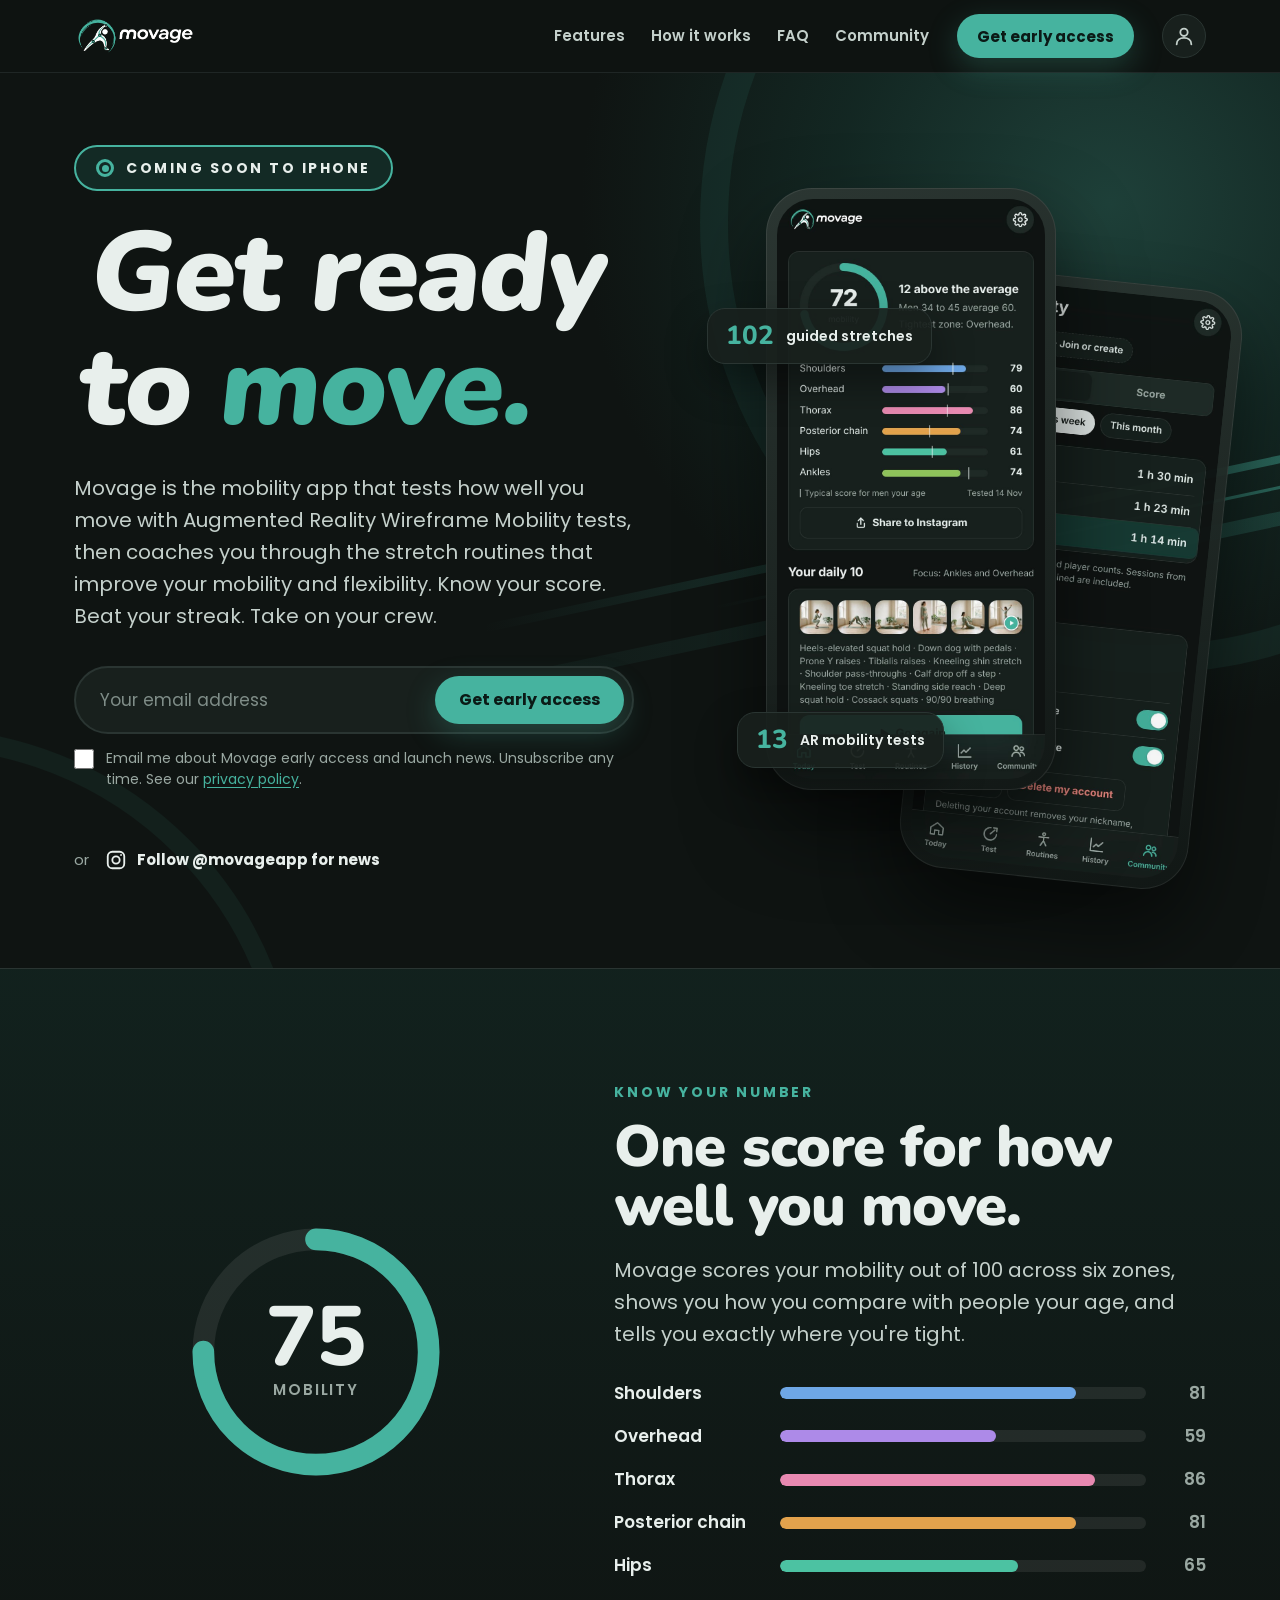
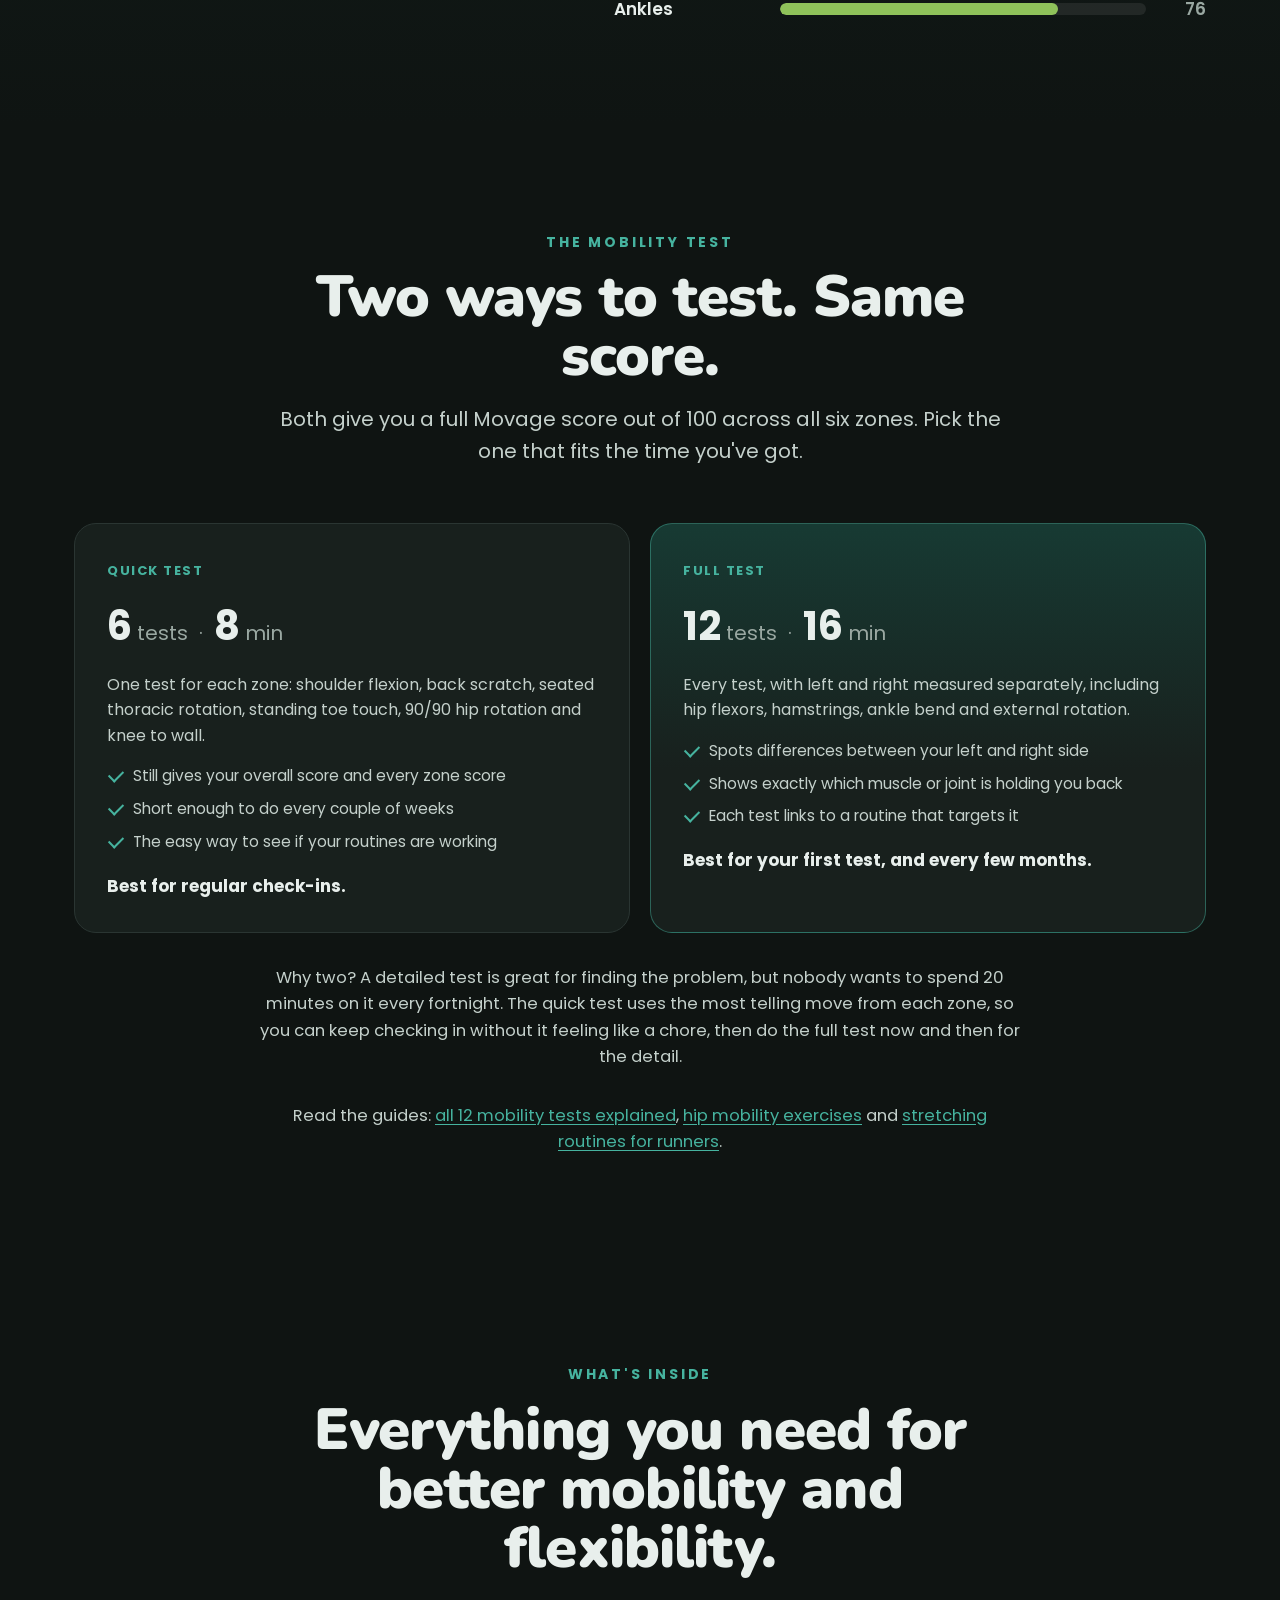
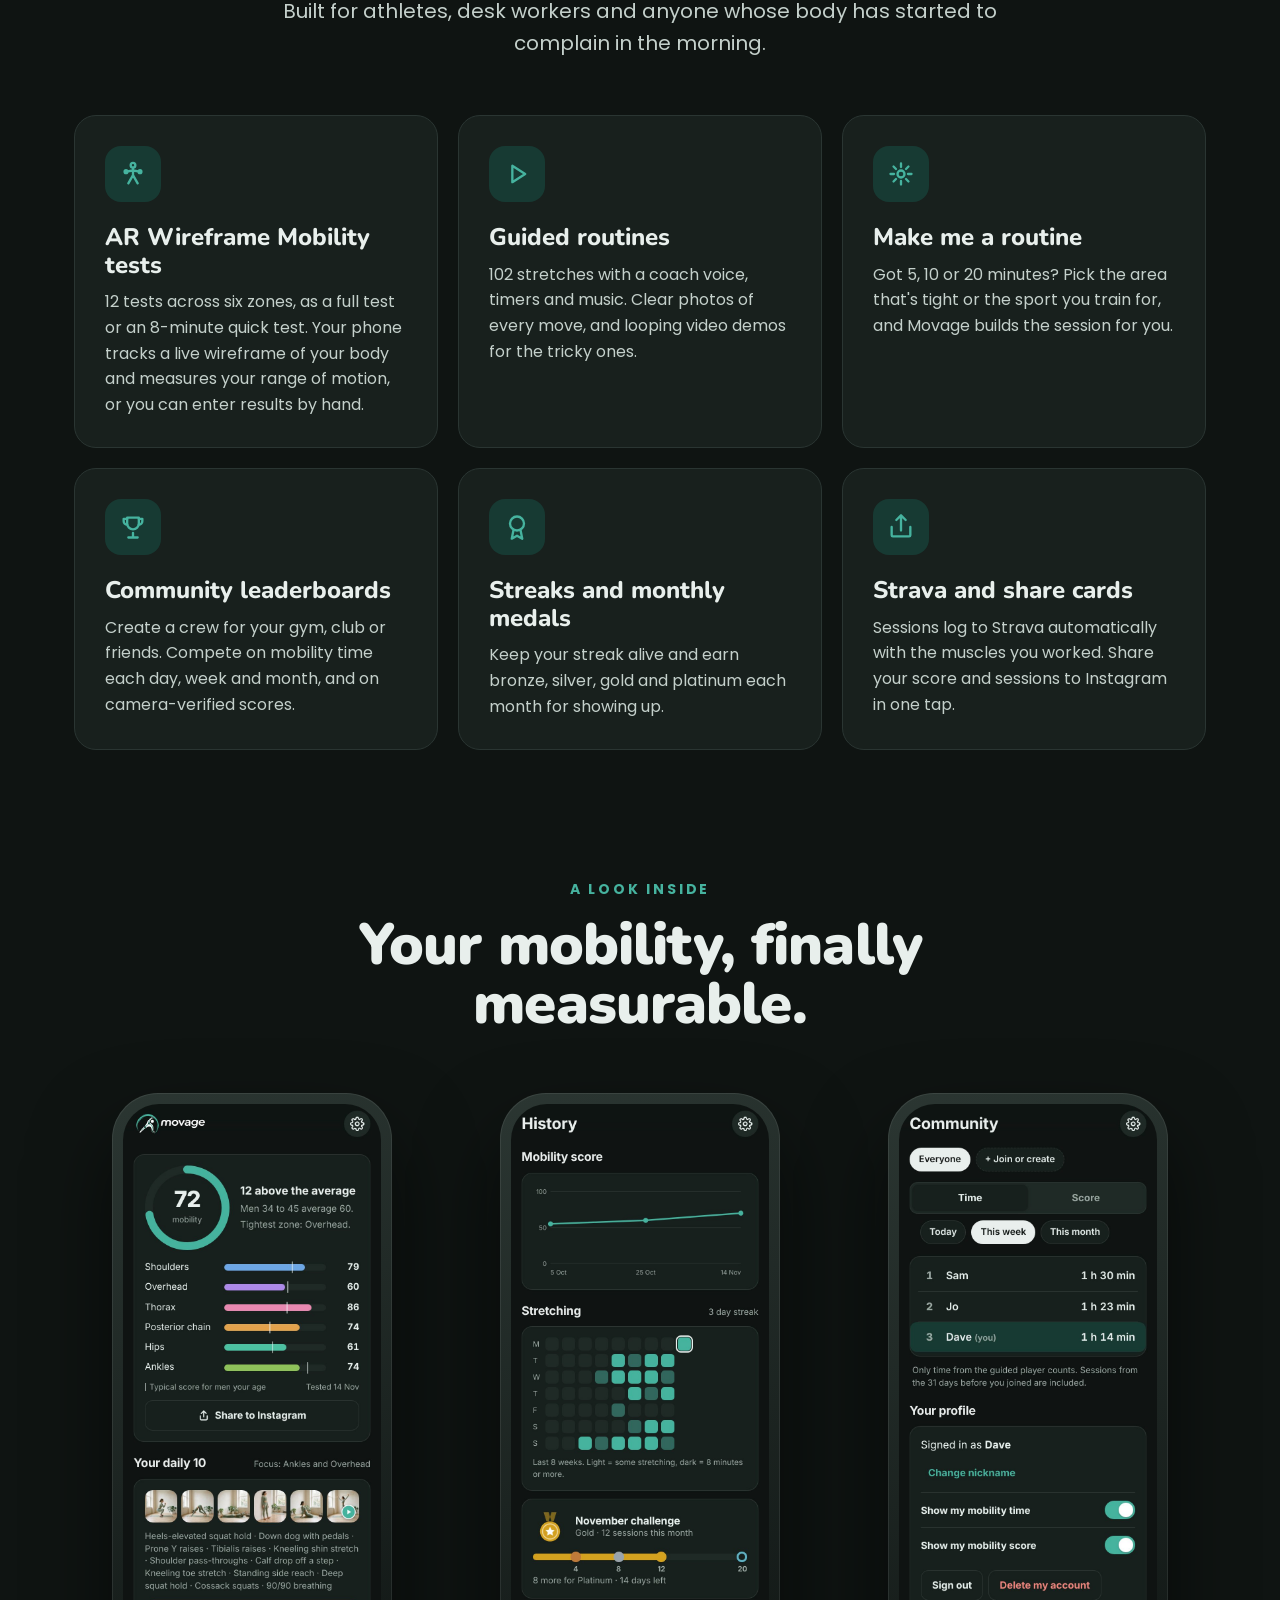
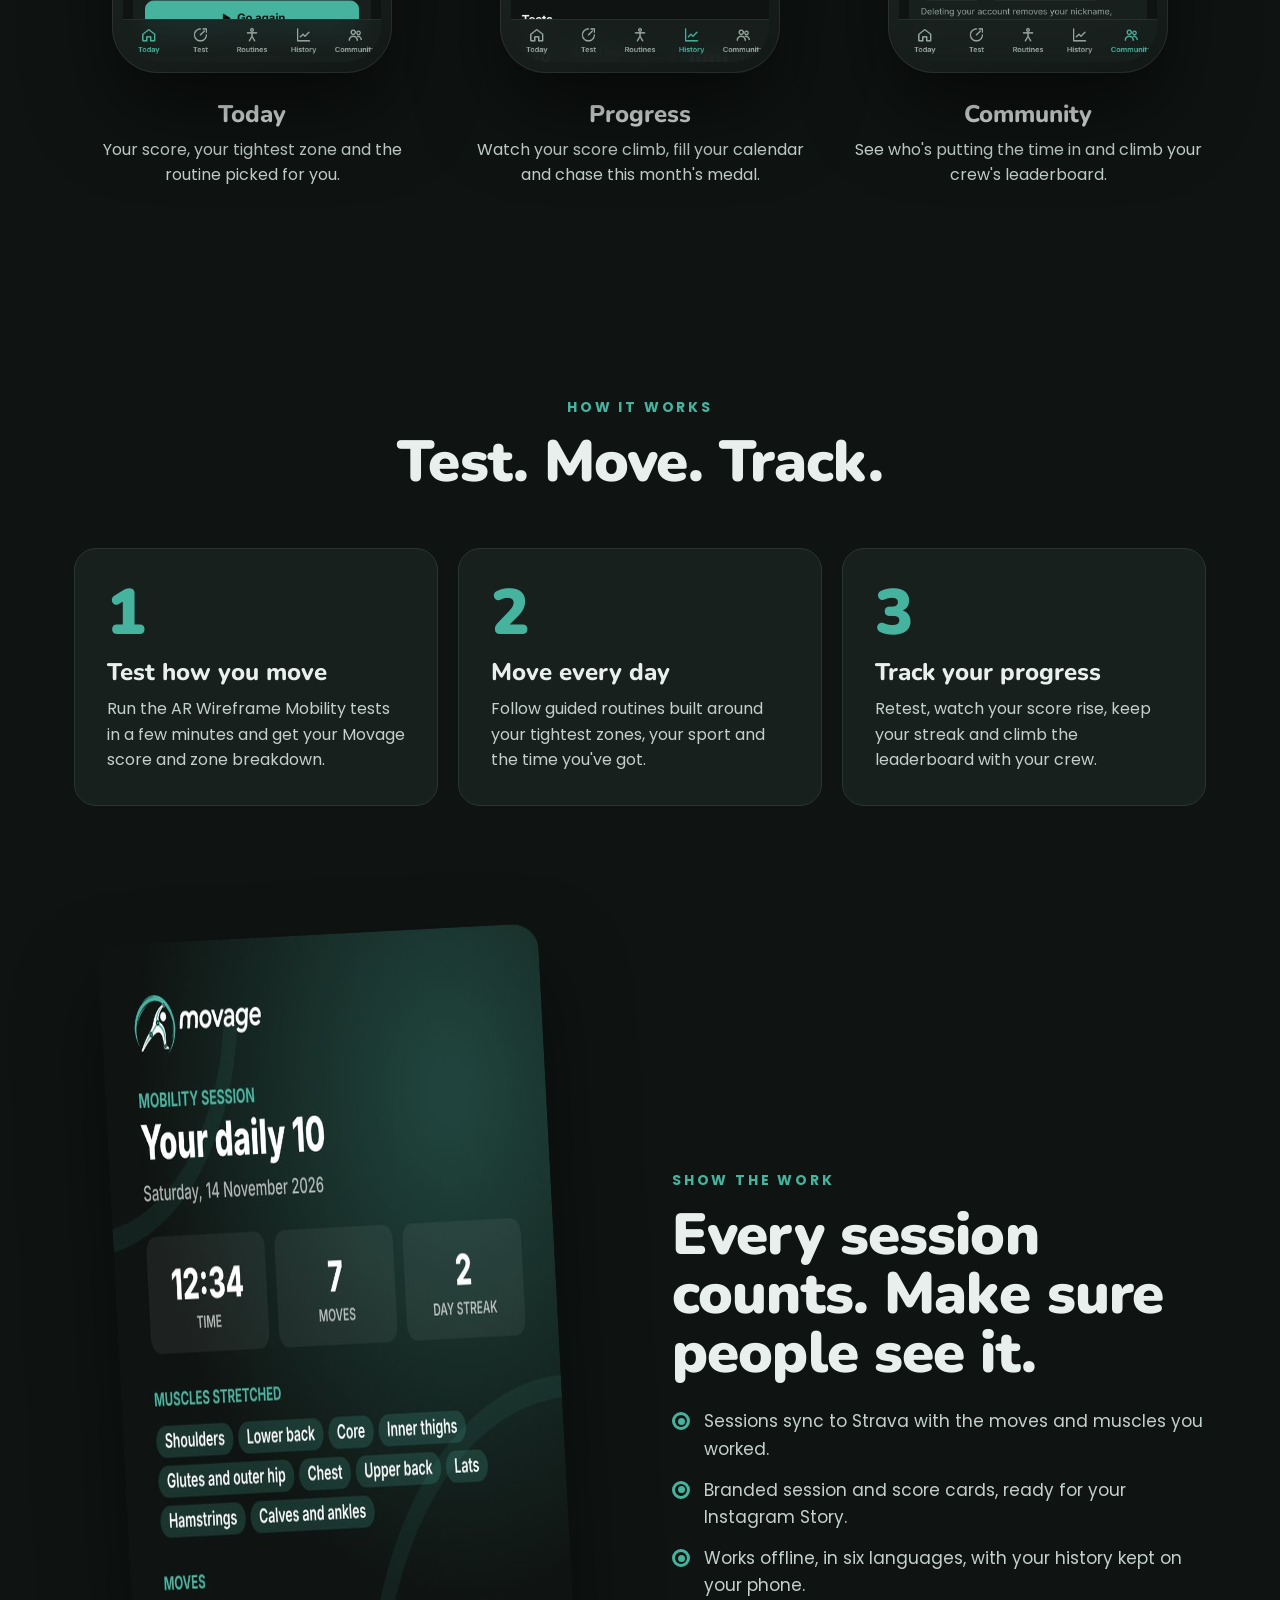
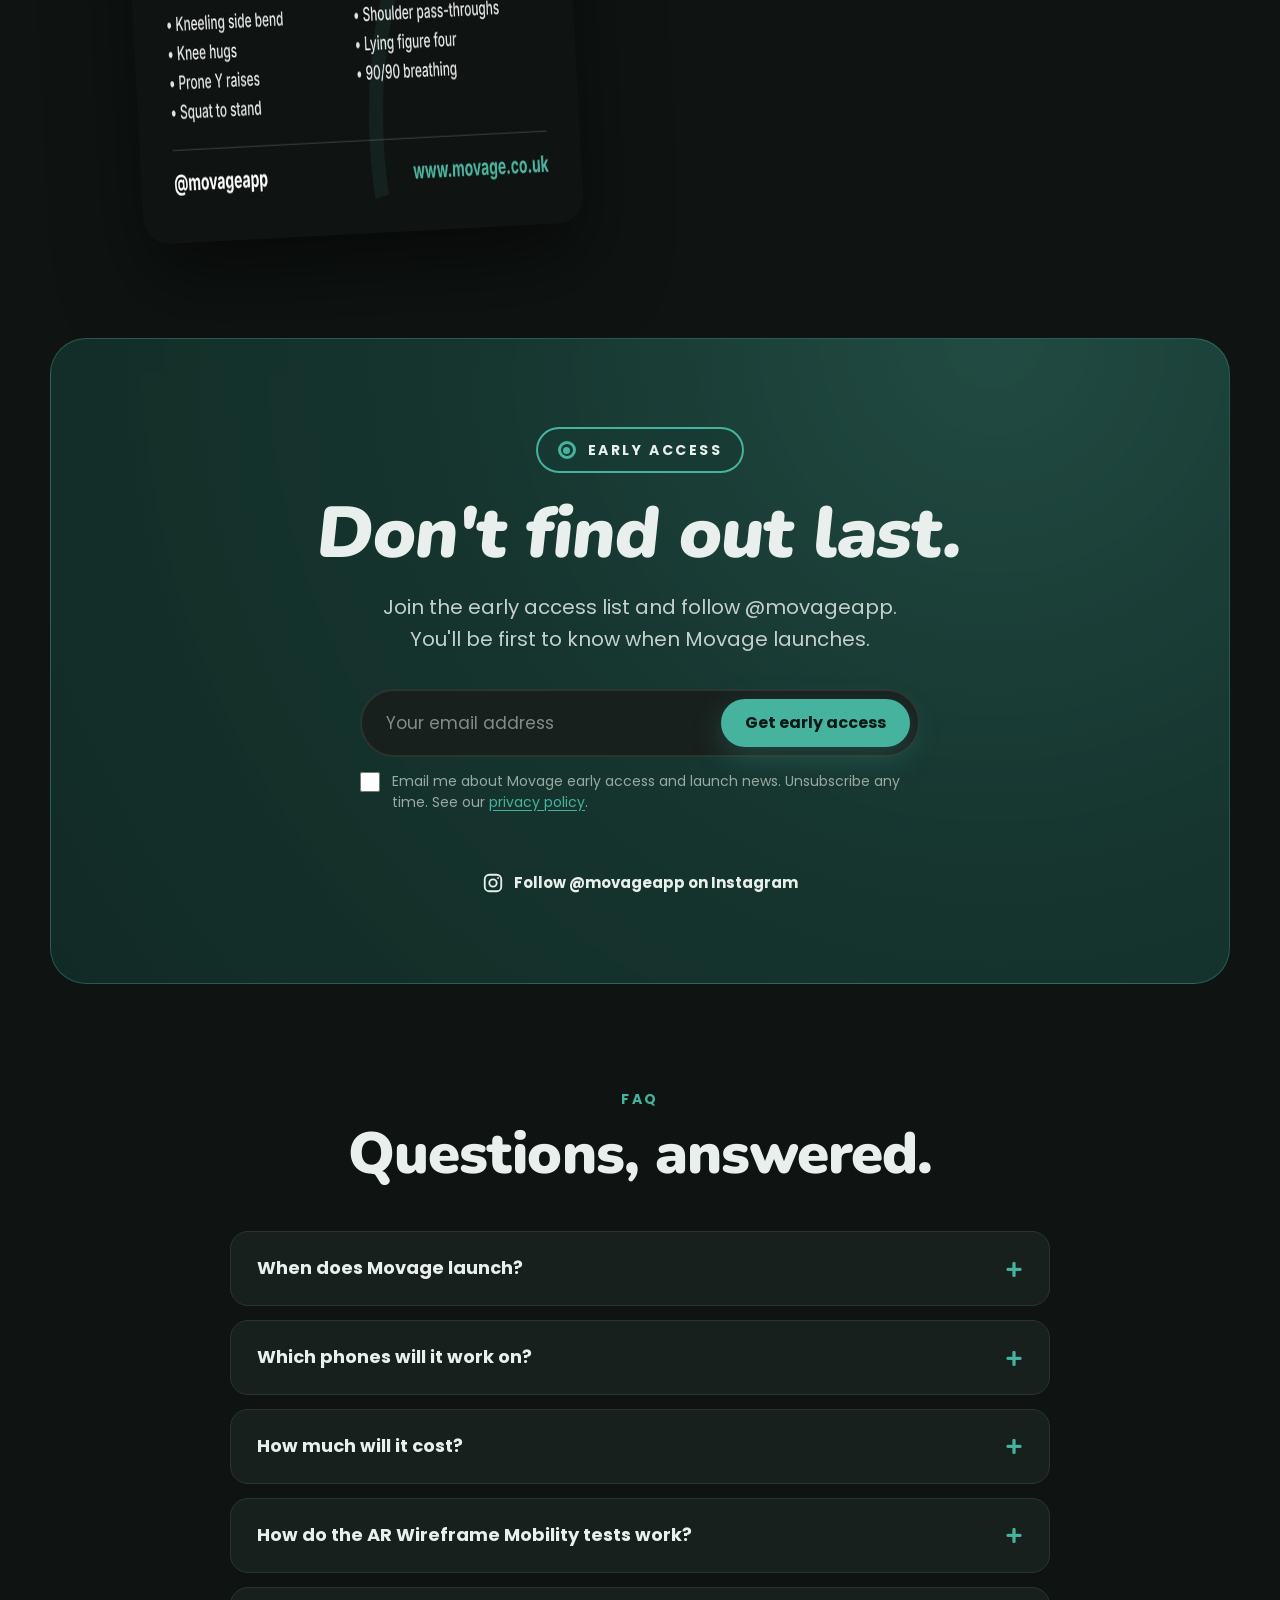
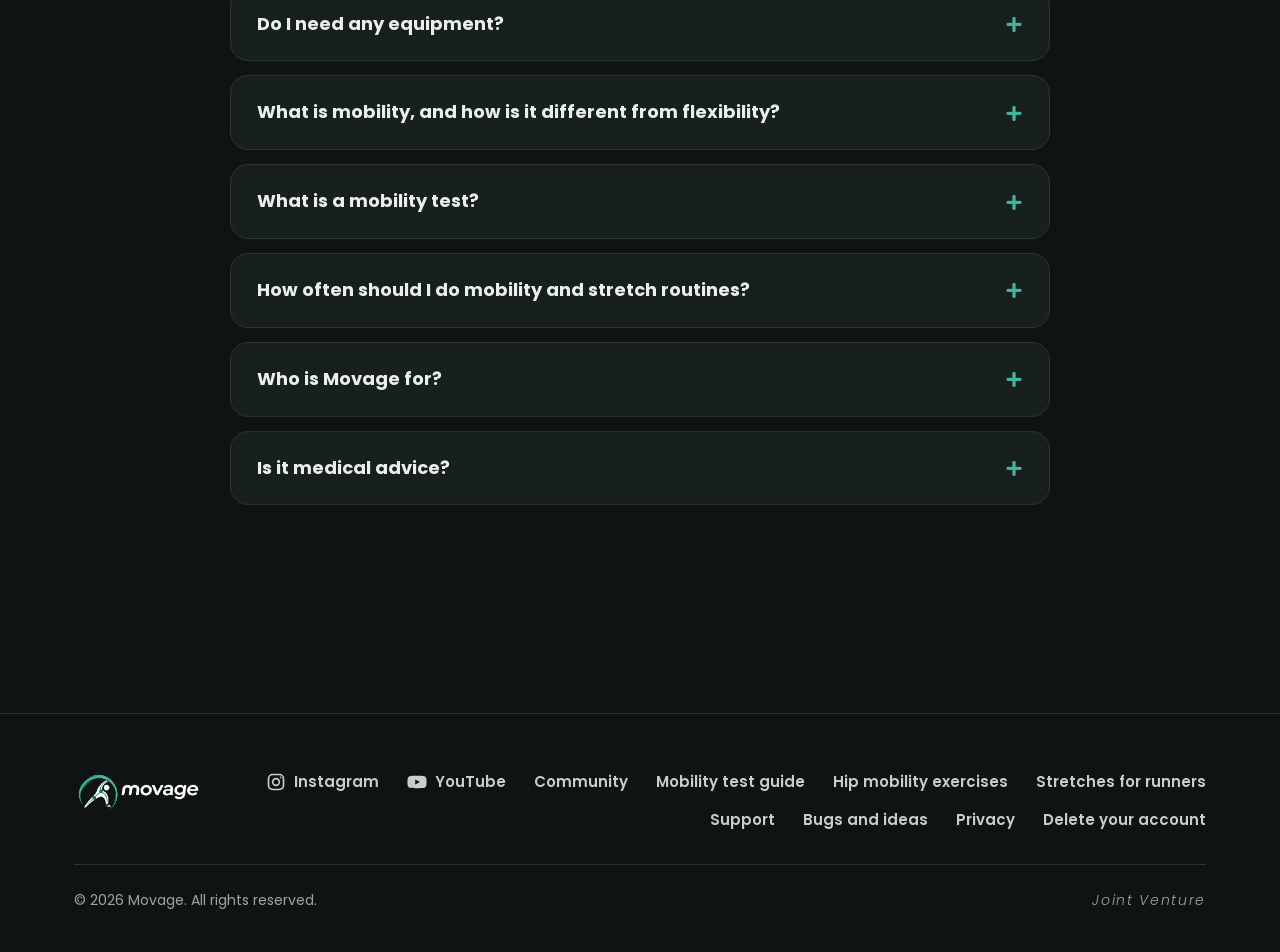
<file: index.html>
<!doctype html>
<html lang="en-GB">
<head>
<meta charset="utf-8">
<meta http-equiv="Content-Security-Policy" content="default-src 'self'; script-src 'self'; style-src 'self' 'unsafe-inline'; img-src 'self' data:; font-src 'self'; connect-src 'self' https://atmoejivzryboipwvwdv.supabase.co wss://atmoejivzryboipwvwdv.supabase.co; object-src 'none'; base-uri 'self'; form-action 'self'; frame-src 'none'; manifest-src 'self'; upgrade-insecure-requests">
<meta name="referrer" content="strict-origin-when-cross-origin">
<meta name="viewport" content="width=device-width, initial-scale=1, viewport-fit=cover">
<title>Movage | Mobility App: Mobility Test and Stretch Routines</title>
<meta name="description" content="Movage is the mobility app for iPhone: take a camera mobility test, get your mobility and flexibility score, then follow guided stretch routines built for you.">
<meta name="robots" content="index, follow, max-image-preview:large">
<meta name="theme-color" content="#0f1412">
<link rel="canonical" href="https://www.movage.co.uk/">
<meta property="og:type" content="website">
<meta property="og:site_name" content="Movage">
<meta property="og:title" content="Movage: the mobility app with a camera mobility test and guided stretch routines">
<meta property="og:description" content="Test your mobility and flexibility with your phone camera, then follow guided stretching routines built around your tightest areas. Coming soon to iPhone.">
<meta property="og:locale" content="en_GB">
<meta property="og:image:alt" content="Movage mobility app showing a mobility score and zone breakdown">
<meta property="og:url" content="https://www.movage.co.uk/">
<meta property="og:image" content="https://www.movage.co.uk/assets/og-image.png">
<meta property="og:image:width" content="1200">
<meta property="og:image:height" content="630">
<meta name="twitter:card" content="summary_large_image">
<meta name="twitter:title" content="Movage: mobility test and stretch routines app">
<meta name="twitter:description" content="Test your mobility with your phone camera, then follow guided stretch routines. Coming soon to iPhone.">
<meta name="twitter:image" content="https://www.movage.co.uk/assets/og-image.png">
<link rel="icon" href="favicon.ico" sizes="any">
<link rel="manifest" href="site.webmanifest">
<link rel="icon" type="image/png" sizes="32x32" href="assets/favicon-32.png">
<link rel="icon" type="image/png" sizes="192x192" href="assets/favicon-192.png">
<link rel="apple-touch-icon" href="assets/apple-touch-icon.png">
<link rel="preload" href="assets/fonts/nunito-latin-900-normal.woff2" as="font" type="font/woff2" crossorigin>
<link rel="preload" href="assets/fonts/poppins-latin-400-normal.woff2" as="font" type="font/woff2" crossorigin>
<link rel="stylesheet" href="assets/site.css?v=25">
<script type="application/ld+json">[{"@context":"https://schema.org","@type":"Organization","@id":"https://www.movage.co.uk/#org","name":"Movage","url":"https://www.movage.co.uk/","logo":"https://www.movage.co.uk/assets/favicon-192.png","sameAs":["https://www.instagram.com/movageapp/","https://www.youtube.com/@movageapp"]},{"@context":"https://schema.org","@type":"WebSite","@id":"https://www.movage.co.uk/#website","name":"Movage","url":"https://www.movage.co.uk/","publisher":{"@id":"https://www.movage.co.uk/#org"},"inLanguage":"en-GB"},{"@context":"https://schema.org","@type":"MobileApplication","name":"Movage","operatingSystem":"iOS","applicationCategory":"HealthApplication","applicationSubCategory":"Mobility and stretching","description":"Mobility app with an Augmented Reality camera mobility test, a mobility and flexibility score across six zones, and guided stretch routines.","url":"https://www.movage.co.uk/","publisher":{"@id":"https://www.movage.co.uk/#org"},"featureList":["Camera mobility test (12 tests, or a 6-test quick test)","Mobility score out of 100 across six zones","102 guided stretches with video demos","Routines for sports, lifts and tight areas","Community leaderboards and monthly challenges"]},{"@context":"https://schema.org","@type":"FAQPage","mainEntity":[{"@type":"Question","name":"When does Movage launch?","acceptedAnswer":{"@type":"Answer","text":"Soon. We're putting the finishing touches to the app now. The early access list and our Instagram followers will hear first."}},{"@type":"Question","name":"Which phones will it work on?","acceptedAnswer":{"@type":"Answer","text":"Movage is launching on iPhone first."}},{"@type":"Question","name":"How much will it cost?","acceptedAnswer":{"@type":"Answer","text":"We'll share pricing before launch, and the early access list will hear about it first."}},{"@type":"Question","name":"How do the AR Wireframe Mobility tests work?","acceptedAnswer":{"@type":"Answer","text":"You prop your phone up and move in front of the camera. Movage tracks a wireframe of your body on your phone and measures your range of motion. The video is processed on your phone and isn't recorded or uploaded."}},{"@type":"Question","name":"Do I need any equipment?","acceptedAnswer":{"@type":"Answer","text":"No. A bit of floor space is enough. A few moves use a towel, a wall, a chair or a step, and you can skip any you can't do."}},{"@type":"Question","name":"What is mobility, and how is it different from flexibility?","acceptedAnswer":{"@type":"Answer","text":"Flexibility is how far a muscle can lengthen. Mobility is how far you can actively move a joint through its range, with control. You need both: good mobility lets you squat deeper, reach overhead and rotate without your body compensating. Movage measures both, joint by joint."}},{"@type":"Question","name":"What is a mobility test?","acceptedAnswer":{"@type":"Answer","text":"A mobility test checks your range of motion at key joints, like shoulder flexion, thoracic rotation, the straight leg raise, hip rotation and ankle dorsiflexion (knee to wall). Movage runs 12 of these with your phone camera, or 6 in the 8-minute quick test, and turns them into a score out of 100 across six zones."}},{"@type":"Question","name":"How often should I do mobility and stretch routines?","acceptedAnswer":{"@type":"Answer","text":"Little and often works best. A 5 to 15 minute stretching routine most days does more than one long session a week. Movage builds a daily routine around your tightest zones, and you can retest every couple of weeks to see your mobility improve."}},{"@type":"Question","name":"Who is Movage for?","acceptedAnswer":{"@type":"Answer","text":"Anyone who wants to move better: runners, cyclists, lifters, CrossFit and HYROX athletes, golfers, and people who sit at a desk all day. There are mobility routines for specific sports and lifts, for tight hips, a stiff back and sore shoulders, and gentle routines you can do in bed."}},{"@type":"Question","name":"Is it medical advice?","acceptedAnswer":{"@type":"Answer","text":"No. Movage gives general mobility guidance, not medical advice. If you have an injury, pain or a medical condition, check with a physiotherapist or doctor first, and stop any move that hurts."}}]}]</script>
</head>
<body>
<a class="skip" href="#main">Skip to content</a>

<header class="top">
  <div class="wrap">
    <a class="brand" href="./" aria-label="Movage mobility app home page"><img src="assets/logo-h-dark.png" alt="Movage mobility app logo" width="441" height="150"></a>
    <nav class="nav" aria-label="Main">
      <a href="#features">Features</a>
      <a href="#how">How it works</a>
      <a href="#faq">FAQ</a>
      <a href="community.html">Community</a>
    </nav>
    <a class="btn btn-primary" href="#join">Get early access</a>
  </div>
</header>

<main id="main">

<section class="hero" aria-labelledby="hero-title">
  <div class="glow glow-a" aria-hidden="true"></div>
  <div class="arc arc-a" aria-hidden="true"></div>
  <div class="arc arc-b" aria-hidden="true"></div>
  <div class="streaks" aria-hidden="true"><i></i><i></i><i></i></div>
  <div class="wrap hero-grid">
    <div>
      <span class="pill"><span class="node" aria-hidden="true"></span>Coming soon to iPhone</span>
      <h1 id="hero-title">Get ready to <span class="accent">move.</span></h1>
      <p class="lede" id="join">Movage is the mobility app that tests how well you move with Augmented Reality Wireframe Mobility tests, then coaches you through the stretch routines that improve your mobility and flexibility. Know your score. Beat your streak. Take on your crew.</p>
      <form class="signup" id="signup" novalidate>
        <label class="hp" aria-hidden="true">Leave this empty <input type="text" name="company" tabindex="-1" autocomplete="off"></label>
        <div class="field">
          <label for="email-hero" class="hp">Email address</label>
          <input id="email-hero" type="email" name="email" inputmode="email" autocomplete="email" placeholder="Your email address" required>
          <button class="btn btn-primary" type="submit">Get early access</button>
        </div>
        <label class="consent"><input type="checkbox" name="consent" required> <span>Email me about Movage early access and launch news. Unsubscribe any time. See our <a href="privacy.html">privacy policy</a>.</span></label>
        <p class="msg" role="status" aria-live="polite"></p>
      </form>
      <div class="or"><span>or</span>
        <a class="ig" href="https://www.instagram.com/movageapp/" rel="noopener" target="_blank"><svg viewBox="0 0 24 24" fill="none" stroke="currentColor" stroke-width="2" aria-hidden="true"><rect x="3" y="3" width="18" height="18" rx="5"/><circle cx="12" cy="12" r="4"/><circle cx="17.5" cy="6.5" r="1" fill="currentColor" stroke="none"/></svg>Follow @movageapp for news</a>
      </div>
    </div>
    <div class="phones" aria-hidden="true">
      <div class="phone phone-b"><img src="assets/screen-community.jpg" alt="Movage mobility app Community leaderboard on iPhone" width="780" height="1688" loading="eager"></div>
      <div class="phone phone-a"><img src="assets/screen-home.jpg?v=3" alt="Movage mobility app on iPhone showing a mobility score of 72 and zone scores for shoulders, hips and ankles" width="780" height="1688" loading="eager"></div>
      <div class="badge badge-a"><b>102</b><span>guided stretches</span></div>
      <div class="badge badge-b"><b>13</b><span>AR mobility tests</span></div>
    </div>
  </div>
</section>

<section class="sec score" aria-labelledby="score-title">
  <div class="wrap score-grid">
    <div class="ring" role="img" aria-label="Example Movage score of 75 out of 100">
      <svg viewBox="0 0 120 120" aria-hidden="true"><circle cx="60" cy="60" r="52" fill="none" stroke="rgba(255,255,255,.08)" stroke-width="10"/><circle cx="60" cy="60" r="52" fill="none" stroke="#46b39f" stroke-width="10" stroke-linecap="round" stroke-dasharray="245 327"/></svg>
      <div class="num"><div><b>75</b><span>Mobility</span></div></div>
    </div>
    <div>
      <p class="eyebrow">Know your number</p>
      <h2 id="score-title" style="margin-top:14px">One score for how well you move.</h2>
      <p class="lede" style="margin-top:18px">Movage scores your mobility out of 100 across six zones, shows you how you compare with people your age, and tells you exactly where you're tight.</p>
      <div class="zones" style="margin-top:30px" aria-label="Example zone scores">
        <div class="zone"><span>Shoulders</span><span class="bar"><i style="width:81%;background:var(--z-sh)"></i></span><em>81</em></div>
        <div class="zone"><span>Overhead</span><span class="bar"><i style="width:59%;background:var(--z-oh)"></i></span><em>59</em></div>
        <div class="zone"><span>Thorax</span><span class="bar"><i style="width:86%;background:var(--z-th)"></i></span><em>86</em></div>
        <div class="zone"><span>Posterior chain</span><span class="bar"><i style="width:81%;background:var(--z-pc)"></i></span><em>81</em></div>
        <div class="zone"><span>Hips</span><span class="bar"><i style="width:65%;background:var(--z-hp)"></i></span><em>65</em></div>
        <div class="zone"><span>Ankles</span><span class="bar"><i style="width:76%;background:var(--z-an)"></i></span><em>76</em></div>
      </div>
    </div>
  </div>
</section>

<section class="sec" id="tests" aria-labelledby="tests-title">
  <div class="wrap">
    <div class="sec-head center">
      <p class="eyebrow">The mobility test</p>
      <h2 id="tests-title">Two ways to test. Same score.</h2>
      <p class="lede">Both give you a full Movage score out of 100 across all six zones. Pick the one that fits the time you've got.</p>
    </div>
    <div class="testopts">
      <article class="topt">
        <p class="topt-tag">Quick test</p>
        <p class="topt-big"><b>6</b> tests <span>&middot;</span> <b>8</b> min</p>
        <p>One test for each zone: shoulder flexion, back scratch, seated thoracic rotation, standing toe touch, 90/90 hip rotation and knee to wall.</p>
        <ul>
          <li>Still gives your overall score and every zone score</li>
          <li>Short enough to do every couple of weeks</li>
          <li>The easy way to see if your routines are working</li>
        </ul>
        <p class="topt-best">Best for regular check-ins.</p>
      </article>
      <article class="topt full">
        <p class="topt-tag">Full test</p>
        <p class="topt-big"><b>12</b> tests <span>&middot;</span> <b>16</b> min</p>
        <p>Every test, with left and right measured separately, including hip flexors, hamstrings, ankle bend and external rotation.</p>
        <ul>
          <li>Spots differences between your left and right side</li>
          <li>Shows exactly which muscle or joint is holding you back</li>
          <li>Each test links to a routine that targets it</li>
        </ul>
        <p class="topt-best">Best for your first test, and every few months.</p>
      </article>
    </div>
    <p class="testwhy">Why two? A detailed test is great for finding the problem, but nobody wants to spend 20 minutes on it every fortnight. The quick test uses the most telling move from each zone, so you can keep checking in without it feeling like a chore, then do the full test now and then for the detail.</p>
     <p class="testwhy">Read the guides: <a href="mobility-test.html">all 12 mobility tests explained</a>, <a href="hip-mobility-exercises.html">hip mobility exercises</a> and <a href="stretching-routines-for-runners.html">stretching routines for runners</a>.</p>
  </div>
</section>

<section class="sec" id="features" aria-labelledby="features-title">
  <div class="wrap">
    <div class="sec-head center">
      <p class="eyebrow">What's inside</p>
      <h2 id="features-title">Everything you need for better mobility and flexibility.</h2>
      <p class="lede">Built for athletes, desk workers and anyone whose body has started to complain in the morning.</p>
    </div>
    <div class="features">
      <article class="feat">
        <div class="ico"><svg viewBox="0 0 24 24" fill="none" stroke="currentColor" stroke-width="2" stroke-linecap="round" stroke-linejoin="round" aria-hidden="true"><circle cx="12" cy="4.5" r="2"/><path d="M12 7v6l-4 7M12 13l4 7M6 10l6-1 6 1"/><circle cx="6" cy="10" r="1.2"/><circle cx="18" cy="10" r="1.2"/></svg></div>
        <h3>AR Wireframe Mobility tests</h3>
        <p>12 tests across six zones, as a full test or an 8-minute quick test. Your phone tracks a live wireframe of your body and measures your range of motion, or you can enter results by hand.</p>
      </article>
      <article class="feat">
        <div class="ico"><svg viewBox="0 0 24 24" fill="none" stroke="currentColor" stroke-width="2" stroke-linecap="round" stroke-linejoin="round" aria-hidden="true"><path d="M8 5v14l11-7z"/></svg></div>
        <h3>Guided routines</h3>
        <p>102 stretches with a coach voice, timers and music. Clear photos of every move, and looping video demos for the tricky ones.</p>
      </article>
      <article class="feat">
        <div class="ico"><svg viewBox="0 0 24 24" fill="none" stroke="currentColor" stroke-width="2" stroke-linecap="round" stroke-linejoin="round" aria-hidden="true"><path d="M12 3v3M12 18v3M3 12h3M18 12h3M5.6 5.6l2.1 2.1M16.3 16.3l2.1 2.1M5.6 18.4l2.1-2.1M16.3 7.7l2.1-2.1"/><circle cx="12" cy="12" r="3"/></svg></div>
        <h3>Make me a routine</h3>
        <p>Got 5, 10 or 20 minutes? Pick the area that's tight or the sport you train for, and Movage builds the session for you.</p>
      </article>
      <article class="feat">
        <div class="ico"><svg viewBox="0 0 24 24" fill="none" stroke="currentColor" stroke-width="2" stroke-linecap="round" stroke-linejoin="round" aria-hidden="true"><path d="M8 21h8M12 17v4M7 4h10v5a5 5 0 0 1-10 0z"/><path d="M17 5h3v2a3 3 0 0 1-3 3M7 5H4v2a3 3 0 0 0 3 3"/></svg></div>
        <h3>Community leaderboards</h3>
        <p>Create a crew for your gym, club or friends. Compete on mobility time each day, week and month, and on camera-verified scores.</p>
      </article>
      <article class="feat">
        <div class="ico"><svg viewBox="0 0 24 24" fill="none" stroke="currentColor" stroke-width="2" stroke-linecap="round" stroke-linejoin="round" aria-hidden="true"><circle cx="12" cy="9" r="6"/><path d="M9 14.5 7.5 22l4.5-2.5 4.5 2.5-1.5-7.5"/></svg></div>
        <h3>Streaks and monthly medals</h3>
        <p>Keep your streak alive and earn bronze, silver, gold and platinum each month for showing up.</p>
      </article>
      <article class="feat">
        <div class="ico"><svg viewBox="0 0 24 24" fill="none" stroke="currentColor" stroke-width="2" stroke-linecap="round" stroke-linejoin="round" aria-hidden="true"><path d="M4 12v7a1 1 0 0 0 1 1h14a1 1 0 0 0 1-1v-7"/><path d="M16 6l-4-4-4 4M12 2v13"/></svg></div>
        <h3>Strava and share cards</h3>
        <p>Sessions log to Strava automatically with the muscles you worked. Share your score and sessions to Instagram in one tap.</p>
      </article>
    </div>
  </div>
</section>

<section class="sec" style="padding-top:24px" aria-labelledby="screens-title">
  <div class="wrap">
    <div class="sec-head center">
      <p class="eyebrow">A look inside</p>
      <h2 id="screens-title">Your mobility, finally measurable.</h2>
    </div>
    <div class="screens">
      <figure class="screen" style="margin:0">
        <div class="phone"><img src="assets/screen-home.jpg?v=3" alt="Movage mobility app Today screen: mobility score of 72, zone scores and a daily 10 minute stretch routine" width="780" height="1688" loading="lazy"></div>
        <figcaption><h3>Today</h3><p>Your score, your tightest zone and the routine picked for you.</p></figcaption>
      </figure>
      <figure class="screen" style="margin:0">
        <div class="phone"><img src="assets/screen-history.jpg?v=2" alt="Movage History screen: mobility score progress chart, 8-week stretching calendar by day of the week and monthly challenge medals" width="780" height="1688" loading="lazy"></div>
        <figcaption><h3>Progress</h3><p>Watch your score climb, fill your calendar and chase this month's medal.</p></figcaption>
      </figure>
      <figure class="screen" style="margin:0">
        <div class="phone"><img src="assets/screen-community.jpg" alt="Movage Community leaderboard ranking club members by weekly mobility and stretching time" width="780" height="1688" loading="lazy"></div>
        <figcaption><h3>Community</h3><p>See who's putting the time in and climb your crew's leaderboard.</p></figcaption>
      </figure>
    </div>
  </div>
</section>

<section class="sec" id="how" aria-labelledby="how-title">
  <div class="wrap">
    <div class="sec-head center">
      <p class="eyebrow">How it works</p>
      <h2 id="how-title">Test. Move. Track.</h2>
    </div>
    <div class="steps">
      <div class="step"><h3>Test how you move</h3><p>Run the AR Wireframe Mobility tests in a few minutes and get your Movage score and zone breakdown.</p></div>
      <div class="step"><h3>Move every day</h3><p>Follow guided routines built around your tightest zones, your sport and the time you've got.</p></div>
      <div class="step"><h3>Track your progress</h3><p>Retest, watch your score rise, keep your streak and climb the leaderboard with your crew.</p></div>
    </div>
  </div>
</section>

<section class="sec" style="padding-top:24px" aria-labelledby="share-title">
  <div class="wrap share">
    <img src="assets/share-session.jpg?v=4" alt="Shareable Movage stretch routine card: 12 minute mobility session, 7 stretches, 2 day streak and muscles stretched" width="720" height="900" loading="lazy">
    <div>
      <p class="eyebrow">Show the work</p>
      <h2 id="share-title" style="margin-top:14px">Every session counts. Make sure people see it.</h2>
      <ul class="ticks">
        <li><span class="node" aria-hidden="true"></span><span>Sessions sync to Strava with the moves and muscles you worked.</span></li>
        <li><span class="node" aria-hidden="true"></span><span>Branded session and score cards, ready for your Instagram Story.</span></li>
        <li><span class="node" aria-hidden="true"></span><span>Works offline, in six languages, with your history kept on your phone.</span></li>
      </ul>
    </div>
  </div>
</section>

<section class="cta" aria-labelledby="cta-title">
  <div class="inner">
    <span class="pill"><span class="node" aria-hidden="true"></span>Early access</span>
    <h2 id="cta-title" style="margin-top:24px">Don't find out last.</h2>
    <p class="lede">Join the early access list and follow @movageapp. You'll be first to know when Movage launches.</p>
    <form class="signup" novalidate>
      <label class="hp" aria-hidden="true">Leave this empty <input type="text" name="company" tabindex="-1" autocomplete="off"></label>
      <div class="field">
        <label for="email-cta" class="hp">Email address</label>
        <input id="email-cta" type="email" name="email" inputmode="email" autocomplete="email" placeholder="Your email address" required>
        <button class="btn btn-primary" type="submit">Get early access</button>
      </div>
      <label class="consent"><input type="checkbox" name="consent" required> <span>Email me about Movage early access and launch news. Unsubscribe any time. See our <a href="privacy.html">privacy policy</a>.</span></label>
      <p class="msg" role="status" aria-live="polite"></p>
    </form>
    <div class="or"><a class="ig" href="https://www.instagram.com/movageapp/" rel="noopener" target="_blank"><svg viewBox="0 0 24 24" fill="none" stroke="currentColor" stroke-width="2" aria-hidden="true"><rect x="3" y="3" width="18" height="18" rx="5"/><circle cx="12" cy="12" r="4"/><circle cx="17.5" cy="6.5" r="1" fill="currentColor" stroke="none"/></svg>Follow @movageapp on Instagram</a></div>
  </div>
</section>

<section class="sec" id="faq" aria-labelledby="faq-title">
  <div class="wrap">
    <div class="sec-head center">
      <p class="eyebrow">FAQ</p>
      <h2 id="faq-title">Questions, answered.</h2>
    </div>
    <div class="faq">
      <details><summary>When does Movage launch?</summary><p>Soon. We're putting the finishing touches to the app now. The early access list and our Instagram followers will hear first.</p></details>
      <details><summary>Which phones will it work on?</summary><p>Movage is launching on iPhone first.</p></details>
      <details><summary>How much will it cost?</summary><p>We'll share pricing before launch, and the early access list will hear about it first.</p></details>
      <details><summary>How do the AR Wireframe Mobility tests work?</summary><p>You prop your phone up and move in front of the camera. Movage tracks a wireframe of your body on your phone and measures your range of motion. The video is processed on your phone and isn't recorded or uploaded.</p></details>
      <details><summary>Do I need any equipment?</summary><p>No. A bit of floor space is enough. A few moves use a towel, a wall, a chair or a step, and you can skip any you can't do.</p></details>
      <details><summary>What is mobility, and how is it different from flexibility?</summary><p>Flexibility is how far a muscle can lengthen. Mobility is how far you can actively move a joint through its range, with control. You need both: good mobility lets you squat deeper, reach overhead and rotate without your body compensating. Movage measures both, joint by joint.</p></details>
      <details><summary>What is a mobility test?</summary><p>A mobility test checks your range of motion at key joints, like shoulder flexion, thoracic rotation, the straight leg raise, hip rotation and ankle dorsiflexion (knee to wall). Movage runs 12 of these with your phone camera, or 6 in the 8-minute quick test, and turns them into a score out of 100 across six zones.</p></details>
      <details><summary>How often should I do mobility and stretch routines?</summary><p>Little and often works best. A 5 to 15 minute stretching routine most days does more than one long session a week. Movage builds a daily routine around your tightest zones, and you can retest every couple of weeks to see your mobility improve.</p></details>
      <details><summary>Who is Movage for?</summary><p>Anyone who wants to move better: runners, cyclists, lifters, CrossFit and HYROX athletes, golfers, and people who sit at a desk all day. There are mobility routines for specific sports and lifts, for tight hips, a stiff back and sore shoulders, and gentle routines you can do in bed.</p></details>
      <details><summary>Is it medical advice?</summary><p>No. Movage gives general mobility guidance, not medical advice. If you have an injury, pain or a medical condition, check with a physiotherapist or doctor first, and stop any move that hurts.</p></details>
    </div>
  </div>
</section>

</main>

<footer class="foot">
  <div class="wrap">
    <img src="assets/logo-h-dark.png" alt="Movage, the mobility test and stretching app" width="441" height="150" loading="lazy">
    <nav aria-label="Footer">
      <a class="soc" href="https://www.instagram.com/movageapp/" rel="noopener" target="_blank" aria-label="Movage on Instagram"><svg viewBox="0 0 24 24" fill="none" stroke="currentColor" stroke-width="2" aria-hidden="true"><rect x="3" y="3" width="18" height="18" rx="5"/><circle cx="12" cy="12" r="4"/><circle cx="17.5" cy="6.5" r="1" fill="currentColor" stroke="none"/></svg><span>Instagram</span></a><a class="soc" href="https://www.youtube.com/@movageapp" rel="noopener" target="_blank" aria-label="Movage on YouTube"><svg viewBox="0 0 24 24" aria-hidden="true"><path fill="currentColor" d="M23 7.2a3 3 0 0 0-2.1-2.1C19 4.6 12 4.6 12 4.6s-7 0-8.9.5A3 3 0 0 0 1 7.2 31 31 0 0 0 .5 12 31 31 0 0 0 1 16.8a3 3 0 0 0 2.1 2.1c1.9.5 8.9.5 8.9.5s7 0 8.9-.5a3 3 0 0 0 2.1-2.1 31 31 0 0 0 .5-4.8 31 31 0 0 0-.5-4.8z"/><path fill="var(--bg, #0f1412)" d="M9.8 15.1 15.6 12 9.8 8.9z"/></svg><span>YouTube</span></a>
      <a href="community.html">Community</a><a href="mobility-test.html">Mobility test guide</a><a href="hip-mobility-exercises.html">Hip mobility exercises</a><a href="stretching-routines-for-runners.html">Stretches for runners</a><a href="support.html">Support</a><a href="feedback.html">Bugs and ideas</a>
      <a href="privacy.html">Privacy</a>
      <a href="delete-account.html">Delete your account</a>
    </nav>
    <div class="fine"><span>&copy; 2026 Movage. All rights reserved.</span><span class="tag">Joint Venture</span></div>
  </div>
</footer>
<script src="assets/site.js?v=6" defer></script>
<script src="assets/foot.js?v=2" defer></script>
<script src="assets/track.js?v=3" defer></script>
</body>
</html>
</file>
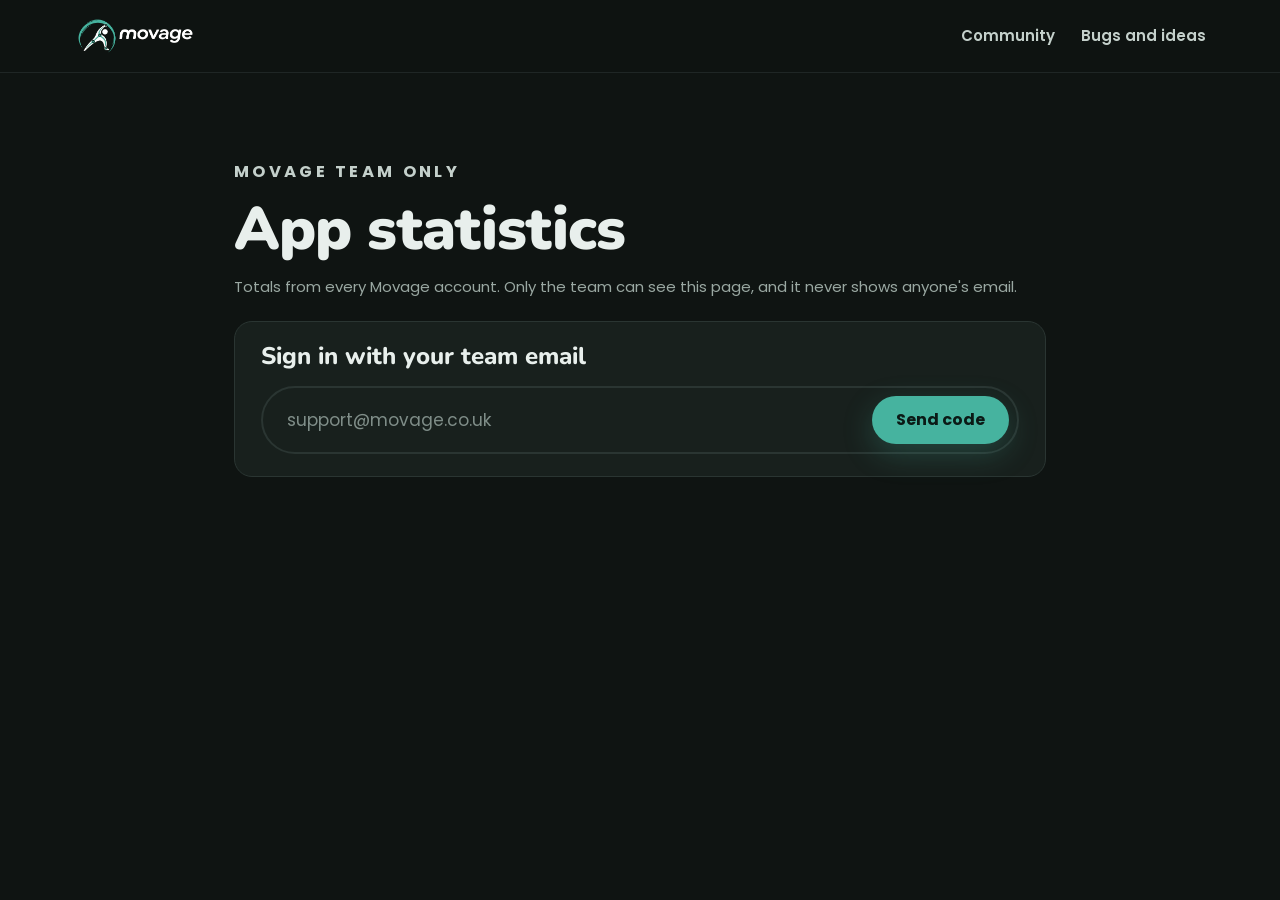
<file: admin.html>
<!doctype html>
<html lang="en-GB">
<head>
<meta charset="utf-8">
<meta http-equiv="Content-Security-Policy" content="default-src 'self'; script-src 'self'; style-src 'self' 'unsafe-inline'; img-src 'self' data:; font-src 'self'; connect-src 'self' https://atmoejivzryboipwvwdv.supabase.co wss://atmoejivzryboipwvwdv.supabase.co; object-src 'none'; base-uri 'self'; form-action 'self'; frame-src 'none'; manifest-src 'self'; upgrade-insecure-requests">
<meta name="referrer" content="strict-origin-when-cross-origin">
<meta name="viewport" content="width=device-width, initial-scale=1, viewport-fit=cover">
<title>Admin | Movage</title>
<meta name="robots" content="noindex, nofollow">
<meta name="theme-color" content="#0f1412">
<link rel="icon" href="favicon.ico" sizes="any">
<link rel="stylesheet" href="assets/site.css?v=16">
</head>
<body>
<a class="skip" href="#main">Skip to content</a>
<header class="top"><div class="wrap"><a class="brand" href="./" aria-label="Movage home"><img src="assets/logo-h-dark.png" alt="Movage" width="441" height="150"></a><nav class="nav" aria-label="Main"><a href="community.html">Community</a><a href="feedback.html">Bugs and ideas</a></nav></div></header>

<main id="main" class="doc fb cm adm">
<p class="eyebrow">Movage team only</p>
<h1>App statistics</h1>
<p class="meta">Totals from every Movage account. Only the team can see this page, and it never shows anyone's email.</p>

<section id="ad-auth" class="box fb-auth" hidden>
  <h2 class="fb-h">Sign in with your team email</h2>
  <form id="ad-email-form" class="fb-step" novalidate>
    <label class="hp" aria-hidden="true">Leave this empty <input type="text" name="company" tabindex="-1" autocomplete="off"></label>
    <label class="sr" for="ad-email">Email address</label>
    <div class="field"><input id="ad-email" type="email" autocomplete="email" inputmode="email" placeholder="support@movage.co.uk" required><button class="btn btn-primary" type="submit">Send code</button></div>
  </form>
  <form id="ad-code-form" class="fb-step" novalidate hidden>
    <p>We've sent a code to <strong id="ad-sent-to"></strong>.</p>
    <label class="sr" for="ad-code">Sign-in code</label>
    <div class="field"><input id="ad-code" type="text" inputmode="numeric" autocomplete="one-time-code" maxlength="8" placeholder="Enter the code" required><button class="btn btn-primary" type="submit">Sign in</button></div>
    <button class="fb-link" type="button" id="ad-restart">Use a different email</button>
  </form>
  <p class="fb-msg" id="ad-auth-msg" role="status" aria-live="polite"></p>
</section>

<section id="ad-denied" class="box" hidden>
  <h2 class="fb-h">This page is for the Movage team</h2>
  <p>You're signed in as <strong id="ad-who"></strong>, which isn't a team account. <button class="fb-link" type="button" id="ad-switch">Sign in with a different email</button></p>
</section>

<section id="ad-app" hidden>
  <div class="fb-bar">
    <span class="fb-who">Signed in as <strong id="ad-me"></strong></span>
    <span><label class="sr" for="ad-days">Period</label><select id="ad-days" class="fb-sel"><option value="7">Last 7 days</option><option value="30" selected>Last 30 days</option><option value="90">Last 90 days</option><option value="365">Last 12 months</option></select>
    <button class="fb-link" type="button" id="ad-refresh">Refresh</button> <button class="fb-link" type="button" id="ad-signout">Sign out</button></span>
  </div>
  <p class="fb-msg" id="ad-msg" role="status" aria-live="polite"></p>
  <div id="ad-body"></div>
  <p class="fb-fine">Sessions and scores only include people who use Community with "Show my mobility time" or "Show my mobility score" on, and the app only shares about the last month of sessions. Everything else (tests, routines and history) stays on each person's phone, so it isn't counted here.</p>
</section>

<noscript><div class="box"><p>This page needs JavaScript.</p></div></noscript>
</main>
<script src="assets/supabase.js"></script>
<script src="assets/admin.js?v=1"></script>
</body>
</html>
</file>
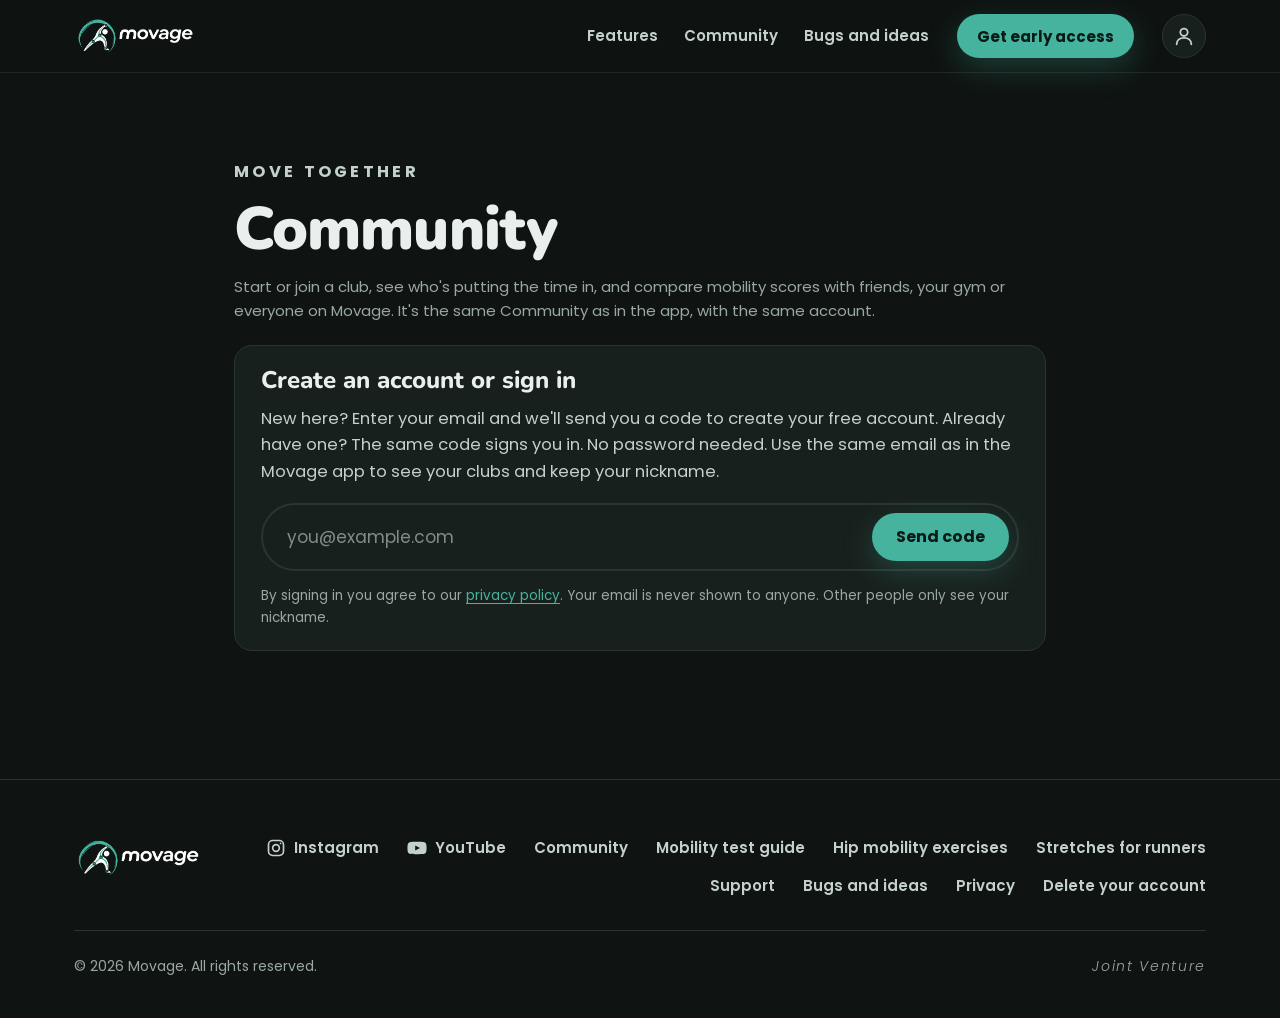
<file: community.html>
<!doctype html>
<html lang="en-GB">
<head>
<meta charset="utf-8">
<meta http-equiv="Content-Security-Policy" content="default-src 'self'; script-src 'self'; style-src 'self' 'unsafe-inline'; img-src 'self' data:; font-src 'self'; connect-src 'self' https://atmoejivzryboipwvwdv.supabase.co wss://atmoejivzryboipwvwdv.supabase.co; object-src 'none'; base-uri 'self'; form-action 'self'; frame-src 'none'; manifest-src 'self'; upgrade-insecure-requests">
<meta name="referrer" content="strict-origin-when-cross-origin">
<meta name="viewport" content="width=device-width, initial-scale=1, viewport-fit=cover">
<title>Mobility Leaderboards and Clubs | Movage Community</title>
<meta name="description" content="Join Movage Community: start a club for your gym or friends, compare mobility scores and stretching time on leaderboards, and earn monthly medals.">
<meta name="theme-color" content="#0f1412">
<link rel="canonical" href="https://www.movage.co.uk/community.html">
<link rel="icon" href="favicon.ico" sizes="any">
<link rel="manifest" href="site.webmanifest">
<link rel="icon" type="image/png" sizes="32x32" href="assets/favicon-32.png">
<link rel="apple-touch-icon" href="assets/apple-touch-icon.png">
<link rel="stylesheet" href="assets/site.css?v=25">
</head>
<body>
<a class="skip" href="#main">Skip to content</a>
<header class="top"><div class="wrap"><a class="brand" href="./" aria-label="Movage mobility app home page"><img src="assets/logo-h-dark.png" alt="Movage mobility app logo" width="441" height="150"></a><nav class="nav" aria-label="Main"><a href="./#features">Features</a><a href="community.html" aria-current="page">Community</a><a href="feedback.html">Bugs and ideas</a></nav><a class="btn btn-primary" href="./#join">Get early access</a></div></header>

<main id="main" class="doc fb cm">
<p class="eyebrow">Move together</p>
<h1>Community</h1>
<p class="meta">Start or join a club, see who's putting the time in, and compare mobility scores with friends, your gym or everyone on Movage. It's the same Community as in the app, with the same account.</p>

<!-- Signed out: email code sign-in -->
<section id="cm-auth" class="box fb-auth" hidden>
  <h2 class="fb-h">Create an account or sign in</h2>
  <p>New here? Enter your email and we'll send you a code to create your free account. Already have one? The same code signs you in. No password needed. Use the same email as in the Movage app to see your clubs and keep your nickname.</p>
  <form id="cm-email-form" class="fb-step" novalidate>
    <label class="hp" aria-hidden="true">Leave this empty <input type="text" name="company" tabindex="-1" autocomplete="off"></label>
    <label class="sr" for="cm-email">Email address</label>
    <div class="field"><input id="cm-email" type="email" autocomplete="email" inputmode="email" placeholder="you@example.com" required><button class="btn btn-primary" type="submit">Send code</button></div>
  </form>
  <form id="cm-code-form" class="fb-step" novalidate hidden>
    <p>We've sent a code to <strong id="cm-sent-to"></strong>. It can take a minute, so check your spam folder too.</p>
    <label class="sr" for="cm-code">Sign-in code</label>
    <div class="field"><input id="cm-code" type="text" inputmode="numeric" autocomplete="one-time-code" maxlength="8" placeholder="Enter the code" required><button class="btn btn-primary" type="submit">Sign in</button></div>
    <button class="fb-link" type="button" id="cm-restart">Use a different email</button>
  </form>
  <p class="fb-msg" id="cm-auth-msg" role="status" aria-live="polite"></p>
  <p class="fb-fine">By signing in you agree to our <a href="privacy.html">privacy policy</a>. Your email is never shown to anyone. Other people only see your nickname.</p>
</section>

<!-- First time: choose a nickname -->
<section id="cm-nick" class="box" hidden>
  <h2 class="fb-h" id="cm-nick-h">Choose a nickname</h2>
  <p id="cm-nick-who" class="cm-who"></p>
  <p>Your nickname is the only thing other people see on the leaderboards.</p>
  <form id="cm-nick-form" novalidate>
    <label class="fb-l" for="cm-nick-in">Nickname <span class="fb-opt">(shown on leaderboards)</span></label>
    <input class="fb-in" id="cm-nick-in" maxlength="20" autocomplete="nickname" placeholder="2 to 20 characters" required>
    <div class="cm-two">
      <div><label class="fb-l" for="cm-fn">First name</label><input class="fb-in" id="cm-fn" maxlength="40" autocomplete="given-name" autocapitalize="words" required></div>
      <div><label class="fb-l" for="cm-ln">Last name</label><input class="fb-in" id="cm-ln" maxlength="60" autocomplete="family-name" autocapitalize="words" required></div>
    </div>
    <div class="cm-two">
      <div><label class="fb-l" for="cm-country">Country</label><select class="fb-in" id="cm-country" autocomplete="country" required></select></div>
      <div><label class="fb-l" for="cm-age">Age <span class="fb-opt">(optional)</span></label><input class="fb-in" id="cm-age" type="number" inputmode="numeric" min="13" max="120" placeholder="e.g. 34"></div>
    </div>
    <div class="cm-two">
      <div><label class="fb-l" for="cm-gender">Gender <span class="fb-opt">(optional)</span></label><select class="fb-in" id="cm-gender"><option value="">Choose</option><option value="female">Female</option><option value="male">Male</option><option value="nonbinary">Non-binary</option><option value="other">Other</option><option value="na">Prefer not to say</option></select></div>
      <div></div>
    </div>
    <p class="fb-fine">Your name, country, age and gender are private. Nobody else on Movage sees them; leaderboards only ever show your nickname.</p>
    <label class="cm-check"><input type="checkbox" id="cm-st" checked> Show my mobility time on leaderboards</label>
    <label class="cm-check"><input type="checkbox" id="cm-ss" checked> Show my mobility score on leaderboards</label>
    <p class="fb-msg" id="cm-nick-msg" role="status" aria-live="polite"></p>
    <div class="fb-row"><button class="btn btn-primary" type="submit">Save</button><button class="btn btn-ghost" type="button" id="cm-nick-cancel" hidden>Cancel</button></div>
  </form>
</section>

<!-- Signed in -->
<section id="cm-app" hidden>
  <div class="fb-bar">
    <span class="fb-who">Signed in as <strong id="cm-me"></strong></span>
    <button class="fb-link" type="button" id="cm-signout">Sign out</button>
  </div>

  <div class="fb-chips cm-views" role="tablist" aria-label="View">
    <button type="button" class="fb-chip on" data-view="boards" role="tab" aria-selected="true">Leaderboards</button>
    <button type="button" class="fb-chip" data-view="mine" role="tab" aria-selected="false">My activity</button>
  </div>

  <section id="cm-mine" hidden aria-live="polite">
    <div class="box cm-chal" id="cm-chal"></div>
    <div class="cm-stats" id="cm-stats"></div>
    <div class="box cm-chart"><h2 class="fb-h">Last 30 days</h2><div class="cm-bars" id="cm-bars" role="img"></div><p class="fb-fine" id="cm-bars-cap"></p></div>
    <div class="box cm-score"><h2 class="fb-h">Your mobility score</h2><div id="cm-myscore"></div></div>
    <div class="box"><h2 class="fb-h">Your account</h2><dl class="cm-acct" id="cm-acct"></dl></div>
    <p class="fb-fine" id="cm-mine-note">This shows what the Movage app has shared with your account: guided sessions from about the last month (while "Show my mobility time" is on) and your latest mobility score (while "Show my mobility score" is on). Your full history stays private on your phone.</p>
  </section>

  <div id="cm-boardsview">
  <div class="cm-scopes" role="tablist" aria-label="Leaderboard" id="cm-scopes"></div>

  <div class="fb-chips cm-boards" role="tablist" aria-label="Board" id="cm-boards"></div>
  <div class="fb-chips cm-sub" id="cm-sub"></div>

  <p class="fb-msg" id="cm-list-msg" role="status" aria-live="polite"></p>
  <ol class="cm-board" id="cm-board" aria-live="polite"></ol>
  <p class="cm-note" id="cm-note"></p>

  <div id="cm-club"></div>

  <section class="box cm-joinbox" id="cm-joinbox" hidden>
    <h2 class="fb-h">Join or create a club</h2>
    <form id="cm-join-form" novalidate>
      <h3>Join with a code</h3>
      <p>Ask a club member for their 6-letter invite code.</p>
      <label class="sr" for="cm-join-code">Invite code</label>
      <div class="field"><input id="cm-join-code" maxlength="6" autocapitalize="characters" autocomplete="off" placeholder="ABC234" required><button class="btn btn-primary" type="submit">Join</button></div>
    </form>
    <form id="cm-create-form" novalidate>
      <h3>Start a new club</h3>
      <p>For your gym, run club, team or friends. You'll get an invite code to share, and your club gets its own leaderboard.</p>
      <label class="sr" for="cm-new-name">Club name</label>
      <div class="field"><input id="cm-new-name" maxlength="40" placeholder="Club name" required><button class="btn btn-ghost" type="submit">Create</button></div>
      <label class="cm-check"><input type="checkbox" id="cm-new-listed" checked> Show on the Top clubs leaderboard</label>
      <p class="fb-fine">Only the club name and member count are shown, never who's in it.</p>
    </form>
    <p class="fb-msg" id="cm-join-msg" role="status" aria-live="polite"></p>
  </section>

  </div>

  <h2 id="cm-profile">Your profile</h2>
  <div class="box cm-prof">
    <dl class="cm-acct" id="cm-details"></dl>
    <p><button class="fb-link" type="button" id="cm-nick-edit">Edit profile</button></p>
    <label class="cm-check"><input type="checkbox" id="cm-p-st"> Show my mobility time</label>
    <label class="cm-check"><input type="checkbox" id="cm-p-ss"> Show my mobility score</label>
    <p class="fb-fine">Your time and score come from the Movage app: finish a guided routine or save a mobility test there and it appears here.</p>
    <div class="fb-row"><button class="btn btn-ghost cm-danger" type="button" id="cm-delete">Delete my account</button></div>
    <p class="fb-fine">Deleting your account removes your nickname, clubs, shared time and score from Movage's servers. Your history in the app stays on your phone.</p>
    <p class="fb-msg" id="cm-prof-msg" role="status" aria-live="polite"></p>
  </div>
</section>

<noscript><div class="box"><p>This page needs JavaScript.</p></div></noscript>
</main>

<footer class="foot"><div class="wrap"><img src="assets/logo-h-dark.png" alt="Movage, the mobility test and stretching app" width="441" height="150" loading="lazy"><nav aria-label="Footer"><a class="soc" href="https://www.instagram.com/movageapp/" rel="noopener" target="_blank" aria-label="Movage on Instagram"><svg viewBox="0 0 24 24" fill="none" stroke="currentColor" stroke-width="2" aria-hidden="true"><rect x="3" y="3" width="18" height="18" rx="5"/><circle cx="12" cy="12" r="4"/><circle cx="17.5" cy="6.5" r="1" fill="currentColor" stroke="none"/></svg><span>Instagram</span></a><a class="soc" href="https://www.youtube.com/@movageapp" rel="noopener" target="_blank" aria-label="Movage on YouTube"><svg viewBox="0 0 24 24" aria-hidden="true"><path fill="currentColor" d="M23 7.2a3 3 0 0 0-2.1-2.1C19 4.6 12 4.6 12 4.6s-7 0-8.9.5A3 3 0 0 0 1 7.2 31 31 0 0 0 .5 12 31 31 0 0 0 1 16.8a3 3 0 0 0 2.1 2.1c1.9.5 8.9.5 8.9.5s7 0 8.9-.5a3 3 0 0 0 2.1-2.1 31 31 0 0 0 .5-4.8 31 31 0 0 0-.5-4.8z"/><path fill="var(--bg, #0f1412)" d="M9.8 15.1 15.6 12 9.8 8.9z"/></svg><span>YouTube</span></a><a href="community.html" aria-current="page">Community</a><a href="mobility-test.html">Mobility test guide</a><a href="hip-mobility-exercises.html">Hip mobility exercises</a><a href="stretching-routines-for-runners.html">Stretches for runners</a><a href="support.html">Support</a><a href="feedback.html">Bugs and ideas</a><a href="privacy.html">Privacy</a><a href="delete-account.html">Delete your account</a></nav><div class="fine"><span>&copy; 2026 Movage. All rights reserved.</span><span class="tag">Joint Venture</span></div></div></footer>
<script src="assets/supabase.js"></script>
<script src="assets/community.js?v=12"></script>
<script src="assets/foot.js?v=2" defer></script>
<script src="assets/track.js?v=3" defer></script>
</body>
</html>
</file>
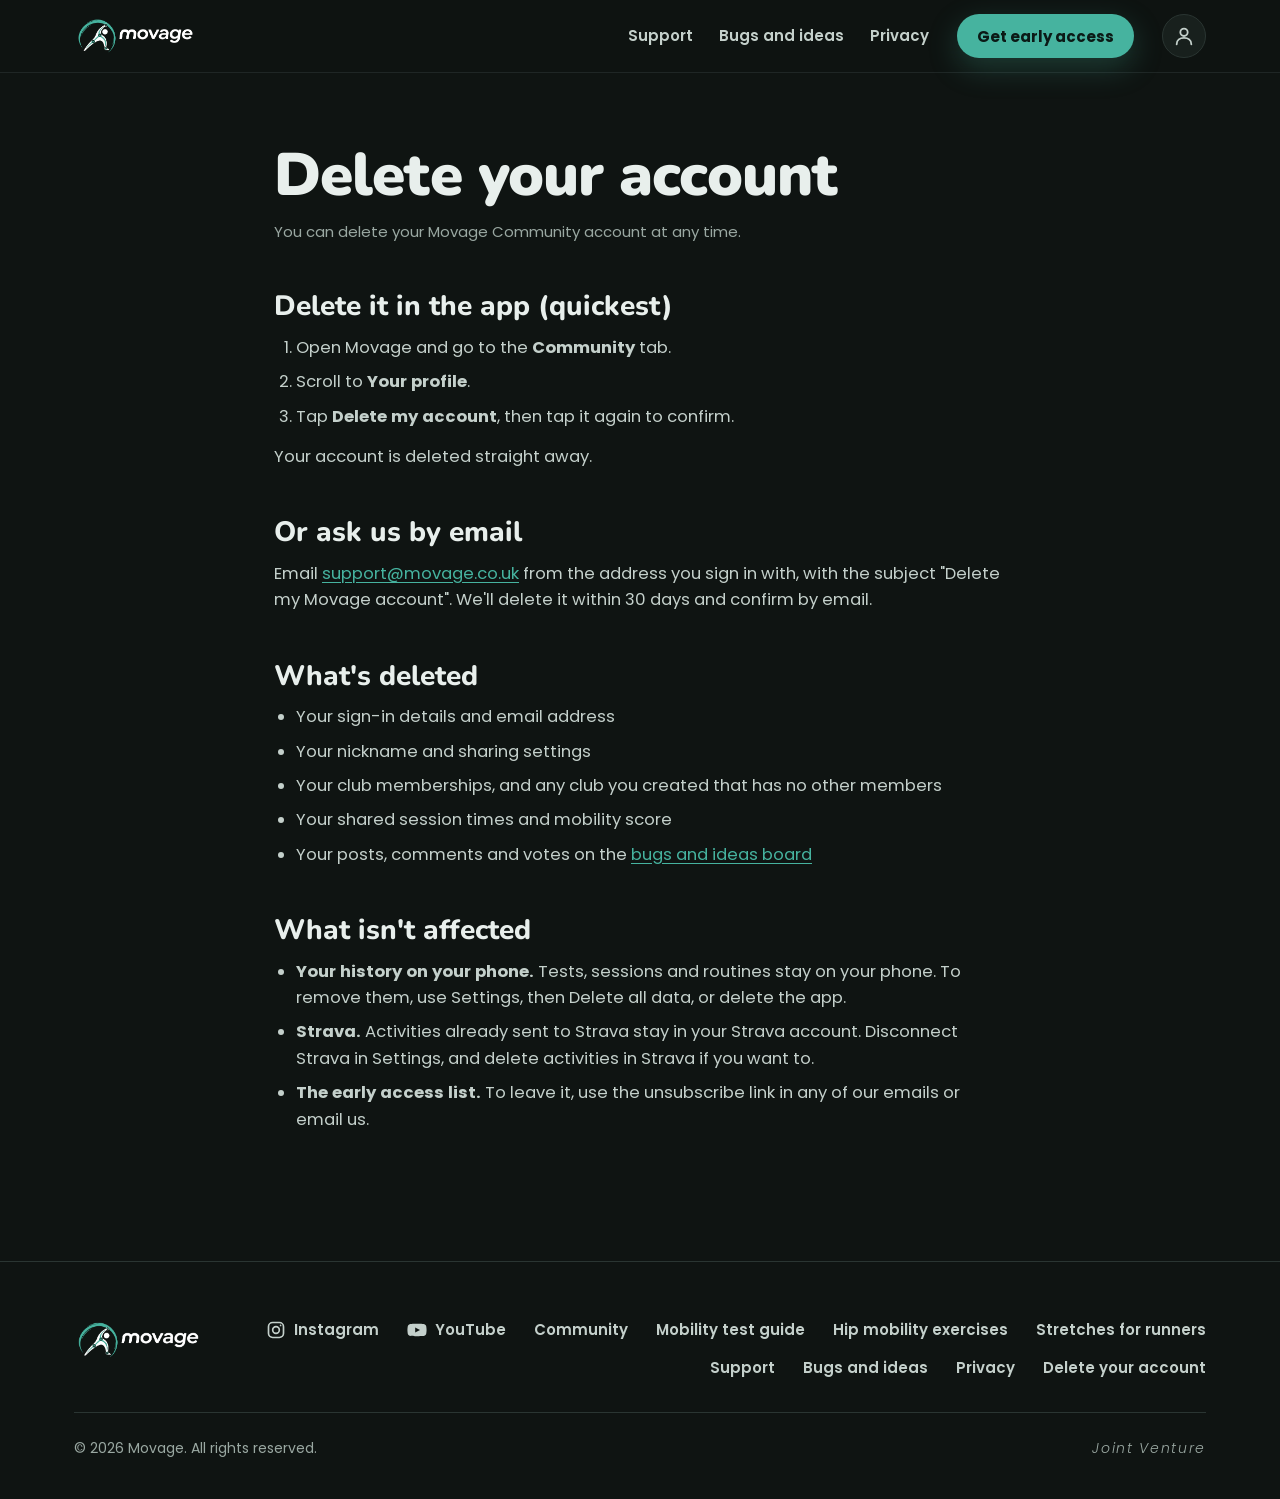
<file: delete-account.html>
<!doctype html>
<html lang="en-GB">
<head>
<meta charset="utf-8">
<meta http-equiv="Content-Security-Policy" content="default-src 'self'; script-src 'self'; style-src 'self' 'unsafe-inline'; img-src 'self' data:; font-src 'self'; connect-src 'self' https://atmoejivzryboipwvwdv.supabase.co wss://atmoejivzryboipwvwdv.supabase.co; object-src 'none'; base-uri 'self'; form-action 'self'; frame-src 'none'; manifest-src 'self'; upgrade-insecure-requests">
<meta name="referrer" content="strict-origin-when-cross-origin">
<meta name="viewport" content="width=device-width, initial-scale=1, viewport-fit=cover">
<title>Delete your account | Movage</title>
<meta name="description" content="How to delete your Movage Community account and data.">
<meta name="theme-color" content="#0f1412">
<link rel="canonical" href="https://www.movage.co.uk/delete-account.html">
<link rel="icon" href="favicon.ico" sizes="any">
<link rel="manifest" href="site.webmanifest">
<link rel="icon" type="image/png" sizes="32x32" href="assets/favicon-32.png">
<link rel="apple-touch-icon" href="assets/apple-touch-icon.png">
<link rel="stylesheet" href="assets/site.css?v=25">
</head>
<body>
<a class="skip" href="#main">Skip to content</a>
<header class="top"><div class="wrap"><a class="brand" href="./" aria-label="Movage mobility app home page"><img src="assets/logo-h-dark.png" alt="Movage mobility app logo" width="441" height="150"></a><nav class="nav" aria-label="Main"><a href="support.html">Support</a><a href="feedback.html">Bugs and ideas</a><a href="privacy.html">Privacy</a></nav><a class="btn btn-primary" href="./#join">Get early access</a></div></header>

<main id="main" class="doc">
<h1>Delete your account</h1>
<p class="meta">You can delete your Movage Community account at any time.</p>

<h2>Delete it in the app (quickest)</h2>
<ol>
<li>Open Movage and go to the <strong>Community</strong> tab.</li>
<li>Scroll to <strong>Your profile</strong>.</li>
<li>Tap <strong>Delete my account</strong>, then tap it again to confirm.</li>
</ol>
<p>Your account is deleted straight away.</p>

<h2>Or ask us by email</h2>
<p>Email <a href="mailto:support@movage.co.uk?subject=Delete%20my%20Movage%20account">support@movage.co.uk</a> from the address you sign in with, with the subject "Delete my Movage account". We'll delete it within 30 days and confirm by email.</p>

<h2>What's deleted</h2>
<ul>
<li>Your sign-in details and email address</li>
<li>Your nickname and sharing settings</li>
<li>Your club memberships, and any club you created that has no other members</li>
<li>Your shared session times and mobility score</li>
<li>Your posts, comments and votes on the <a href="feedback.html">bugs and ideas board</a></li>
</ul>

<h2>What isn't affected</h2>
<ul>
<li><strong>Your history on your phone.</strong> Tests, sessions and routines stay on your phone. To remove them, use Settings, then Delete all data, or delete the app.</li>
<li><strong>Strava.</strong> Activities already sent to Strava stay in your Strava account. Disconnect Strava in Settings, and delete activities in Strava if you want to.</li>
<li><strong>The early access list.</strong> To leave it, use the unsubscribe link in any of our emails or email us.</li>
</ul>
</main>

<footer class="foot"><div class="wrap"><img src="assets/logo-h-dark.png" alt="Movage, the mobility test and stretching app" width="441" height="150" loading="lazy"><nav aria-label="Footer"><a class="soc" href="https://www.instagram.com/movageapp/" rel="noopener" target="_blank" aria-label="Movage on Instagram"><svg viewBox="0 0 24 24" fill="none" stroke="currentColor" stroke-width="2" aria-hidden="true"><rect x="3" y="3" width="18" height="18" rx="5"/><circle cx="12" cy="12" r="4"/><circle cx="17.5" cy="6.5" r="1" fill="currentColor" stroke="none"/></svg><span>Instagram</span></a><a class="soc" href="https://www.youtube.com/@movageapp" rel="noopener" target="_blank" aria-label="Movage on YouTube"><svg viewBox="0 0 24 24" aria-hidden="true"><path fill="currentColor" d="M23 7.2a3 3 0 0 0-2.1-2.1C19 4.6 12 4.6 12 4.6s-7 0-8.9.5A3 3 0 0 0 1 7.2 31 31 0 0 0 .5 12 31 31 0 0 0 1 16.8a3 3 0 0 0 2.1 2.1c1.9.5 8.9.5 8.9.5s7 0 8.9-.5a3 3 0 0 0 2.1-2.1 31 31 0 0 0 .5-4.8 31 31 0 0 0-.5-4.8z"/><path fill="var(--bg, #0f1412)" d="M9.8 15.1 15.6 12 9.8 8.9z"/></svg><span>YouTube</span></a><a href="community.html">Community</a><a href="mobility-test.html">Mobility test guide</a><a href="hip-mobility-exercises.html">Hip mobility exercises</a><a href="stretching-routines-for-runners.html">Stretches for runners</a><a href="support.html">Support</a><a href="feedback.html">Bugs and ideas</a><a href="privacy.html">Privacy</a><a href="delete-account.html" aria-current="page">Delete your account</a></nav><div class="fine"><span>&copy; 2026 Movage. All rights reserved.</span><span class="tag">Joint Venture</span></div></div></footer>
<script src="assets/foot.js?v=2" defer></script>
<script src="assets/track.js?v=3" defer></script>
</body>
</html>
</file>
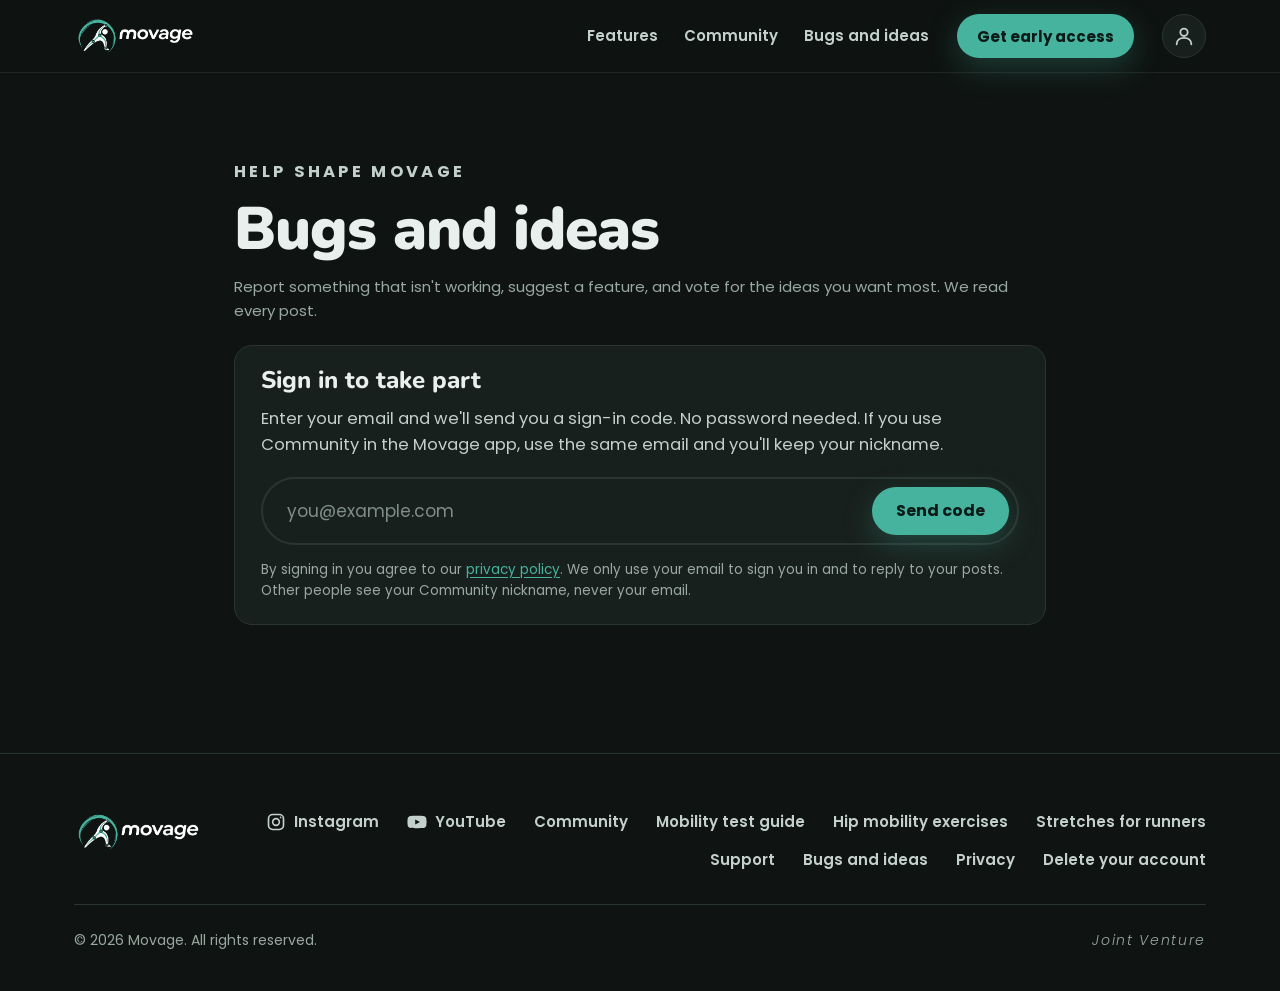
<file: feedback.html>
<!doctype html>
<html lang="en-GB">
<head>
<meta charset="utf-8">
<meta http-equiv="Content-Security-Policy" content="default-src 'self'; script-src 'self'; style-src 'self' 'unsafe-inline'; img-src 'self' data:; font-src 'self'; connect-src 'self' https://atmoejivzryboipwvwdv.supabase.co wss://atmoejivzryboipwvwdv.supabase.co; object-src 'none'; base-uri 'self'; form-action 'self'; frame-src 'none'; manifest-src 'self'; upgrade-insecure-requests">
<meta name="referrer" content="strict-origin-when-cross-origin">
<meta name="viewport" content="width=device-width, initial-scale=1, viewport-fit=cover">
<title>Bugs and Feature Ideas | Movage Mobility App</title>
<meta name="description" content="Report a bug or suggest a feature for the Movage mobility app, and vote for the ideas you want most.">
<meta name="theme-color" content="#0f1412">
<link rel="canonical" href="https://www.movage.co.uk/feedback.html">
<link rel="icon" href="favicon.ico" sizes="any">
<link rel="manifest" href="site.webmanifest">
<link rel="icon" type="image/png" sizes="32x32" href="assets/favicon-32.png">
<link rel="apple-touch-icon" href="assets/apple-touch-icon.png">
<link rel="stylesheet" href="assets/site.css?v=25">
</head>
<body>
<a class="skip" href="#main">Skip to content</a>
<header class="top"><div class="wrap"><a class="brand" href="./" aria-label="Movage mobility app home page"><img src="assets/logo-h-dark.png" alt="Movage mobility app logo" width="441" height="150"></a><nav class="nav" aria-label="Main"><a href="./#features">Features</a><a href="community.html">Community</a><a href="feedback.html" aria-current="page">Bugs and ideas</a></nav><a class="btn btn-primary" href="./#join">Get early access</a></div></header>

<main id="main" class="doc fb">
<p class="eyebrow">Help shape Movage</p>
<h1>Bugs and ideas</h1>
<p class="meta">Report something that isn't working, suggest a feature, and vote for the ideas you want most. We read every post.</p>

<!-- Signed out: email code sign-in -->
<section id="fb-auth" class="box fb-auth" hidden>
  <h2 class="fb-h">Sign in to take part</h2>
  <p>Enter your email and we'll send you a sign-in code. No password needed. If you use Community in the Movage app, use the same email and you'll keep your nickname.</p>
  <form id="fb-email-form" class="fb-step" novalidate>
    <label class="hp" aria-hidden="true">Leave this empty <input type="text" name="company" tabindex="-1" autocomplete="off"></label>
    <label class="sr" for="fb-email">Email address</label>
    <div class="field"><input id="fb-email" type="email" autocomplete="email" inputmode="email" placeholder="you@example.com" required><button class="btn btn-primary" type="submit">Send code</button></div>
  </form>
  <form id="fb-code-form" class="fb-step" novalidate hidden>
    <p>We've sent a code to <strong id="fb-sent-to"></strong>. It can take a minute, so check your spam folder too.</p>
    <label class="sr" for="fb-code">Sign-in code</label>
    <div class="field"><input id="fb-code" type="text" inputmode="numeric" autocomplete="one-time-code" maxlength="8" placeholder="Enter the code" required><button class="btn btn-primary" type="submit">Sign in</button></div>
    <button class="fb-link" type="button" id="fb-restart">Use a different email</button>
  </form>
  <p class="fb-msg" id="fb-auth-msg" role="status" aria-live="polite"></p>
  <p class="fb-fine">By signing in you agree to our <a href="privacy.html">privacy policy</a>. We only use your email to sign you in and to reply to your posts. Other people see your Community nickname, never your email.</p>
</section>

<!-- Signed in: the board -->
<section id="fb-app" hidden>
  <div class="fb-bar">
    <span class="fb-who">Signed in as <strong id="fb-me"></strong></span>
    <button class="fb-link" type="button" id="fb-signout">Sign out</button>
  </div>

  <div class="fb-actions">
    <button class="btn btn-primary" type="button" data-new="bug">Report a bug</button>
    <button class="btn btn-ghost" type="button" data-new="feature">Suggest a feature</button>
    <button class="btn btn-ghost fb-admin" type="button" data-new="test" hidden>Log something to test</button>
  </div>

  <div class="fb-search" role="search">
    <label class="sr" for="fb-q">Search bugs and ideas</label>
    <svg viewBox="0 0 24 24" aria-hidden="true"><circle cx="11" cy="11" r="7"/><path d="m20 20-3.5-3.5"/></svg>
    <input id="fb-q" type="search" autocomplete="off" enterkeyhint="search" placeholder="Search bugs and ideas, e.g. strava, camera, video">
    <button type="button" class="fb-qx" id="fb-qx" aria-label="Clear search" hidden>&times;</button>
  </div>
  <p class="fb-msg fb-qmsg" id="fb-q-msg" role="status" aria-live="polite"></p>

  <form id="fb-new" class="box fb-new" novalidate hidden>
    <h2 class="fb-h" id="fb-new-h">Report a bug</h2>
    <div class="fb-seg" role="radiogroup" aria-label="Type">
      <label><input type="radio" name="kind" value="bug" checked><span>Bug</span></label>
      <label><input type="radio" name="kind" value="feature"><span>Feature idea</span></label>
      <label class="fb-admin" hidden><input type="radio" name="kind" value="test"><span>Test</span></label>
    </div>
    <label class="fb-l" for="fb-area">Which part of the app?</label>
    <select class="fb-in fb-area-in" id="fb-area" required>
      <option value="" disabled selected>Choose a section</option>
      <option value="today">Today page</option>
      <option value="routines">Routines</option>
      <option value="test">Mobility test</option>
      <option value="history">History</option>
      <option value="community">Community</option>
      <option value="website">Website</option>
      <option value="general">Something else</option>
    </select>
    <label class="fb-l" for="fb-title">Title</label>
    <input class="fb-in" id="fb-title" maxlength="120" required placeholder="A short summary">
    <label class="fb-l" for="fb-body" id="fb-body-l">What happened?</label>
    <textarea class="fb-in" id="fb-body" rows="6" maxlength="4000" required></textarea>
    <div id="fb-device-wrap">
      <label class="fb-l" for="fb-device">Phone and app version <span class="fb-opt">(optional, only the Movage team sees this)</span></label>
      <input class="fb-in" id="fb-device" maxlength="200" placeholder="e.g. iPhone 15, iOS 18, Movage 1.47">
    </div>
    <p class="fb-msg" id="fb-new-msg" role="status" aria-live="polite"></p>
    <div class="fb-row"><button class="btn btn-primary" type="submit">Post</button><button class="btn btn-ghost" type="button" id="fb-cancel">Cancel</button></div>
  </form>

  <div class="fb-filters">
    <div class="fb-chips" role="tablist" aria-label="Show">
      <button type="button" class="fb-chip on" data-kind="all" role="tab" aria-selected="true">All</button>
      <button type="button" class="fb-chip" data-kind="bug" role="tab" aria-selected="false">Bugs</button>
      <button type="button" class="fb-chip" data-kind="feature" role="tab" aria-selected="false">Features</button>
      <button type="button" class="fb-chip fb-admin" data-kind="test" role="tab" aria-selected="false" hidden>Tests</button>
    </div>
    <div class="fb-sels">
      <label class="sr" for="fb-sec">Section</label>
      <select id="fb-sec" class="fb-sel"><option value="all">All sections</option><option value="today">Today page</option><option value="routines">Routines</option><option value="test">Mobility test</option><option value="history">History</option><option value="community">Community</option><option value="website">Website</option><option value="general">Something else</option></select>
      <label class="sr" for="fb-status">Status</label>
      <select id="fb-status" class="fb-sel"><option value="active">Open and planned</option><option value="done">Done</option><option value="all">Everything</option></select>
      <label class="sr" for="fb-sort">Sort</label>
      <select id="fb-sort" class="fb-sel"><option value="top">Most votes</option><option value="new">Newest</option></select>
    </div>
  </div>

  <p class="fb-msg" id="fb-list-msg" role="status" aria-live="polite"></p>
  <ol id="fb-list" class="fb-list"></ol>
</section>

<noscript><div class="box"><p>This page needs JavaScript. You can also email <a href="mailto:support@movage.co.uk">support@movage.co.uk</a>.</p></div></noscript>
</main>

<footer class="foot"><div class="wrap"><img src="assets/logo-h-dark.png" alt="Movage, the mobility test and stretching app" width="441" height="150" loading="lazy"><nav aria-label="Footer"><a class="soc" href="https://www.instagram.com/movageapp/" rel="noopener" target="_blank" aria-label="Movage on Instagram"><svg viewBox="0 0 24 24" fill="none" stroke="currentColor" stroke-width="2" aria-hidden="true"><rect x="3" y="3" width="18" height="18" rx="5"/><circle cx="12" cy="12" r="4"/><circle cx="17.5" cy="6.5" r="1" fill="currentColor" stroke="none"/></svg><span>Instagram</span></a><a class="soc" href="https://www.youtube.com/@movageapp" rel="noopener" target="_blank" aria-label="Movage on YouTube"><svg viewBox="0 0 24 24" aria-hidden="true"><path fill="currentColor" d="M23 7.2a3 3 0 0 0-2.1-2.1C19 4.6 12 4.6 12 4.6s-7 0-8.9.5A3 3 0 0 0 1 7.2 31 31 0 0 0 .5 12 31 31 0 0 0 1 16.8a3 3 0 0 0 2.1 2.1c1.9.5 8.9.5 8.9.5s7 0 8.9-.5a3 3 0 0 0 2.1-2.1 31 31 0 0 0 .5-4.8 31 31 0 0 0-.5-4.8z"/><path fill="var(--bg, #0f1412)" d="M9.8 15.1 15.6 12 9.8 8.9z"/></svg><span>YouTube</span></a><a href="community.html">Community</a><a href="mobility-test.html">Mobility test guide</a><a href="hip-mobility-exercises.html">Hip mobility exercises</a><a href="stretching-routines-for-runners.html">Stretches for runners</a><a href="support.html">Support</a><a href="feedback.html" aria-current="page">Bugs and ideas</a><a href="privacy.html">Privacy</a><a href="delete-account.html">Delete your account</a></nav><div class="fine"><span>&copy; 2026 Movage. All rights reserved.</span><span class="tag">Joint Venture</span></div></div></footer>
<script src="assets/supabase.js"></script>
<script src="assets/feedback.js?v=10"></script>
<script src="assets/foot.js?v=2" defer></script>
<script src="assets/track.js?v=3" defer></script>
</body>
</html>
</file>
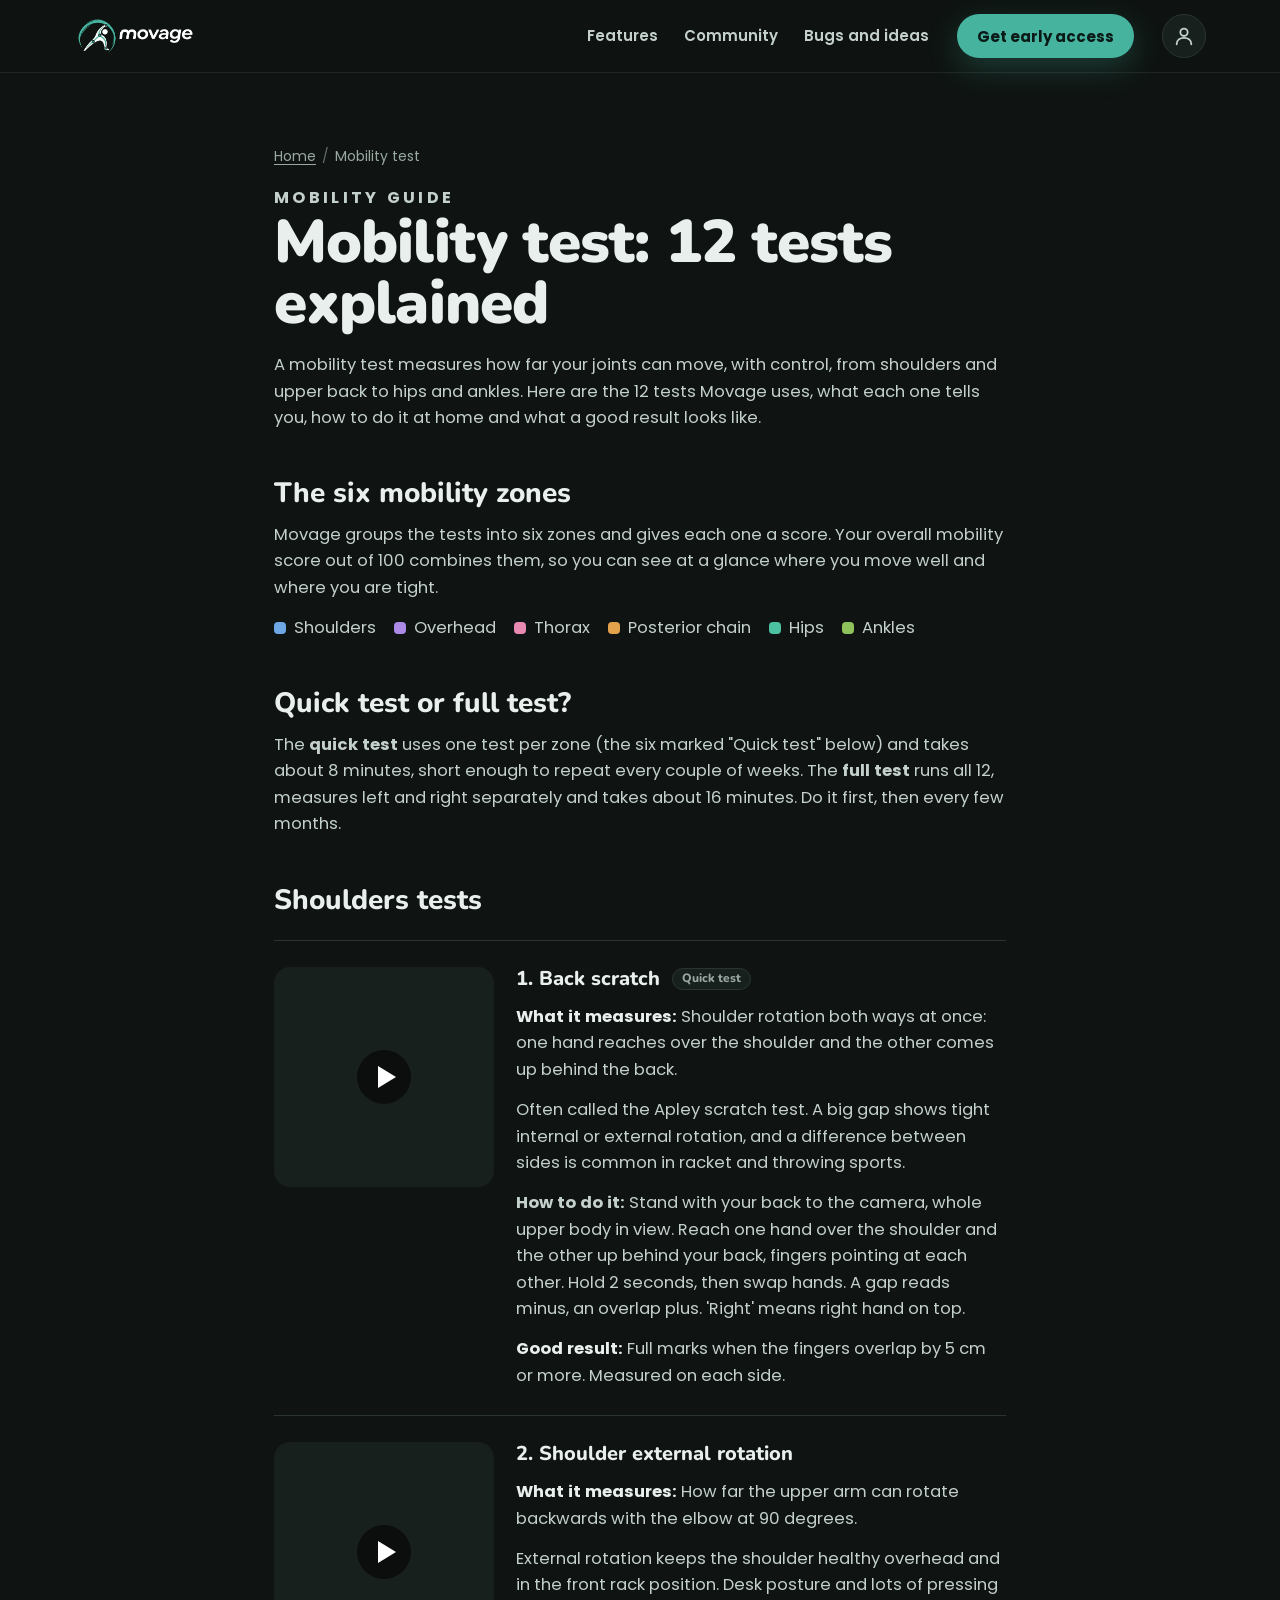
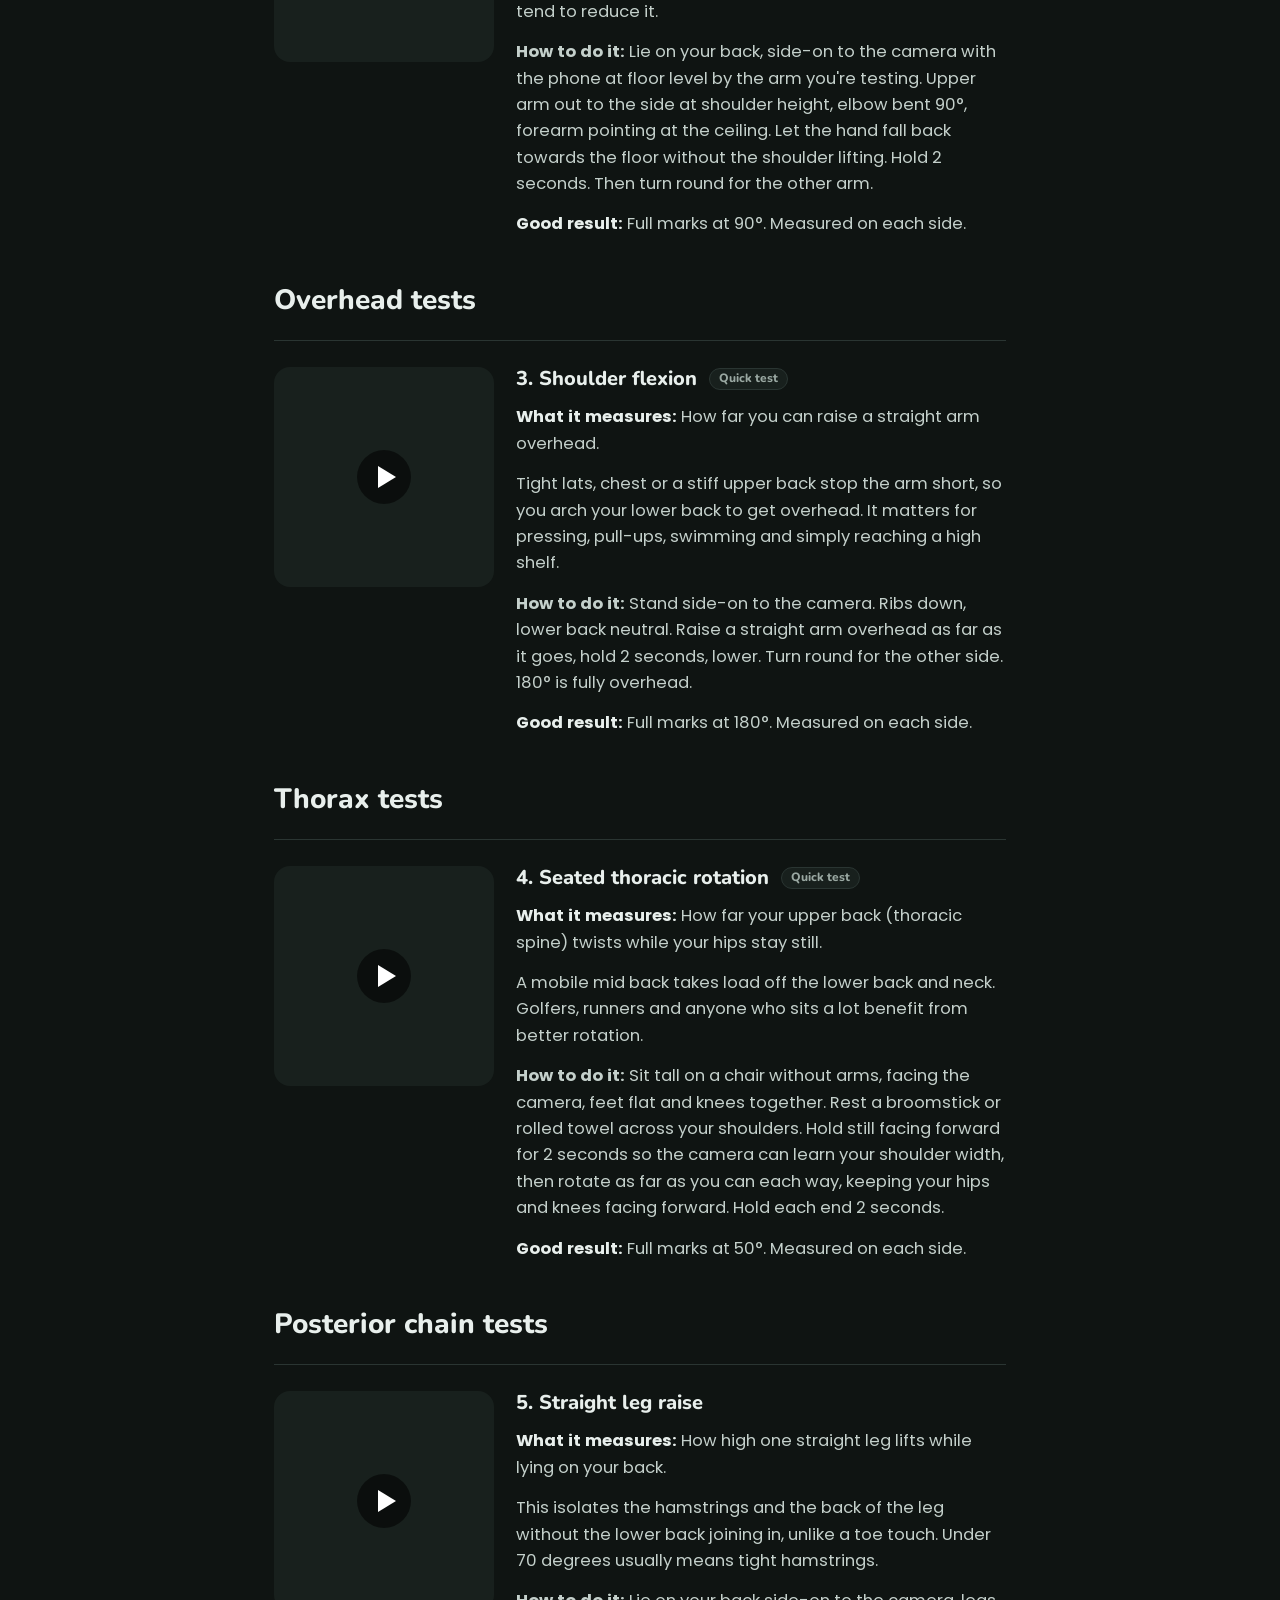
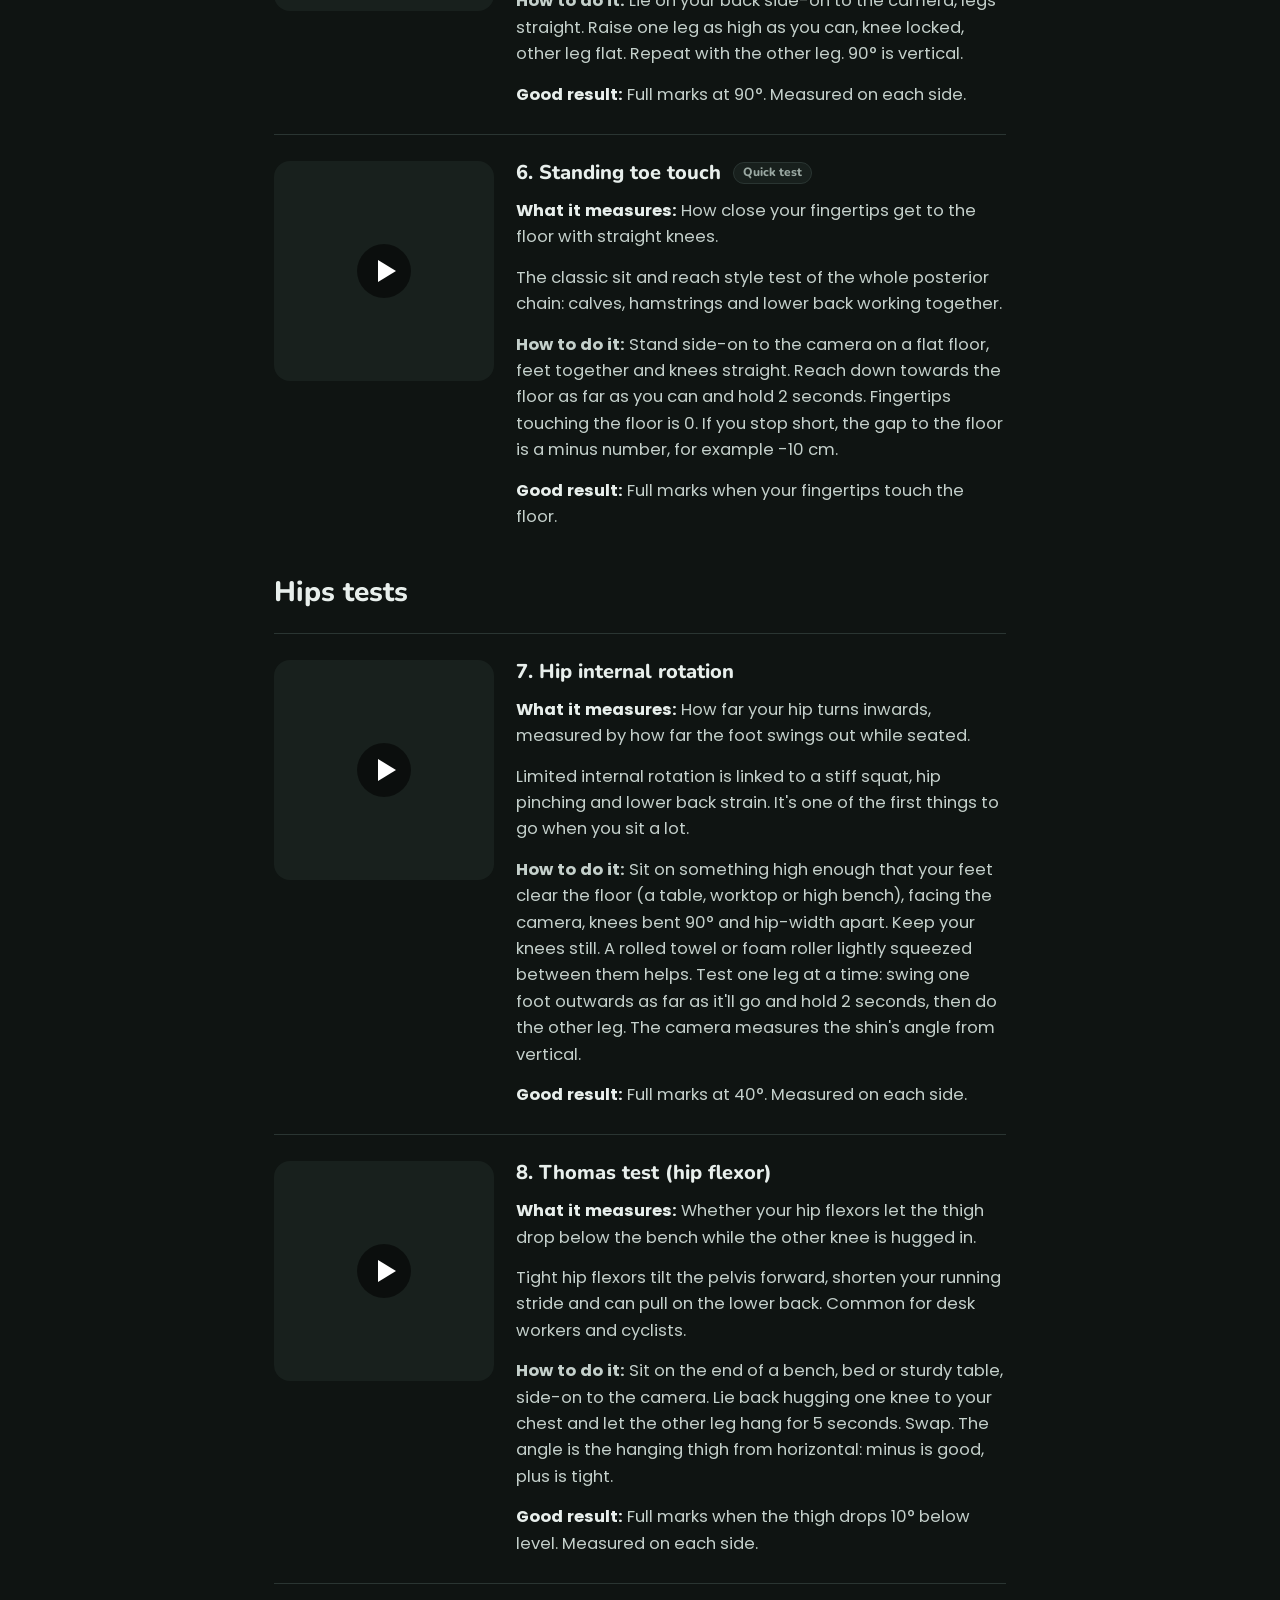
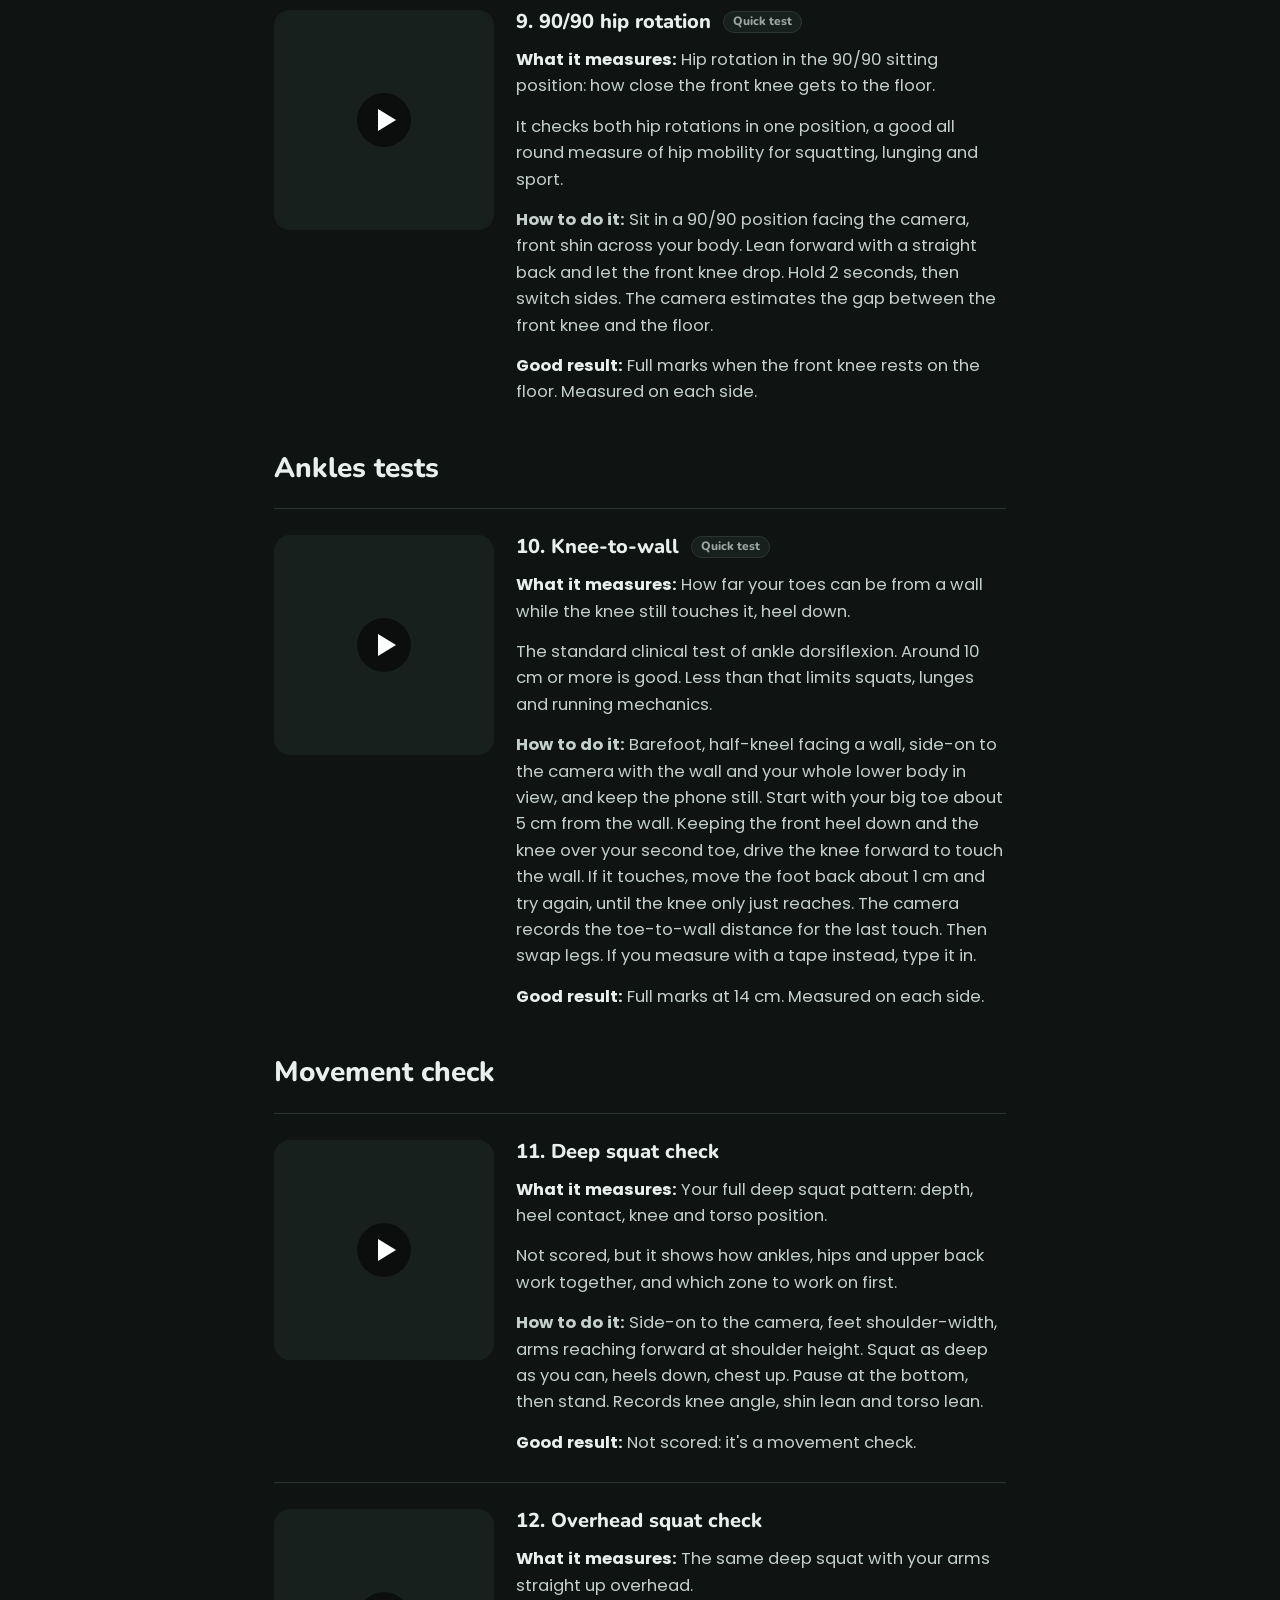
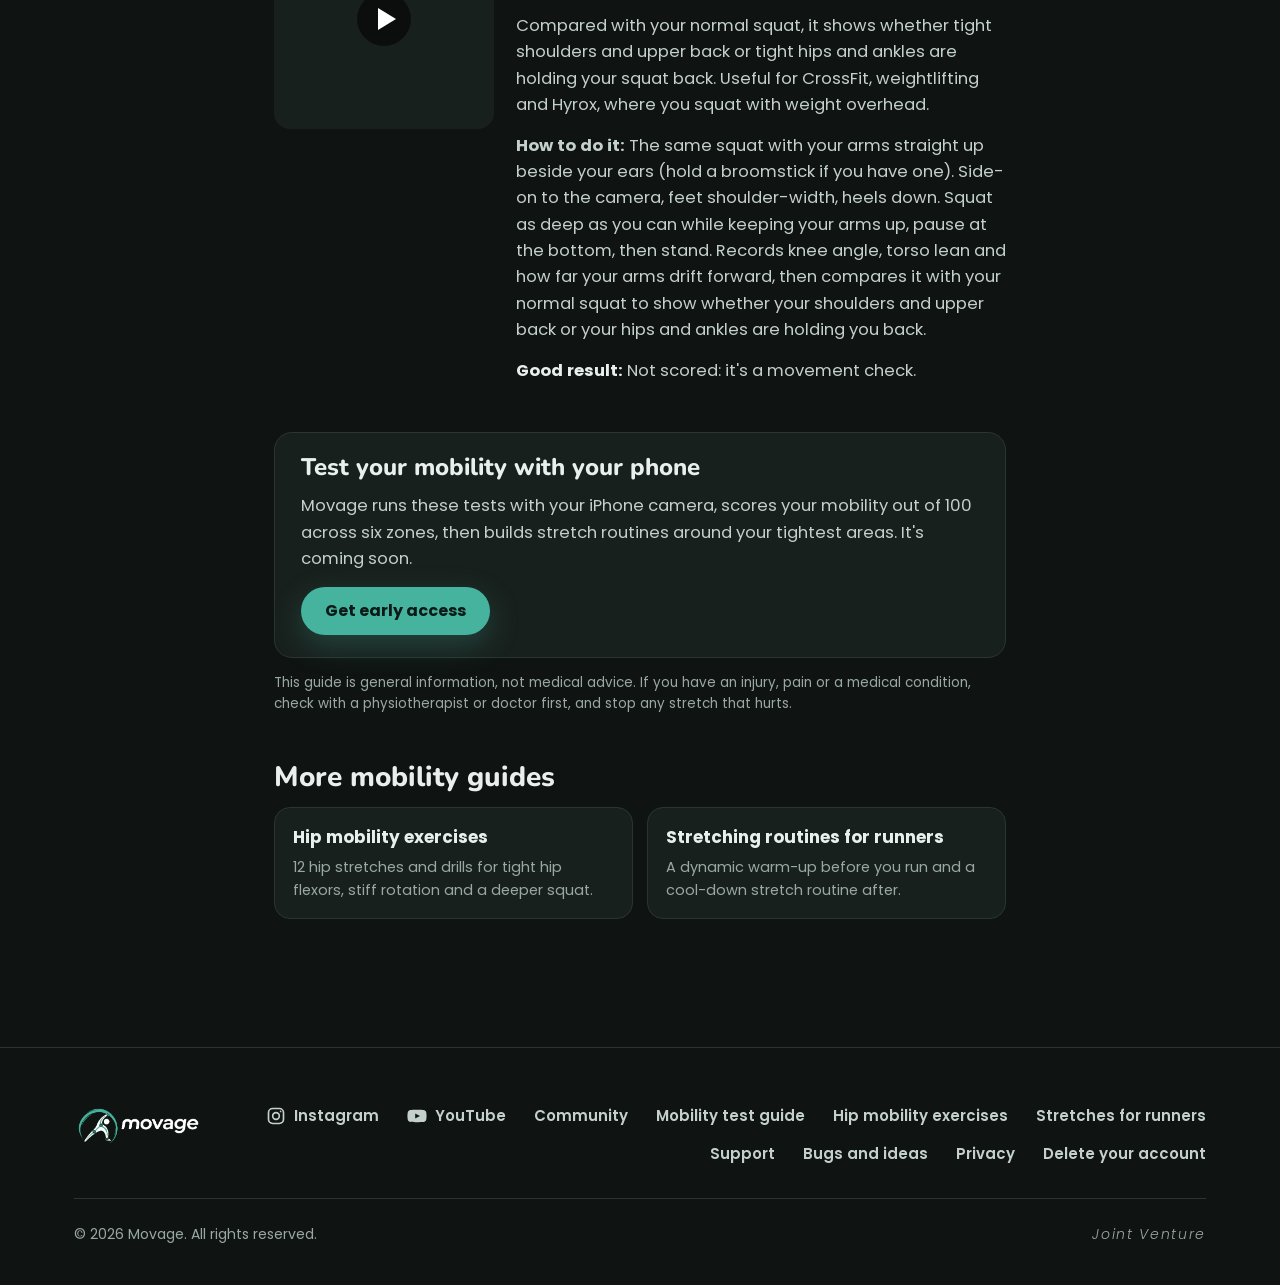
<file: mobility-test.html>
<!doctype html>
<html lang="en-GB">
<head>
<meta charset="utf-8">
<meta http-equiv="Content-Security-Policy" content="default-src 'self'; script-src 'self'; style-src 'self' 'unsafe-inline'; img-src 'self' data: https://d8j0ntlcm91z4.cloudfront.net; media-src https://d8j0ntlcm91z4.cloudfront.net; font-src 'self'; connect-src 'self' https://atmoejivzryboipwvwdv.supabase.co wss://atmoejivzryboipwvwdv.supabase.co; object-src 'none'; base-uri 'self'; form-action 'self'; frame-src 'none'; manifest-src 'self'; upgrade-insecure-requests">
<meta name="referrer" content="strict-origin-when-cross-origin">
<meta name="viewport" content="width=device-width, initial-scale=1, viewport-fit=cover">
<title>Mobility Test: 12 Tests to Measure Your Mobility at Home | Movage</title>
<meta name="description" content="The 12 mobility tests explained: shoulder flexion, thoracic rotation, straight leg raise, hip rotation, knee to wall and more. What each measures and what a good result is.">
<meta name="robots" content="index, follow, max-image-preview:large">
<meta name="theme-color" content="#0f1412">
<link rel="canonical" href="https://www.movage.co.uk/mobility-test.html">
<meta property="og:type" content="article">
<meta property="og:site_name" content="Movage">
<meta property="og:locale" content="en_GB">
<meta property="og:title" content="Mobility test: 12 tests explained">
<meta property="og:description" content="The 12 mobility tests explained: shoulder flexion, thoracic rotation, straight leg raise, hip rotation, knee to wall and more. What each measures and what a good result is.">
<meta property="og:url" content="https://www.movage.co.uk/mobility-test.html">
<meta property="og:image" content="https://www.movage.co.uk/assets/og-image.png">
<meta name="twitter:card" content="summary_large_image">
<link rel="icon" href="favicon.ico" sizes="any">
<link rel="manifest" href="site.webmanifest">
<link rel="icon" type="image/png" sizes="32x32" href="assets/favicon-32.png">
<link rel="apple-touch-icon" href="assets/apple-touch-icon.png">
<link rel="stylesheet" href="assets/site.css?v=25">
<script type="application/ld+json">[{"@context":"https://schema.org","@type":"Article","headline":"Mobility test: 12 tests explained","description":"The 12 mobility tests explained: shoulder flexion, thoracic rotation, straight leg raise, hip rotation, knee to wall and more. What each measures and what a good result is.","inLanguage":"en-GB","mainEntityOfPage":"https://www.movage.co.uk/mobility-test.html","author":{"@type":"Organization","name":"Movage","url":"https://www.movage.co.uk/"},"publisher":{"@type":"Organization","name":"Movage","logo":{"@type":"ImageObject","url":"https://www.movage.co.uk/assets/favicon-192.png"}},"datePublished":"2026-11-16","dateModified":"2026-11-16"},{"@context":"https://schema.org","@type":"BreadcrumbList","itemListElement":[{"@type":"ListItem","position":1,"name":"Home","item":"https://www.movage.co.uk/"},{"@type":"ListItem","position":2,"name":"Mobility test","item":"https://www.movage.co.uk/mobility-test.html"}]},{"@context":"https://schema.org","@type":"ItemList","name":"The 12 Movage mobility tests","itemListElement":[{"@type":"ListItem","position":1,"name":"Back scratch"},{"@type":"ListItem","position":2,"name":"Shoulder external rotation"},{"@type":"ListItem","position":3,"name":"Shoulder flexion"},{"@type":"ListItem","position":4,"name":"Seated thoracic rotation"},{"@type":"ListItem","position":5,"name":"Straight leg raise"},{"@type":"ListItem","position":6,"name":"Standing toe touch"},{"@type":"ListItem","position":7,"name":"Hip internal rotation"},{"@type":"ListItem","position":8,"name":"Thomas test (hip flexor)"},{"@type":"ListItem","position":9,"name":"90/90 hip rotation"},{"@type":"ListItem","position":10,"name":"Knee-to-wall"},{"@type":"ListItem","position":11,"name":"Deep squat check"},{"@type":"ListItem","position":12,"name":"Overhead squat check"}]}]</script>
</head>
<body>
<a class="skip" href="#main">Skip to content</a>
<header class="top"><div class="wrap"><a class="brand" href="./" aria-label="Movage mobility app home page"><img src="assets/logo-h-dark.png" alt="Movage mobility app logo" width="441" height="150"></a><nav class="nav" aria-label="Main"><a href="./#features">Features</a><a href="community.html">Community</a><a href="feedback.html">Bugs and ideas</a></nav><a class="btn btn-primary" href="./#join">Get early access</a></div></header>

<main id="main" class="doc guide">
<nav class="g-crumbs" aria-label="Breadcrumb"><ol><li><a href="./">Home</a></li><li aria-current="page">Mobility test</li></ol></nav>
<p class="eyebrow">Mobility guide</p>
<h1>Mobility test: 12 tests explained</h1>
<p class="lede">A mobility test measures how far your joints can move, with control, from shoulders and upper back to hips and ankles. Here are the 12 tests Movage uses, what each one tells you, how to do it at home and what a good result looks like.</p>
<h2>The six mobility zones</h2><p>Movage groups the tests into six zones and gives each one a score. Your overall mobility score out of 100 combines them, so you can see at a glance where you move well and where you are tight.</p><ul class="g-zones"><li><i style="background:var(--z-sh)"></i>Shoulders</li><li><i style="background:var(--z-oh)"></i>Overhead</li><li><i style="background:var(--z-th)"></i>Thorax</li><li><i style="background:var(--z-pc)"></i>Posterior chain</li><li><i style="background:var(--z-hp)"></i>Hips</li><li><i style="background:var(--z-an)"></i>Ankles</li></ul>
<h2>Quick test or full test?</h2><p>The <strong>quick test</strong> uses one test per zone (the six marked "Quick test" below) and takes about 8 minutes, short enough to repeat every couple of weeks. The <strong>full test</strong> runs all 12, measures left and right separately and takes about 16 minutes. Do it first, then every few months.</p>
<h2>Shoulders tests</h2>
<article class="g-item" id="backscratch"><figure class="g-media"><video class="g-vid" muted loop playsinline preload="none" poster="https://d8j0ntlcm91z4.cloudfront.net/user_3DzJJckrb1TRyuc4L0KTJdcP9MS/hf_20261112_105749_b2c63108-1173-4ada-ac9f-8aeda8ed35f8.png" aria-label="Back scratch mobility test demonstration, demo video"><source src="https://d8j0ntlcm91z4.cloudfront.net/user_3DzJJckrb1TRyuc4L0KTJdcP9MS/hf_20261115_165030_4d1ac10b-4ad4-448e-be36-c41d5f2df391.mp4" type="video/mp4"></video><span class="g-play" aria-hidden="true"></span></figure><div class="g-text"><h3>1. Back scratch <span class="g-tag">Quick test</span></h3><p class="g-what"><b>What it measures:</b> Shoulder rotation both ways at once: one hand reaches over the shoulder and the other comes up behind the back.</p><p>Often called the Apley scratch test. A big gap shows tight internal or external rotation, and a difference between sides is common in racket and throwing sports.</p><p><b>How to do it:</b> Stand with your back to the camera, whole upper body in view. Reach one hand over the shoulder and the other up behind your back, fingers pointing at each other. Hold 2 seconds, then swap hands. A gap reads minus, an overlap plus. &#x27;Right&#x27; means right hand on top.</p><p class="g-good"><b>Good result:</b> Full marks when the fingers overlap by 5 cm or more. Measured on each side.</p></div></article>
<article class="g-item" id="er"><figure class="g-media"><video class="g-vid" muted loop playsinline preload="none" data-rate="0.5" poster="https://d8j0ntlcm91z4.cloudfront.net/user_3DzJJckrb1TRyuc4L0KTJdcP9MS/hf_20261115_174616_f067e9a1-5b7d-4362-b1eb-6d755b6c05cf.png" aria-label="Shoulder external rotation mobility test demonstration, demo video"><source src="https://d8j0ntlcm91z4.cloudfront.net/user_3DzJJckrb1TRyuc4L0KTJdcP9MS/hf_20261115_175530_0022aaee-57ef-4fe0-b908-bbe7a03c8840.mp4" type="video/mp4"></video><span class="g-play" aria-hidden="true"></span></figure><div class="g-text"><h3>2. Shoulder external rotation</h3><p class="g-what"><b>What it measures:</b> How far the upper arm can rotate backwards with the elbow at 90 degrees.</p><p>External rotation keeps the shoulder healthy overhead and in the front rack position. Desk posture and lots of pressing tend to reduce it.</p><p><b>How to do it:</b> Lie on your back, side-on to the camera with the phone at floor level by the arm you&#x27;re testing. Upper arm out to the side at shoulder height, elbow bent 90°, forearm pointing at the ceiling. Let the hand fall back towards the floor without the shoulder lifting. Hold 2 seconds. Then turn round for the other arm.</p><p class="g-good"><b>Good result:</b> Full marks at 90°. Measured on each side.</p></div></article>
<h2>Overhead tests</h2>
<article class="g-item" id="cam_shflex"><figure class="g-media"><video class="g-vid" muted loop playsinline preload="none" poster="https://d8j0ntlcm91z4.cloudfront.net/user_3DzJJckrb1TRyuc4L0KTJdcP9MS/hf_20261112_105533_ffcd08ad-d10e-46ad-9b20-ba69a2856094.png" aria-label="Shoulder flexion mobility test demonstration, demo video"><source src="https://d8j0ntlcm91z4.cloudfront.net/user_3DzJJckrb1TRyuc4L0KTJdcP9MS/hf_20261115_182326_ba7eee5c-3daa-4749-b134-353eed25f660.mp4" type="video/mp4"></video><span class="g-play" aria-hidden="true"></span></figure><div class="g-text"><h3>3. Shoulder flexion <span class="g-tag">Quick test</span></h3><p class="g-what"><b>What it measures:</b> How far you can raise a straight arm overhead.</p><p>Tight lats, chest or a stiff upper back stop the arm short, so you arch your lower back to get overhead. It matters for pressing, pull-ups, swimming and simply reaching a high shelf.</p><p><b>How to do it:</b> Stand side-on to the camera. Ribs down, lower back neutral. Raise a straight arm overhead as far as it goes, hold 2 seconds, lower. Turn round for the other side. 180° is fully overhead.</p><p class="g-good"><b>Good result:</b> Full marks at 180°. Measured on each side.</p></div></article>
<h2>Thorax tests</h2>
<article class="g-item" id="trot"><figure class="g-media"><video class="g-vid" muted loop playsinline preload="none" poster="https://d8j0ntlcm91z4.cloudfront.net/user_3DzJJckrb1TRyuc4L0KTJdcP9MS/hf_20261115_195017_6e29fead-ec2f-4f27-8559-e01a171dbb88.png" aria-label="Seated thoracic rotation mobility test demonstration, demo video"><source src="https://d8j0ntlcm91z4.cloudfront.net/user_3DzJJckrb1TRyuc4L0KTJdcP9MS/hf_20261115_212716_e0dafcee-2077-44c1-a00d-0af4d38b79d9.mp4" type="video/mp4"></video><span class="g-play" aria-hidden="true"></span></figure><div class="g-text"><h3>4. Seated thoracic rotation <span class="g-tag">Quick test</span></h3><p class="g-what"><b>What it measures:</b> How far your upper back (thoracic spine) twists while your hips stay still.</p><p>A mobile mid back takes load off the lower back and neck. Golfers, runners and anyone who sits a lot benefit from better rotation.</p><p><b>How to do it:</b> Sit tall on a chair without arms, facing the camera, feet flat and knees together. Rest a broomstick or rolled towel across your shoulders. Hold still facing forward for 2 seconds so the camera can learn your shoulder width, then rotate as far as you can each way, keeping your hips and knees facing forward. Hold each end 2 seconds.</p><p class="g-good"><b>Good result:</b> Full marks at 50°. Measured on each side.</p></div></article>
<h2>Posterior chain tests</h2>
<article class="g-item" id="slr"><figure class="g-media"><video class="g-vid" muted loop playsinline preload="none" poster="https://d8j0ntlcm91z4.cloudfront.net/user_3DzJJckrb1TRyuc4L0KTJdcP9MS/hf_20261112_105939_a8ba0924-8198-47a6-9a81-4508d123c2f6.png" aria-label="Straight leg raise mobility test demonstration, demo video"><source src="https://d8j0ntlcm91z4.cloudfront.net/user_3DzJJckrb1TRyuc4L0KTJdcP9MS/hf_20261115_215019_8e7c0ab0-5099-40d2-8bef-e6814b2c5978.mp4" type="video/mp4"></video><span class="g-play" aria-hidden="true"></span></figure><div class="g-text"><h3>5. Straight leg raise</h3><p class="g-what"><b>What it measures:</b> How high one straight leg lifts while lying on your back.</p><p>This isolates the hamstrings and the back of the leg without the lower back joining in, unlike a toe touch. Under 70 degrees usually means tight hamstrings.</p><p><b>How to do it:</b> Lie on your back side-on to the camera, legs straight. Raise one leg as high as you can, knee locked, other leg flat. Repeat with the other leg. 90° is vertical.</p><p class="g-good"><b>Good result:</b> Full marks at 90°. Measured on each side.</p></div></article>
<article class="g-item" id="toetouch"><figure class="g-media"><video class="g-vid" muted loop playsinline preload="none" poster="https://d8j0ntlcm91z4.cloudfront.net/user_3DzJJckrb1TRyuc4L0KTJdcP9MS/hf_20261115_221327_f208b279-6984-42e1-aaff-06cb874d9189.png" aria-label="Standing toe touch mobility test demonstration, demo video"><source src="https://d8j0ntlcm91z4.cloudfront.net/user_3DzJJckrb1TRyuc4L0KTJdcP9MS/hf_20261115_221424_6701e759-f1fa-4f87-aa5e-5f714938a635.mp4" type="video/mp4"></video><span class="g-play" aria-hidden="true"></span></figure><div class="g-text"><h3>6. Standing toe touch <span class="g-tag">Quick test</span></h3><p class="g-what"><b>What it measures:</b> How close your fingertips get to the floor with straight knees.</p><p>The classic sit and reach style test of the whole posterior chain: calves, hamstrings and lower back working together.</p><p><b>How to do it:</b> Stand side-on to the camera on a flat floor, feet together and knees straight. Reach down towards the floor as far as you can and hold 2 seconds. Fingertips touching the floor is 0. If you stop short, the gap to the floor is a minus number, for example -10 cm.</p><p class="g-good"><b>Good result:</b> Full marks when your fingertips touch the floor.</p></div></article>
<h2>Hips tests</h2>
<article class="g-item" id="hipir"><figure class="g-media"><video class="g-vid" muted loop playsinline preload="none" poster="https://d8j0ntlcm91z4.cloudfront.net/user_3DzJJckrb1TRyuc4L0KTJdcP9MS/hf_20261116_125532_64073f30-0eeb-4ecf-8b27-686b486fa04a.png" aria-label="Hip internal rotation mobility test demonstration, demo video"><source src="https://d8j0ntlcm91z4.cloudfront.net/user_3DzJJckrb1TRyuc4L0KTJdcP9MS/hf_20261116_132645_261dfc4c-6308-4d17-8260-257fc4766f65.mp4" type="video/mp4"></video><span class="g-play" aria-hidden="true"></span></figure><div class="g-text"><h3>7. Hip internal rotation</h3><p class="g-what"><b>What it measures:</b> How far your hip turns inwards, measured by how far the foot swings out while seated.</p><p>Limited internal rotation is linked to a stiff squat, hip pinching and lower back strain. It&#x27;s one of the first things to go when you sit a lot.</p><p><b>How to do it:</b> Sit on something high enough that your feet clear the floor (a table, worktop or high bench), facing the camera, knees bent 90° and hip-width apart. Keep your knees still. A rolled towel or foam roller lightly squeezed between them helps. Test one leg at a time: swing one foot outwards as far as it&#x27;ll go and hold 2 seconds, then do the other leg. The camera measures the shin&#x27;s angle from vertical.</p><p class="g-good"><b>Good result:</b> Full marks at 40°. Measured on each side.</p></div></article>
<article class="g-item" id="thomas"><figure class="g-media"><video class="g-vid" muted loop playsinline preload="none" poster="https://d8j0ntlcm91z4.cloudfront.net/user_3DzJJckrb1TRyuc4L0KTJdcP9MS/hf_20261112_110224_bbfe8922-5fd2-4815-b558-f4663687dce2.png" aria-label="Thomas test (hip flexor) mobility test demonstration, demo video"><source src="https://d8j0ntlcm91z4.cloudfront.net/user_3DzJJckrb1TRyuc4L0KTJdcP9MS/hf_20261116_195956_d0e6fbe5-d31e-433f-b466-f283d366ad80.mp4" type="video/mp4"></video><span class="g-play" aria-hidden="true"></span></figure><div class="g-text"><h3>8. Thomas test (hip flexor)</h3><p class="g-what"><b>What it measures:</b> Whether your hip flexors let the thigh drop below the bench while the other knee is hugged in.</p><p>Tight hip flexors tilt the pelvis forward, shorten your running stride and can pull on the lower back. Common for desk workers and cyclists.</p><p><b>How to do it:</b> Sit on the end of a bench, bed or sturdy table, side-on to the camera. Lie back hugging one knee to your chest and let the other leg hang for 5 seconds. Swap. The angle is the hanging thigh from horizontal: minus is good, plus is tight.</p><p class="g-good"><b>Good result:</b> Full marks when the thigh drops 10° below level. Measured on each side.</p></div></article>
<article class="g-item" id="pigeon"><figure class="g-media"><video class="g-vid" muted playsinline preload="none" poster="https://d8j0ntlcm91z4.cloudfront.net/user_3DzJJckrb1TRyuc4L0KTJdcP9MS/hf_20261112_103112_14f806fa-7fa4-4808-8f49-057e334fcc8b.png" aria-label="90/90 hip rotation mobility test demonstration, demo video"><source src="https://d8j0ntlcm91z4.cloudfront.net/user_3DzJJckrb1TRyuc4L0KTJdcP9MS/hf_20261113_152314_a03171fc-c056-448e-86f6-bb4477ed1ccc.mp4" type="video/mp4"></video><span class="g-play" aria-hidden="true"></span></figure><div class="g-text"><h3>9. 90/90 hip rotation <span class="g-tag">Quick test</span></h3><p class="g-what"><b>What it measures:</b> Hip rotation in the 90/90 sitting position: how close the front knee gets to the floor.</p><p>It checks both hip rotations in one position, a good all round measure of hip mobility for squatting, lunging and sport.</p><p><b>How to do it:</b> Sit in a 90/90 position facing the camera, front shin across your body. Lean forward with a straight back and let the front knee drop. Hold 2 seconds, then switch sides. The camera estimates the gap between the front knee and the floor.</p><p class="g-good"><b>Good result:</b> Full marks when the front knee rests on the floor. Measured on each side.</p></div></article>
<h2>Ankles tests</h2>
<article class="g-item" id="k2w"><figure class="g-media"><video class="g-vid" muted loop playsinline preload="none" poster="https://d8j0ntlcm91z4.cloudfront.net/user_3DzJJckrb1TRyuc4L0KTJdcP9MS/hf_20261117_213320_e0924bb4-0b04-4807-98e7-c1180678dccf.png" aria-label="Knee-to-wall mobility test demonstration, demo video"><source src="https://d8j0ntlcm91z4.cloudfront.net/user_3DzJJckrb1TRyuc4L0KTJdcP9MS/hf_20261118_092719_7afff2f4-a94b-4160-9710-b710c32fc16e.mp4" type="video/mp4"></video><span class="g-play" aria-hidden="true"></span></figure><div class="g-text"><h3>10. Knee-to-wall <span class="g-tag">Quick test</span></h3><p class="g-what"><b>What it measures:</b> How far your toes can be from a wall while the knee still touches it, heel down.</p><p>The standard clinical test of ankle dorsiflexion. Around 10 cm or more is good. Less than that limits squats, lunges and running mechanics.</p><p><b>How to do it:</b> Barefoot, half-kneel facing a wall, side-on to the camera with the wall and your whole lower body in view, and keep the phone still. Start with your big toe about 5 cm from the wall. Keeping the front heel down and the knee over your second toe, drive the knee forward to touch the wall. If it touches, move the foot back about 1 cm and try again, until the knee only just reaches. The camera records the toe-to-wall distance for the last touch. Then swap legs. If you measure with a tape instead, type it in.</p><p class="g-good"><b>Good result:</b> Full marks at 14 cm. Measured on each side.</p></div></article>
<h2>Movement check</h2>
<article class="g-item" id="squat"><figure class="g-media"><video class="g-vid" muted loop playsinline preload="none" poster="https://d8j0ntlcm91z4.cloudfront.net/user_3DzJJckrb1TRyuc4L0KTJdcP9MS/hf_20261118_102723_cdfc1c20-7538-4062-ad69-018a121832c5.png" aria-label="Deep squat check mobility test demonstration, demo video"><source src="https://d8j0ntlcm91z4.cloudfront.net/user_3DzJJckrb1TRyuc4L0KTJdcP9MS/hf_20261118_102947_2c12946f-5c4e-44ea-a24b-1ee8ce32939b.mp4" type="video/mp4"></video><span class="g-play" aria-hidden="true"></span></figure><div class="g-text"><h3>11. Deep squat check</h3><p class="g-what"><b>What it measures:</b> Your full deep squat pattern: depth, heel contact, knee and torso position.</p><p>Not scored, but it shows how ankles, hips and upper back work together, and which zone to work on first.</p><p><b>How to do it:</b> Side-on to the camera, feet shoulder-width, arms reaching forward at shoulder height. Squat as deep as you can, heels down, chest up. Pause at the bottom, then stand. Records knee angle, shin lean and torso lean.</p><p class="g-good"><b>Good result:</b> Not scored: it&#x27;s a movement check.</p></div></article>
<article class="g-item" id="ohsquat"><figure class="g-media"><video class="g-vid" muted loop playsinline preload="none" poster="https://d8j0ntlcm91z4.cloudfront.net/user_3DzJJckrb1TRyuc4L0KTJdcP9MS/hf_20261118_101148_842ceeab-eff7-4199-86aa-66ba7267152a.png" aria-label="Overhead squat check mobility test demonstration, demo video"><source src="https://d8j0ntlcm91z4.cloudfront.net/user_3DzJJckrb1TRyuc4L0KTJdcP9MS/hf_20261118_103016_fa1745d6-3f96-4f32-adab-e061be73e42b.mp4" type="video/mp4"></video><span class="g-play" aria-hidden="true"></span></figure><div class="g-text"><h3>12. Overhead squat check</h3><p class="g-what"><b>What it measures:</b> The same deep squat with your arms straight up overhead.</p><p>Compared with your normal squat, it shows whether tight shoulders and upper back or tight hips and ankles are holding your squat back. Useful for CrossFit, weightlifting and Hyrox, where you squat with weight overhead.</p><p><b>How to do it:</b> The same squat with your arms straight up beside your ears (hold a broomstick if you have one). Side-on to the camera, feet shoulder-width, heels down. Squat as deep as you can while keeping your arms up, pause at the bottom, then stand. Records knee angle, torso lean and how far your arms drift forward, then compares it with your normal squat to show whether your shoulders and upper back or your hips and ankles are holding you back.</p><p class="g-good"><b>Good result:</b> Not scored: it&#x27;s a movement check.</p></div></article>
<section class="box g-cta">
  <h2 class="fb-h">Test your mobility with your phone</h2>
  <p>Movage runs these tests with your iPhone camera, scores your mobility out of 100 across six zones, then builds stretch routines around your tightest areas. It's coming soon.</p>
  <p><a class="btn btn-primary" href="./#join">Get early access</a></p>
</section>
<p class="fb-fine g-safe">This guide is general information, not medical advice. If you have an injury, pain or a medical condition, check with a physiotherapist or doctor first, and stop any stretch that hurts.</p>
<h2>More mobility guides</h2>
<div class="g-rels"><a class="g-rel" href="hip-mobility-exercises.html"><b>Hip mobility exercises</b><span>12 hip stretches and drills for tight hip flexors, stiff rotation and a deeper squat.</span></a><a class="g-rel" href="stretching-routines-for-runners.html"><b>Stretching routines for runners</b><span>A dynamic warm-up before you run and a cool-down stretch routine after.</span></a></div>
</main>

<footer class="foot"><div class="wrap"><img src="assets/logo-h-dark.png" alt="Movage, the mobility test and stretching app" width="441" height="150" loading="lazy"><nav aria-label="Footer"><a class="soc" href="https://www.instagram.com/movageapp/" rel="noopener" target="_blank" aria-label="Movage on Instagram"><svg viewBox="0 0 24 24" fill="none" stroke="currentColor" stroke-width="2" aria-hidden="true"><rect x="3" y="3" width="18" height="18" rx="5"/><circle cx="12" cy="12" r="4"/><circle cx="17.5" cy="6.5" r="1" fill="currentColor" stroke="none"/></svg><span>Instagram</span></a><a class="soc" href="https://www.youtube.com/@movageapp" rel="noopener" target="_blank" aria-label="Movage on YouTube"><svg viewBox="0 0 24 24" aria-hidden="true"><path fill="currentColor" d="M23 7.2a3 3 0 0 0-2.1-2.1C19 4.6 12 4.6 12 4.6s-7 0-8.9.5A3 3 0 0 0 1 7.2 31 31 0 0 0 .5 12 31 31 0 0 0 1 16.8a3 3 0 0 0 2.1 2.1c1.9.5 8.9.5 8.9.5s7 0 8.9-.5a3 3 0 0 0 2.1-2.1 31 31 0 0 0 .5-4.8 31 31 0 0 0-.5-4.8z"/><path fill="var(--bg, #0f1412)" d="M9.8 15.1 15.6 12 9.8 8.9z"/></svg><span>YouTube</span></a><a href="community.html">Community</a><a href="mobility-test.html">Mobility test guide</a><a href="hip-mobility-exercises.html">Hip mobility exercises</a><a href="stretching-routines-for-runners.html">Stretches for runners</a><a href="support.html">Support</a><a href="feedback.html">Bugs and ideas</a><a href="privacy.html">Privacy</a><a href="delete-account.html">Delete your account</a></nav><div class="fine"><span>&copy; 2026 Movage. All rights reserved.</span><span class="tag">Joint Venture</span></div></div></footer>
<script src="assets/guides.js?v=2" defer></script>
<script src="assets/foot.js?v=2" defer></script>
<script src="assets/track.js?v=3" defer></script>
</body>
</html>
</file>
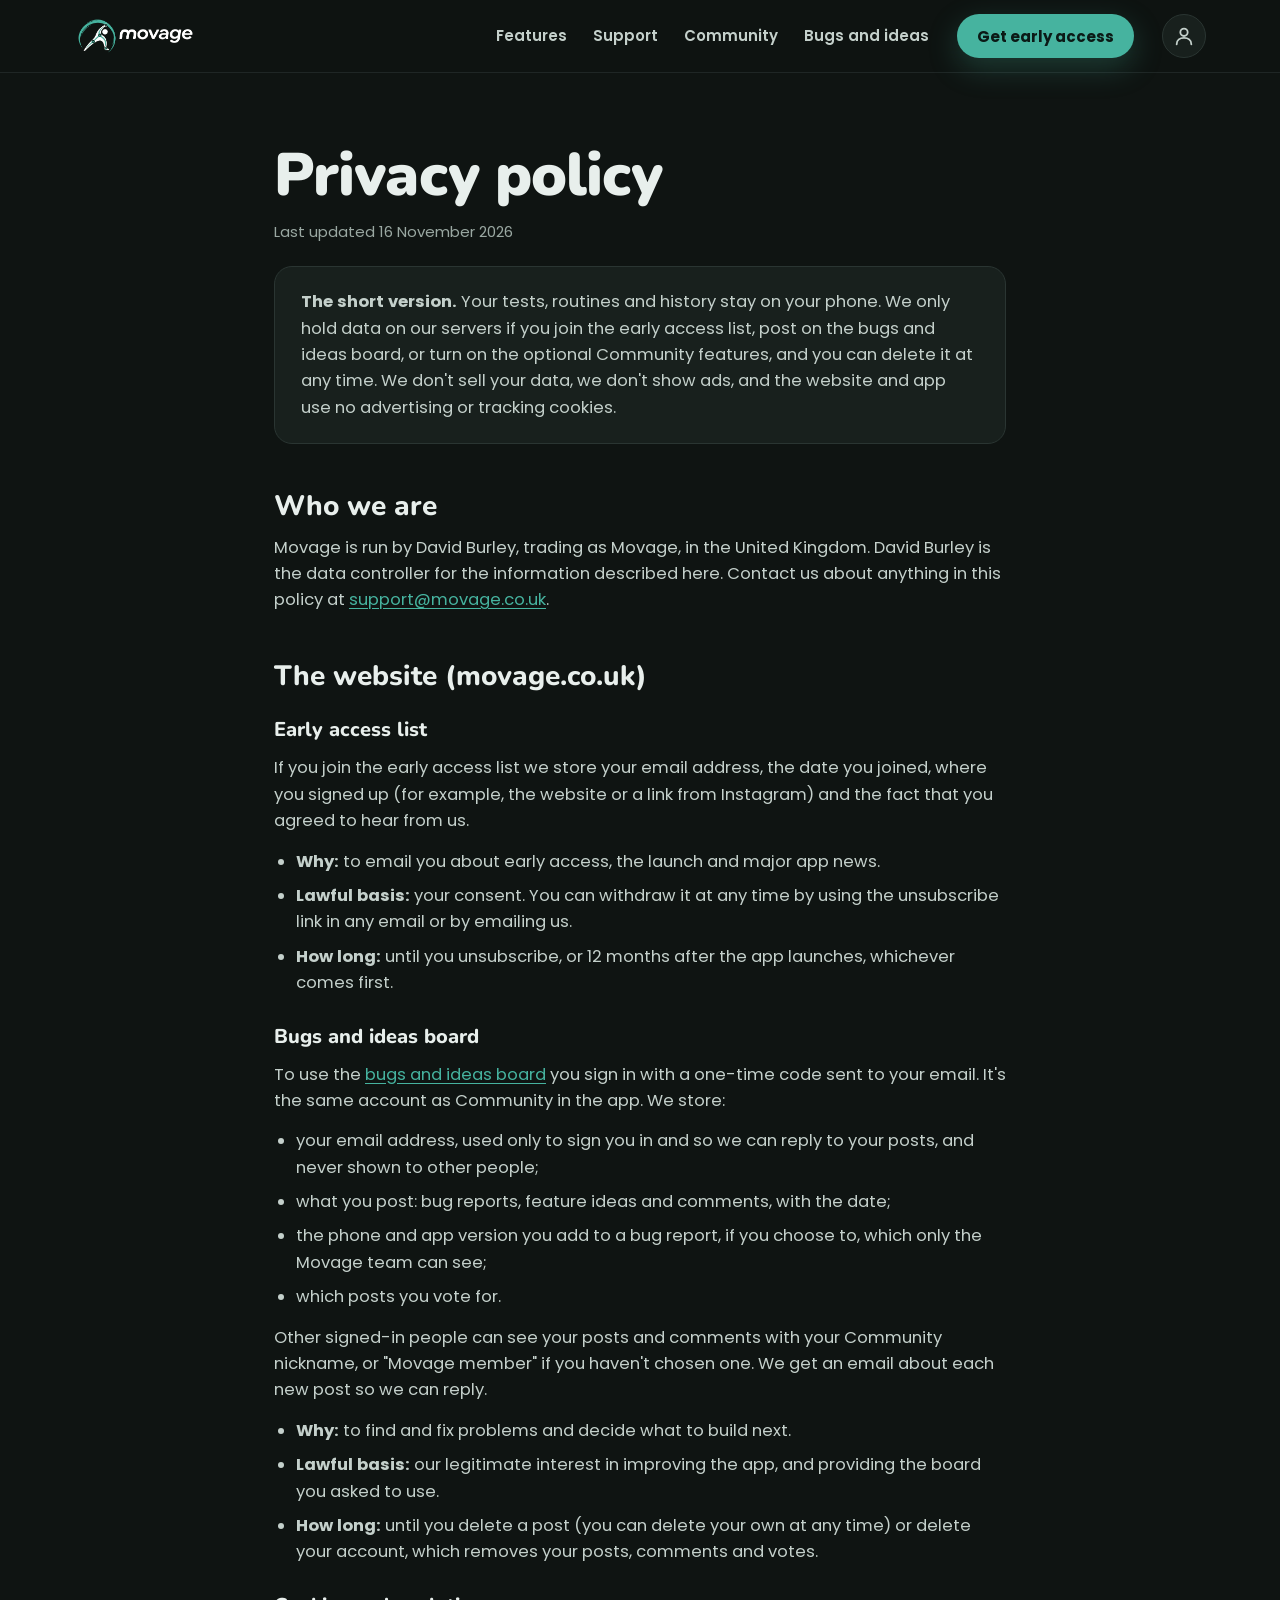
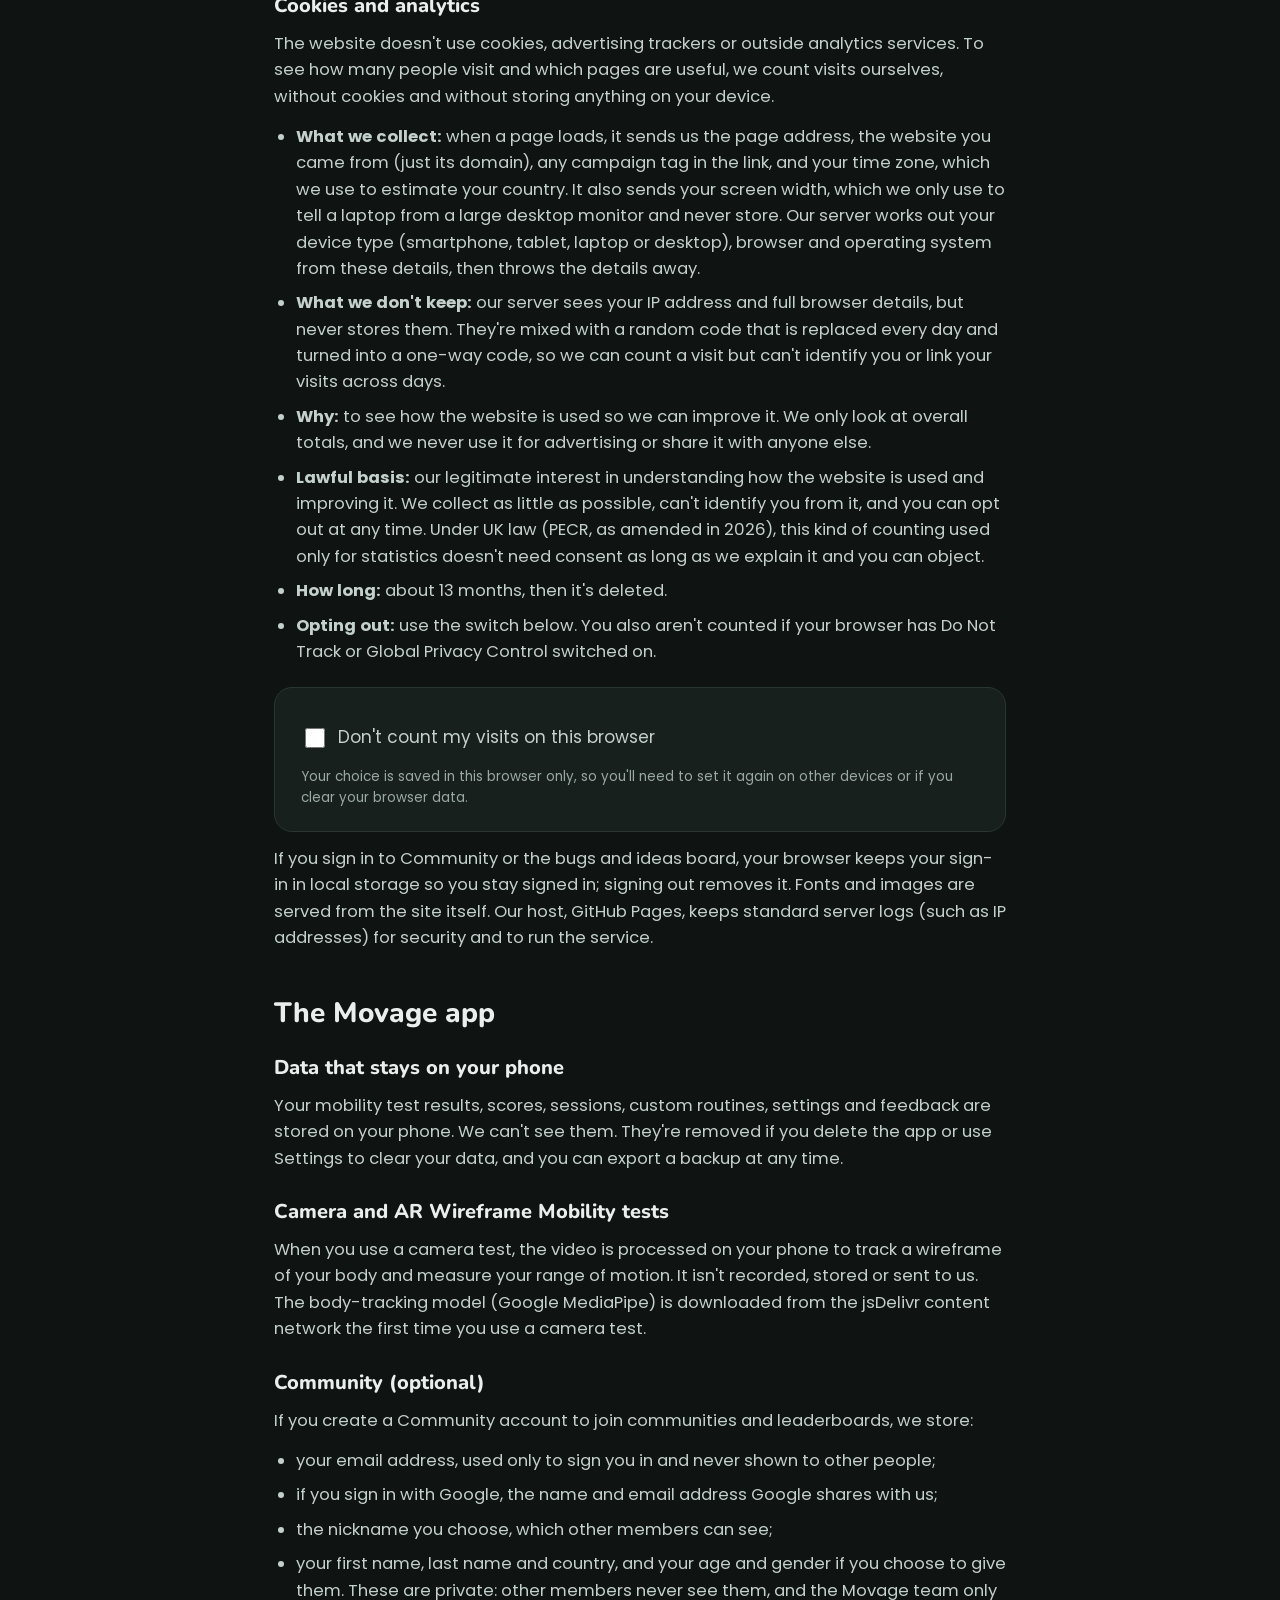
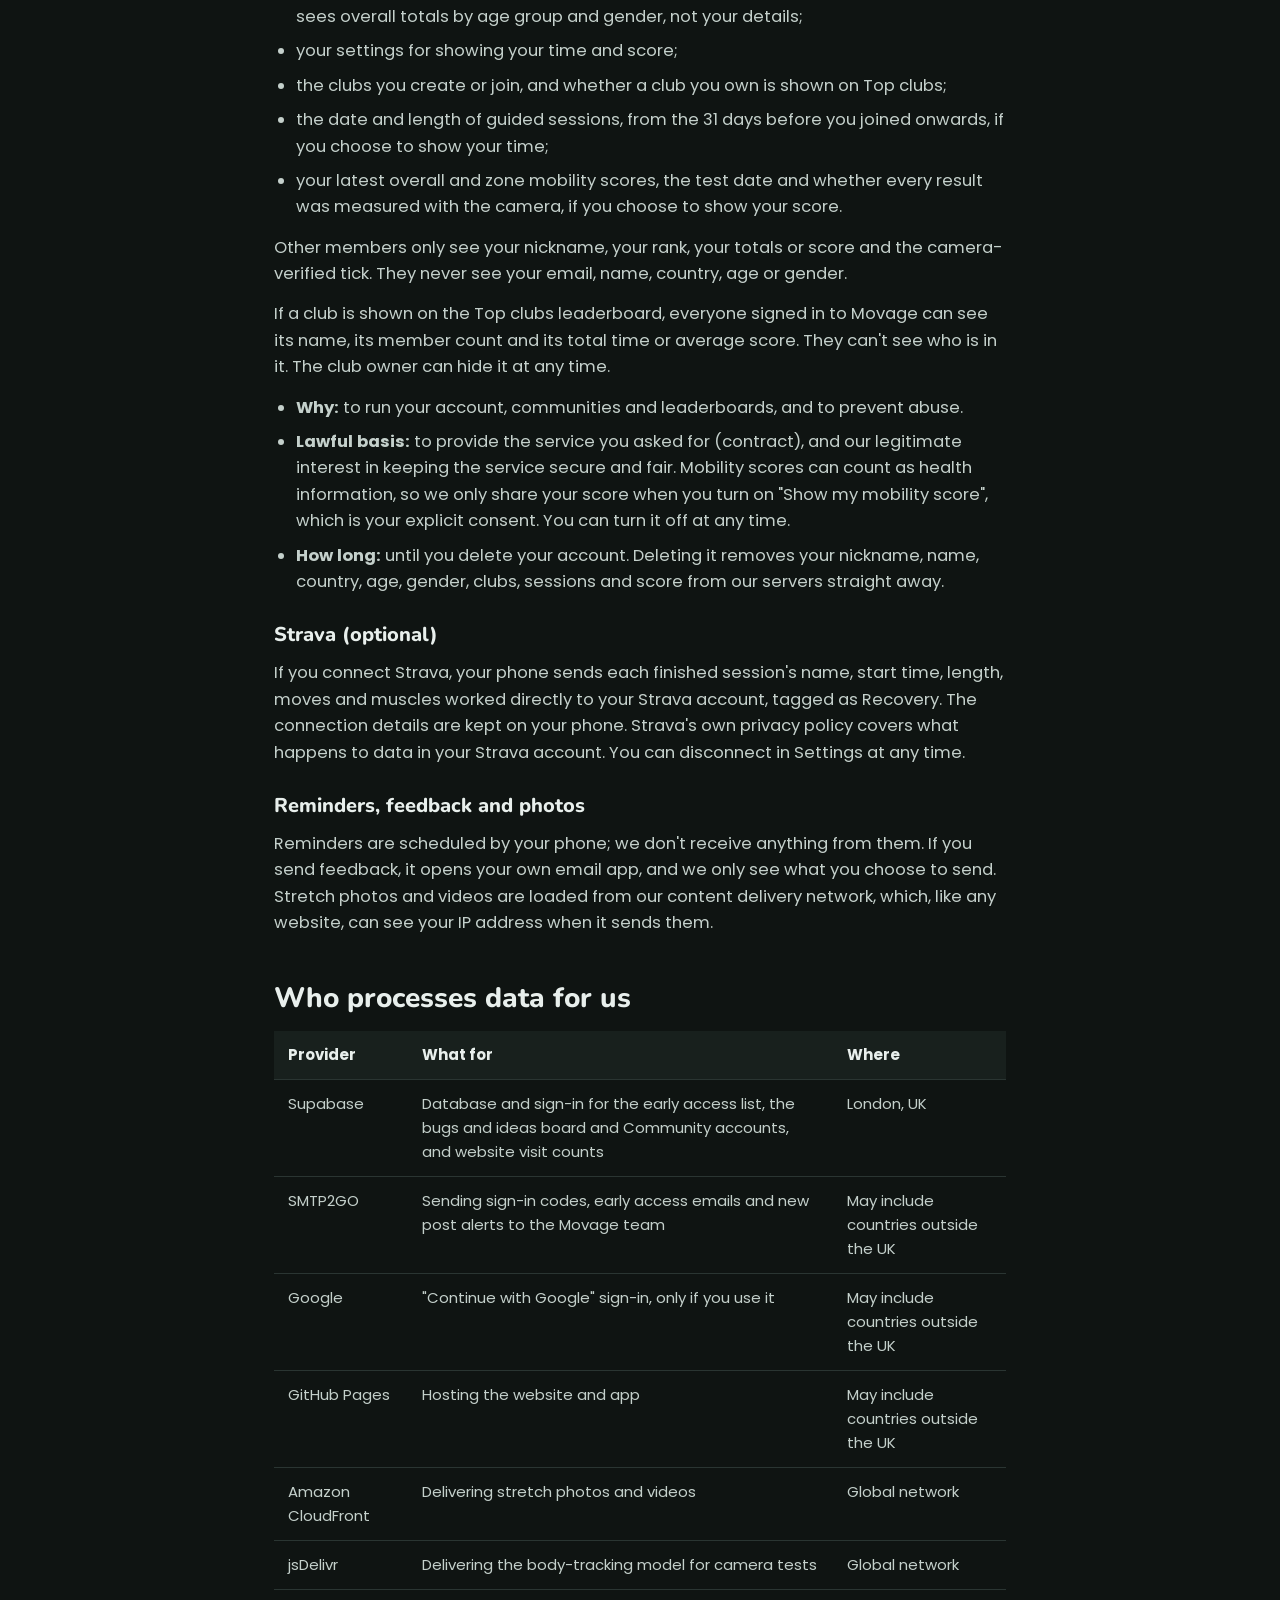
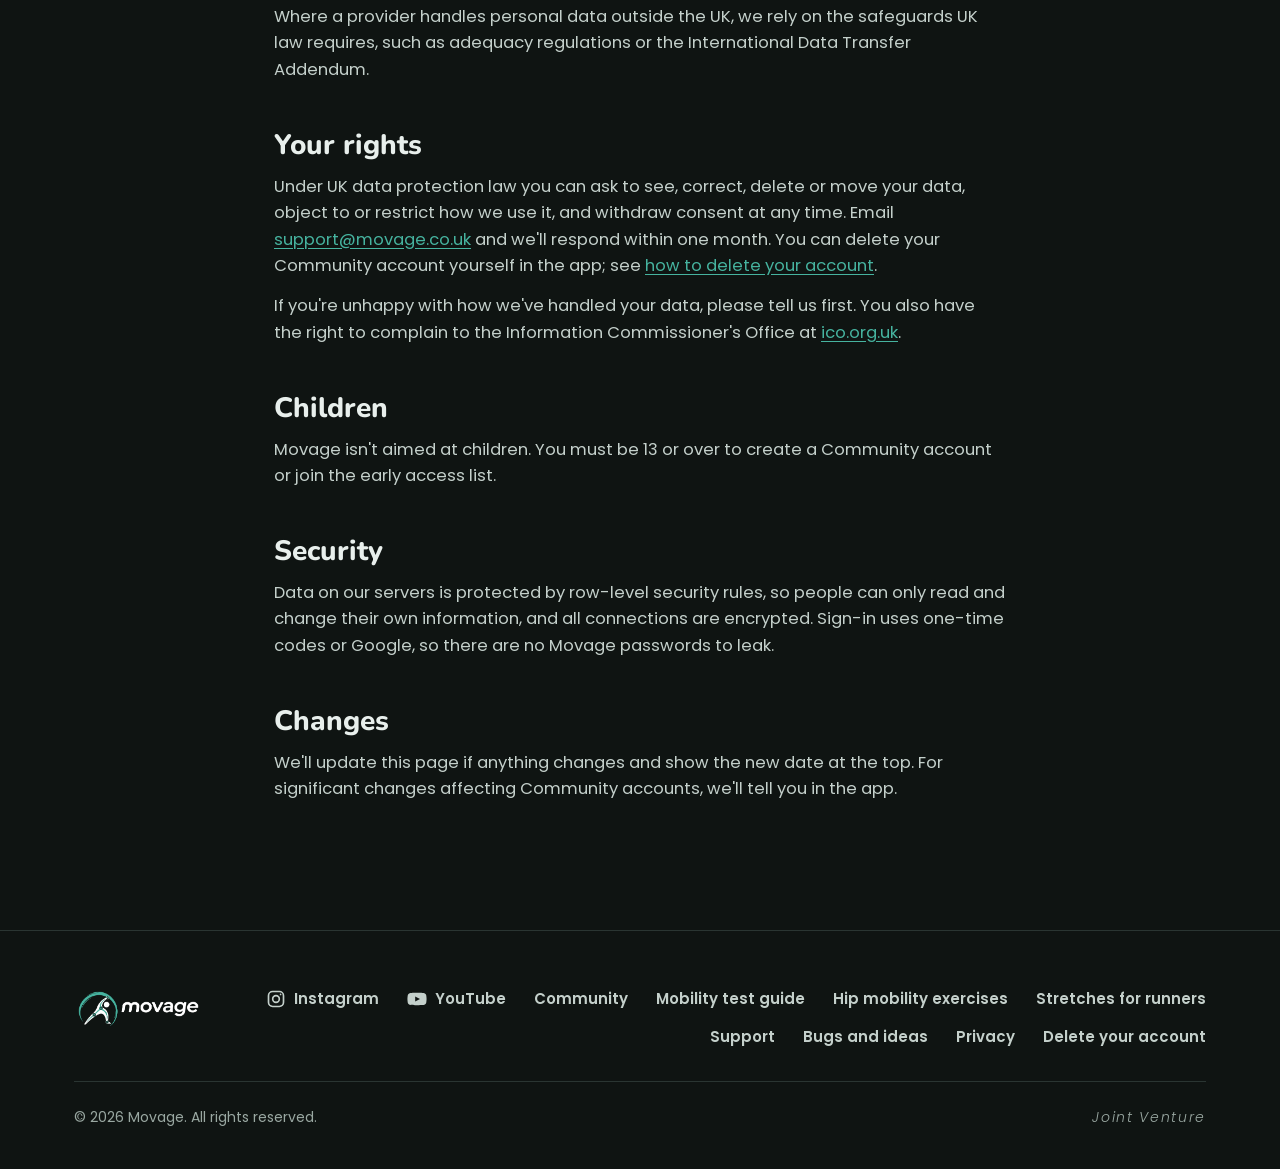
<file: privacy.html>
<!doctype html>
<html lang="en-GB">
<head>
<meta charset="utf-8">
<meta http-equiv="Content-Security-Policy" content="default-src 'self'; script-src 'self'; style-src 'self' 'unsafe-inline'; img-src 'self' data:; font-src 'self'; connect-src 'self' https://atmoejivzryboipwvwdv.supabase.co wss://atmoejivzryboipwvwdv.supabase.co; object-src 'none'; base-uri 'self'; form-action 'self'; frame-src 'none'; manifest-src 'self'; upgrade-insecure-requests">
<meta name="referrer" content="strict-origin-when-cross-origin">
<meta name="viewport" content="width=device-width, initial-scale=1, viewport-fit=cover">
<title>Privacy policy | Movage</title>
<meta name="description" content="How Movage collects, uses and protects your information, for the website and the Movage app.">
<meta name="theme-color" content="#0f1412">
<link rel="canonical" href="https://www.movage.co.uk/privacy.html">
<link rel="icon" href="favicon.ico" sizes="any">
<link rel="manifest" href="site.webmanifest">
<link rel="icon" type="image/png" sizes="32x32" href="assets/favicon-32.png">
<link rel="apple-touch-icon" href="assets/apple-touch-icon.png">
<link rel="stylesheet" href="assets/site.css?v=25">
</head>
<body>
<a class="skip" href="#main">Skip to content</a>
<header class="top"><div class="wrap"><a class="brand" href="./" aria-label="Movage mobility app home page"><img src="assets/logo-h-dark.png" alt="Movage mobility app logo" width="441" height="150"></a><nav class="nav" aria-label="Main"><a href="./#features">Features</a><a href="support.html">Support</a><a href="community.html">Community</a><a href="feedback.html">Bugs and ideas</a></nav><a class="btn btn-primary" href="./#join">Get early access</a></div></header>

<main id="main" class="doc">
<h1>Privacy policy</h1>
<p class="meta">Last updated 16 November 2026</p>

<div class="box"><p><strong>The short version.</strong> Your tests, routines and history stay on your phone. We only hold data on our servers if you join the early access list, post on the bugs and ideas board, or turn on the optional Community features, and you can delete it at any time. We don't sell your data, we don't show ads, and the website and app use no advertising or tracking cookies.</p></div>

<h2>Who we are</h2>
<p>Movage is run by David Burley, trading as Movage, in the United Kingdom. David Burley is the data controller for the information described here. Contact us about anything in this policy at <a href="mailto:support@movage.co.uk">support@movage.co.uk</a>.</p>

<h2>The website (movage.co.uk)</h2>
<h3>Early access list</h3>
<p>If you join the early access list we store your email address, the date you joined, where you signed up (for example, the website or a link from Instagram) and the fact that you agreed to hear from us.</p>
<ul>
<li><strong>Why:</strong> to email you about early access, the launch and major app news.</li>
<li><strong>Lawful basis:</strong> your consent. You can withdraw it at any time by using the unsubscribe link in any email or by emailing us.</li>
<li><strong>How long:</strong> until you unsubscribe, or 12 months after the app launches, whichever comes first.</li>
</ul>
<h3>Bugs and ideas board</h3>
<p>To use the <a href="feedback.html">bugs and ideas board</a> you sign in with a one-time code sent to your email. It's the same account as Community in the app. We store:</p>
<ul>
<li>your email address, used only to sign you in and so we can reply to your posts, and never shown to other people;</li>
<li>what you post: bug reports, feature ideas and comments, with the date;</li>
<li>the phone and app version you add to a bug report, if you choose to, which only the Movage team can see;</li>
<li>which posts you vote for.</li>
</ul>
<p>Other signed-in people can see your posts and comments with your Community nickname, or "Movage member" if you haven't chosen one. We get an email about each new post so we can reply.</p>
<ul>
<li><strong>Why:</strong> to find and fix problems and decide what to build next.</li>
<li><strong>Lawful basis:</strong> our legitimate interest in improving the app, and providing the board you asked to use.</li>
<li><strong>How long:</strong> until you delete a post (you can delete your own at any time) or delete your account, which removes your posts, comments and votes.</li>
</ul>
<h3>Cookies and analytics</h3>
<p>The website doesn't use cookies, advertising trackers or outside analytics services. To see how many people visit and which pages are useful, we count visits ourselves, without cookies and without storing anything on your device.</p>
<ul>
<li><strong>What we collect:</strong> when a page loads, it sends us the page address, the website you came from (just its domain), any campaign tag in the link, and your time zone, which we use to estimate your country. It also sends your screen width, which we only use to tell a laptop from a large desktop monitor and never store. Our server works out your device type (smartphone, tablet, laptop or desktop), browser and operating system from these details, then throws the details away.</li>
<li><strong>What we don't keep:</strong> our server sees your IP address and full browser details, but never stores them. They're mixed with a random code that is replaced every day and turned into a one-way code, so we can count a visit but can't identify you or link your visits across days.</li>
<li><strong>Why:</strong> to see how the website is used so we can improve it. We only look at overall totals, and we never use it for advertising or share it with anyone else.</li>
<li><strong>Lawful basis:</strong> our legitimate interest in understanding how the website is used and improving it. We collect as little as possible, can't identify you from it, and you can opt out at any time. Under UK law (PECR, as amended in 2026), this kind of counting used only for statistics doesn't need consent as long as we explain it and you can object.</li>
<li><strong>How long:</strong> about 13 months, then it's deleted.</li>
<li><strong>Opting out:</strong> use the switch below. You also aren't counted if your browser has Do Not Track or Global Privacy Control switched on.</li>
</ul>
<div class="box optout" id="optout">
  <label class="cm-check"><input type="checkbox" id="optout-cb"> Don't count my visits on this browser</label>
  <p class="fb-fine" id="optout-msg" role="status" aria-live="polite">Your choice is saved in this browser only, so you'll need to set it again on other devices or if you clear your browser data.</p>
</div>
<noscript><p class="fb-fine">Visits aren't counted when JavaScript is turned off.</p></noscript>
<p>If you sign in to Community or the bugs and ideas board, your browser keeps your sign-in in local storage so you stay signed in; signing out removes it. Fonts and images are served from the site itself. Our host, GitHub Pages, keeps standard server logs (such as IP addresses) for security and to run the service.</p>

<h2>The Movage app</h2>
<h3>Data that stays on your phone</h3>
<p>Your mobility test results, scores, sessions, custom routines, settings and feedback are stored on your phone. We can't see them. They're removed if you delete the app or use Settings to clear your data, and you can export a backup at any time.</p>
<h3>Camera and AR Wireframe Mobility tests</h3>
<p>When you use a camera test, the video is processed on your phone to track a wireframe of your body and measure your range of motion. It isn't recorded, stored or sent to us. The body-tracking model (Google MediaPipe) is downloaded from the jsDelivr content network the first time you use a camera test.</p>
<h3>Community (optional)</h3>
<p>If you create a Community account to join communities and leaderboards, we store:</p>
<ul>
<li>your email address, used only to sign you in and never shown to other people;</li>
<li>if you sign in with Google, the name and email address Google shares with us;</li>
<li>the nickname you choose, which other members can see;</li>
<li>your first name, last name and country, and your age and gender if you choose to give them. These are private: other members never see them, and the Movage team only sees overall totals by age group and gender, not your details;</li>
<li>your settings for showing your time and score;</li>
<li>the clubs you create or join, and whether a club you own is shown on Top clubs;</li>
<li>the date and length of guided sessions, from the 31 days before you joined onwards, if you choose to show your time;</li>
<li>your latest overall and zone mobility scores, the test date and whether every result was measured with the camera, if you choose to show your score.</li>
</ul>
<p>Other members only see your nickname, your rank, your totals or score and the camera-verified tick. They never see your email, name, country, age or gender.</p>
<p>If a club is shown on the Top clubs leaderboard, everyone signed in to Movage can see its name, its member count and its total time or average score. They can't see who is in it. The club owner can hide it at any time.</p>
<ul>
<li><strong>Why:</strong> to run your account, communities and leaderboards, and to prevent abuse.</li>
<li><strong>Lawful basis:</strong> to provide the service you asked for (contract), and our legitimate interest in keeping the service secure and fair. Mobility scores can count as health information, so we only share your score when you turn on "Show my mobility score", which is your explicit consent. You can turn it off at any time.</li>
<li><strong>How long:</strong> until you delete your account. Deleting it removes your nickname, name, country, age, gender, clubs, sessions and score from our servers straight away.</li>
</ul>
<h3>Strava (optional)</h3>
<p>If you connect Strava, your phone sends each finished session's name, start time, length, moves and muscles worked directly to your Strava account, tagged as Recovery. The connection details are kept on your phone. Strava's own privacy policy covers what happens to data in your Strava account. You can disconnect in Settings at any time.</p>
<h3>Reminders, feedback and photos</h3>
<p>Reminders are scheduled by your phone; we don't receive anything from them. If you send feedback, it opens your own email app, and we only see what you choose to send. Stretch photos and videos are loaded from our content delivery network, which, like any website, can see your IP address when it sends them.</p>

<h2>Who processes data for us</h2>
<div class="tablewrap"><table>
<thead><tr><th>Provider</th><th>What for</th><th>Where</th></tr></thead>
<tbody>
<tr><td>Supabase</td><td>Database and sign-in for the early access list, the bugs and ideas board and Community accounts, and website visit counts</td><td>London, UK</td></tr>
<tr><td>SMTP2GO</td><td>Sending sign-in codes, early access emails and new post alerts to the Movage team</td><td>May include countries outside the UK</td></tr>
<tr><td>Google</td><td>"Continue with Google" sign-in, only if you use it</td><td>May include countries outside the UK</td></tr>
<tr><td>GitHub Pages</td><td>Hosting the website and app</td><td>May include countries outside the UK</td></tr>
<tr><td>Amazon CloudFront</td><td>Delivering stretch photos and videos</td><td>Global network</td></tr>
<tr><td>jsDelivr</td><td>Delivering the body-tracking model for camera tests</td><td>Global network</td></tr>
</tbody></table></div>
<p>Where a provider handles personal data outside the UK, we rely on the safeguards UK law requires, such as adequacy regulations or the International Data Transfer Addendum.</p>

<h2>Your rights</h2>
<p>Under UK data protection law you can ask to see, correct, delete or move your data, object to or restrict how we use it, and withdraw consent at any time. Email <a href="mailto:support@movage.co.uk">support@movage.co.uk</a> and we'll respond within one month. You can delete your Community account yourself in the app; see <a href="delete-account.html">how to delete your account</a>.</p>
<p>If you're unhappy with how we've handled your data, please tell us first. You also have the right to complain to the Information Commissioner's Office at <a href="https://ico.org.uk/make-a-complaint/" rel="noopener">ico.org.uk</a>.</p>

<h2>Children</h2>
<p>Movage isn't aimed at children. You must be 13 or over to create a Community account or join the early access list.</p>

<h2>Security</h2>
<p>Data on our servers is protected by row-level security rules, so people can only read and change their own information, and all connections are encrypted. Sign-in uses one-time codes or Google, so there are no Movage passwords to leak.</p>

<h2>Changes</h2>
<p>We'll update this page if anything changes and show the new date at the top. For significant changes affecting Community accounts, we'll tell you in the app.</p>
</main>

<footer class="foot"><div class="wrap"><img src="assets/logo-h-dark.png" alt="Movage, the mobility test and stretching app" width="441" height="150" loading="lazy"><nav aria-label="Footer"><a class="soc" href="https://www.instagram.com/movageapp/" rel="noopener" target="_blank" aria-label="Movage on Instagram"><svg viewBox="0 0 24 24" fill="none" stroke="currentColor" stroke-width="2" aria-hidden="true"><rect x="3" y="3" width="18" height="18" rx="5"/><circle cx="12" cy="12" r="4"/><circle cx="17.5" cy="6.5" r="1" fill="currentColor" stroke="none"/></svg><span>Instagram</span></a><a class="soc" href="https://www.youtube.com/@movageapp" rel="noopener" target="_blank" aria-label="Movage on YouTube"><svg viewBox="0 0 24 24" aria-hidden="true"><path fill="currentColor" d="M23 7.2a3 3 0 0 0-2.1-2.1C19 4.6 12 4.6 12 4.6s-7 0-8.9.5A3 3 0 0 0 1 7.2 31 31 0 0 0 .5 12 31 31 0 0 0 1 16.8a3 3 0 0 0 2.1 2.1c1.9.5 8.9.5 8.9.5s7 0 8.9-.5a3 3 0 0 0 2.1-2.1 31 31 0 0 0 .5-4.8 31 31 0 0 0-.5-4.8z"/><path fill="var(--bg, #0f1412)" d="M9.8 15.1 15.6 12 9.8 8.9z"/></svg><span>YouTube</span></a><a href="community.html">Community</a><a href="mobility-test.html">Mobility test guide</a><a href="hip-mobility-exercises.html">Hip mobility exercises</a><a href="stretching-routines-for-runners.html">Stretches for runners</a><a href="support.html">Support</a><a href="feedback.html">Bugs and ideas</a><a href="privacy.html" aria-current="page">Privacy</a><a href="delete-account.html">Delete your account</a></nav><div class="fine"><span>&copy; 2026 Movage. All rights reserved.</span><span class="tag">Joint Venture</span></div></div></footer>
<script src="assets/foot.js?v=2" defer></script>
<script src="assets/track.js?v=3" defer></script>
<script src="assets/optout.js?v=1" defer></script>
</body>
</html>
</file>
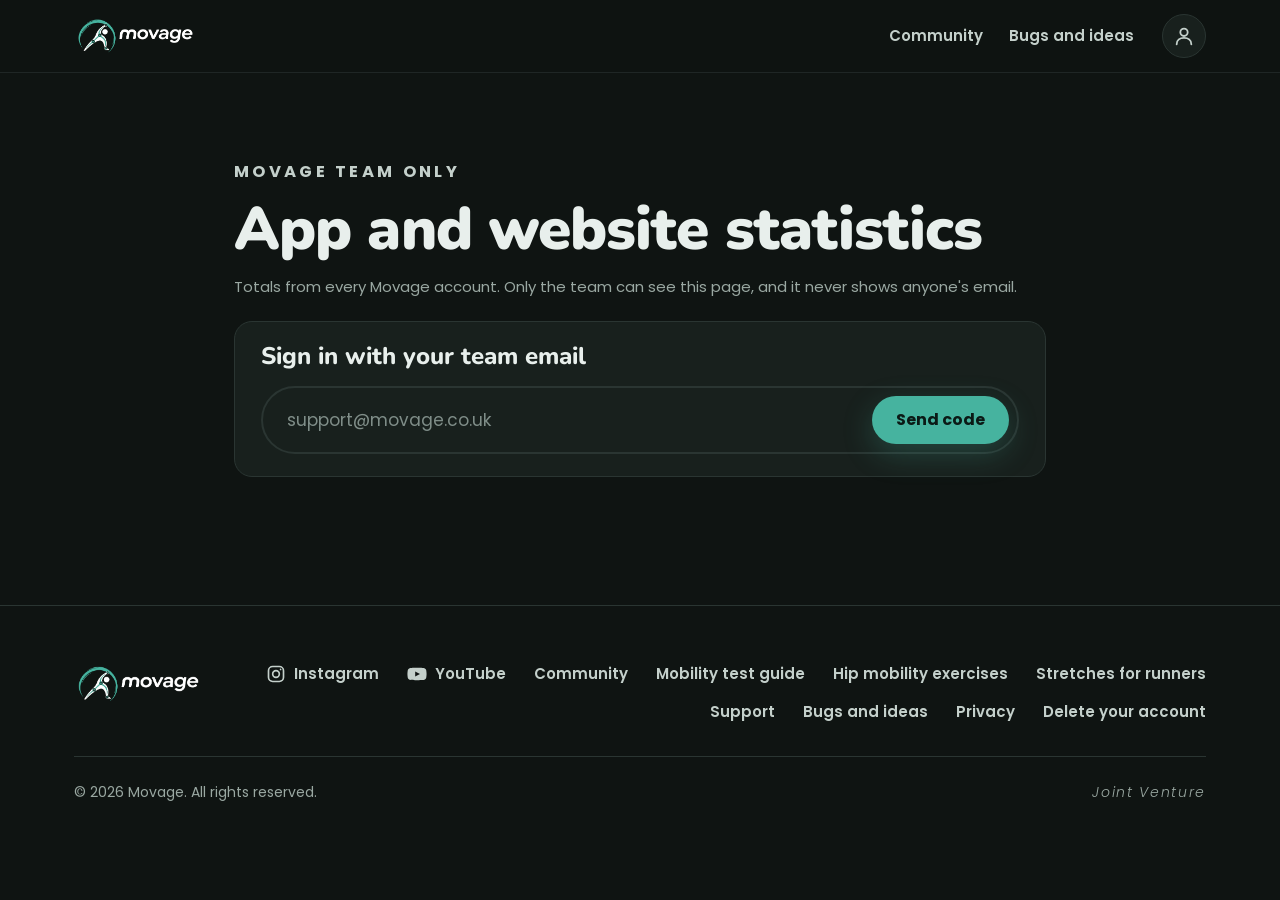
<file: statsinfo.html>
<!doctype html>
<html lang="en-GB">
<head>
<meta charset="utf-8">
<meta http-equiv="Content-Security-Policy" content="default-src 'self'; script-src 'self'; style-src 'self' 'unsafe-inline'; img-src 'self' data:; font-src 'self'; connect-src 'self' https://atmoejivzryboipwvwdv.supabase.co wss://atmoejivzryboipwvwdv.supabase.co; object-src 'none'; base-uri 'self'; form-action 'self'; frame-src 'none'; manifest-src 'self'; upgrade-insecure-requests">
<meta name="referrer" content="strict-origin-when-cross-origin">
<meta name="viewport" content="width=device-width, initial-scale=1, viewport-fit=cover">
<title>Stats | Movage</title>
<meta name="robots" content="noindex, nofollow">
<meta name="theme-color" content="#0f1412">
<link rel="icon" href="favicon.ico" sizes="any">
<link rel="stylesheet" href="assets/site.css?v=25">
</head>
<body>
<a class="skip" href="#main">Skip to content</a>
<header class="top"><div class="wrap"><a class="brand" href="./" aria-label="Movage mobility app home page"><img src="assets/logo-h-dark.png" alt="Movage mobility app logo" width="441" height="150"></a><nav class="nav" aria-label="Main"><a href="community.html">Community</a><a href="feedback.html">Bugs and ideas</a></nav></div></header>

<main id="main" class="doc fb cm adm">
<p class="eyebrow">Movage team only</p>
<h1>App and website statistics</h1>
<p class="meta">Totals from every Movage account. Only the team can see this page, and it never shows anyone's email.</p>

<section id="ad-auth" class="box fb-auth" hidden>
  <h2 class="fb-h">Sign in with your team email</h2>
  <form id="ad-email-form" class="fb-step" novalidate>
    <label class="hp" aria-hidden="true">Leave this empty <input type="text" name="company" tabindex="-1" autocomplete="off"></label>
    <label class="sr" for="ad-email">Email address</label>
    <div class="field"><input id="ad-email" type="email" autocomplete="email" inputmode="email" placeholder="support@movage.co.uk" required><button class="btn btn-primary" type="submit">Send code</button></div>
  </form>
  <form id="ad-code-form" class="fb-step" novalidate hidden>
    <p>We've sent a code to <strong id="ad-sent-to"></strong>.</p>
    <label class="sr" for="ad-code">Sign-in code</label>
    <div class="field"><input id="ad-code" type="text" inputmode="numeric" autocomplete="one-time-code" maxlength="8" placeholder="Enter the code" required><button class="btn btn-primary" type="submit">Sign in</button></div>
    <button class="fb-link" type="button" id="ad-restart">Use a different email</button>
  </form>
  <p class="fb-msg" id="ad-auth-msg" role="status" aria-live="polite"></p>
</section>

<section id="ad-denied" class="box" hidden>
  <h2 class="fb-h">This page is for the Movage team</h2>
  <p>You're signed in as <strong id="ad-who"></strong>, which isn't a team account. <button class="fb-link" type="button" id="ad-switch">Sign in with a different email</button></p>
</section>

<section id="ad-app" hidden>
  <div class="fb-bar">
    <span class="fb-who">Signed in as <strong id="ad-me"></strong></span>
    <span><label class="sr" for="ad-days">Period</label><select id="ad-days" class="fb-sel"><option value="7">Last 7 days</option><option value="30" selected>Last 30 days</option><option value="90">Last 90 days</option><option value="365">Last 12 months</option></select>
    <button class="fb-link" type="button" id="ad-refresh">Refresh</button> <button class="fb-link" type="button" id="ad-signout">Sign out</button></span>
  </div>
  <p class="fb-msg" id="ad-msg" role="status" aria-live="polite"></p>
  <nav class="fb-chips ad-jump" id="ad-jump" aria-label="Sections"></nav>
  <div id="ad-body"></div>
  <p class="fb-fine">Sessions and scores only include people who use Community with "Show my mobility time" or "Show my mobility score" on, and the app only shares about the last month of sessions. Everything else (tests, routines and history) stays on each person's phone, so it isn't counted here.</p>
</section>

<noscript><div class="box"><p>This page needs JavaScript.</p></div></noscript>
</main>
<footer class="foot"><div class="wrap"><img src="assets/logo-h-dark.png" alt="Movage, the mobility test and stretching app" width="441" height="150" loading="lazy"><nav aria-label="Footer"><a class="soc" href="https://www.instagram.com/movageapp/" rel="noopener" target="_blank" aria-label="Movage on Instagram"><svg viewBox="0 0 24 24" fill="none" stroke="currentColor" stroke-width="2" aria-hidden="true"><rect x="3" y="3" width="18" height="18" rx="5"/><circle cx="12" cy="12" r="4"/><circle cx="17.5" cy="6.5" r="1" fill="currentColor" stroke="none"/></svg><span>Instagram</span></a><a class="soc" href="https://www.youtube.com/@movageapp" rel="noopener" target="_blank" aria-label="Movage on YouTube"><svg viewBox="0 0 24 24" aria-hidden="true"><path fill="currentColor" d="M23 7.2a3 3 0 0 0-2.1-2.1C19 4.6 12 4.6 12 4.6s-7 0-8.9.5A3 3 0 0 0 1 7.2 31 31 0 0 0 .5 12 31 31 0 0 0 1 16.8a3 3 0 0 0 2.1 2.1c1.9.5 8.9.5 8.9.5s7 0 8.9-.5a3 3 0 0 0 2.1-2.1 31 31 0 0 0 .5-4.8 31 31 0 0 0-.5-4.8z"/><path fill="var(--bg, #0f1412)" d="M9.8 15.1 15.6 12 9.8 8.9z"/></svg><span>YouTube</span></a><a href="community.html">Community</a><a href="mobility-test.html">Mobility test guide</a><a href="hip-mobility-exercises.html">Hip mobility exercises</a><a href="stretching-routines-for-runners.html">Stretches for runners</a><a href="support.html">Support</a><a href="feedback.html">Bugs and ideas</a><a href="privacy.html">Privacy</a><a href="delete-account.html">Delete your account</a></nav><div class="fine"><span>&copy; 2026 Movage. All rights reserved.</span><span class="tag">Joint Venture</span></div></div></footer>
<script src="assets/supabase.js"></script>
<script src="assets/stats.js?v=7"></script>
<script src="assets/foot.js?v=2" defer></script>
</body>
</html>
</file>
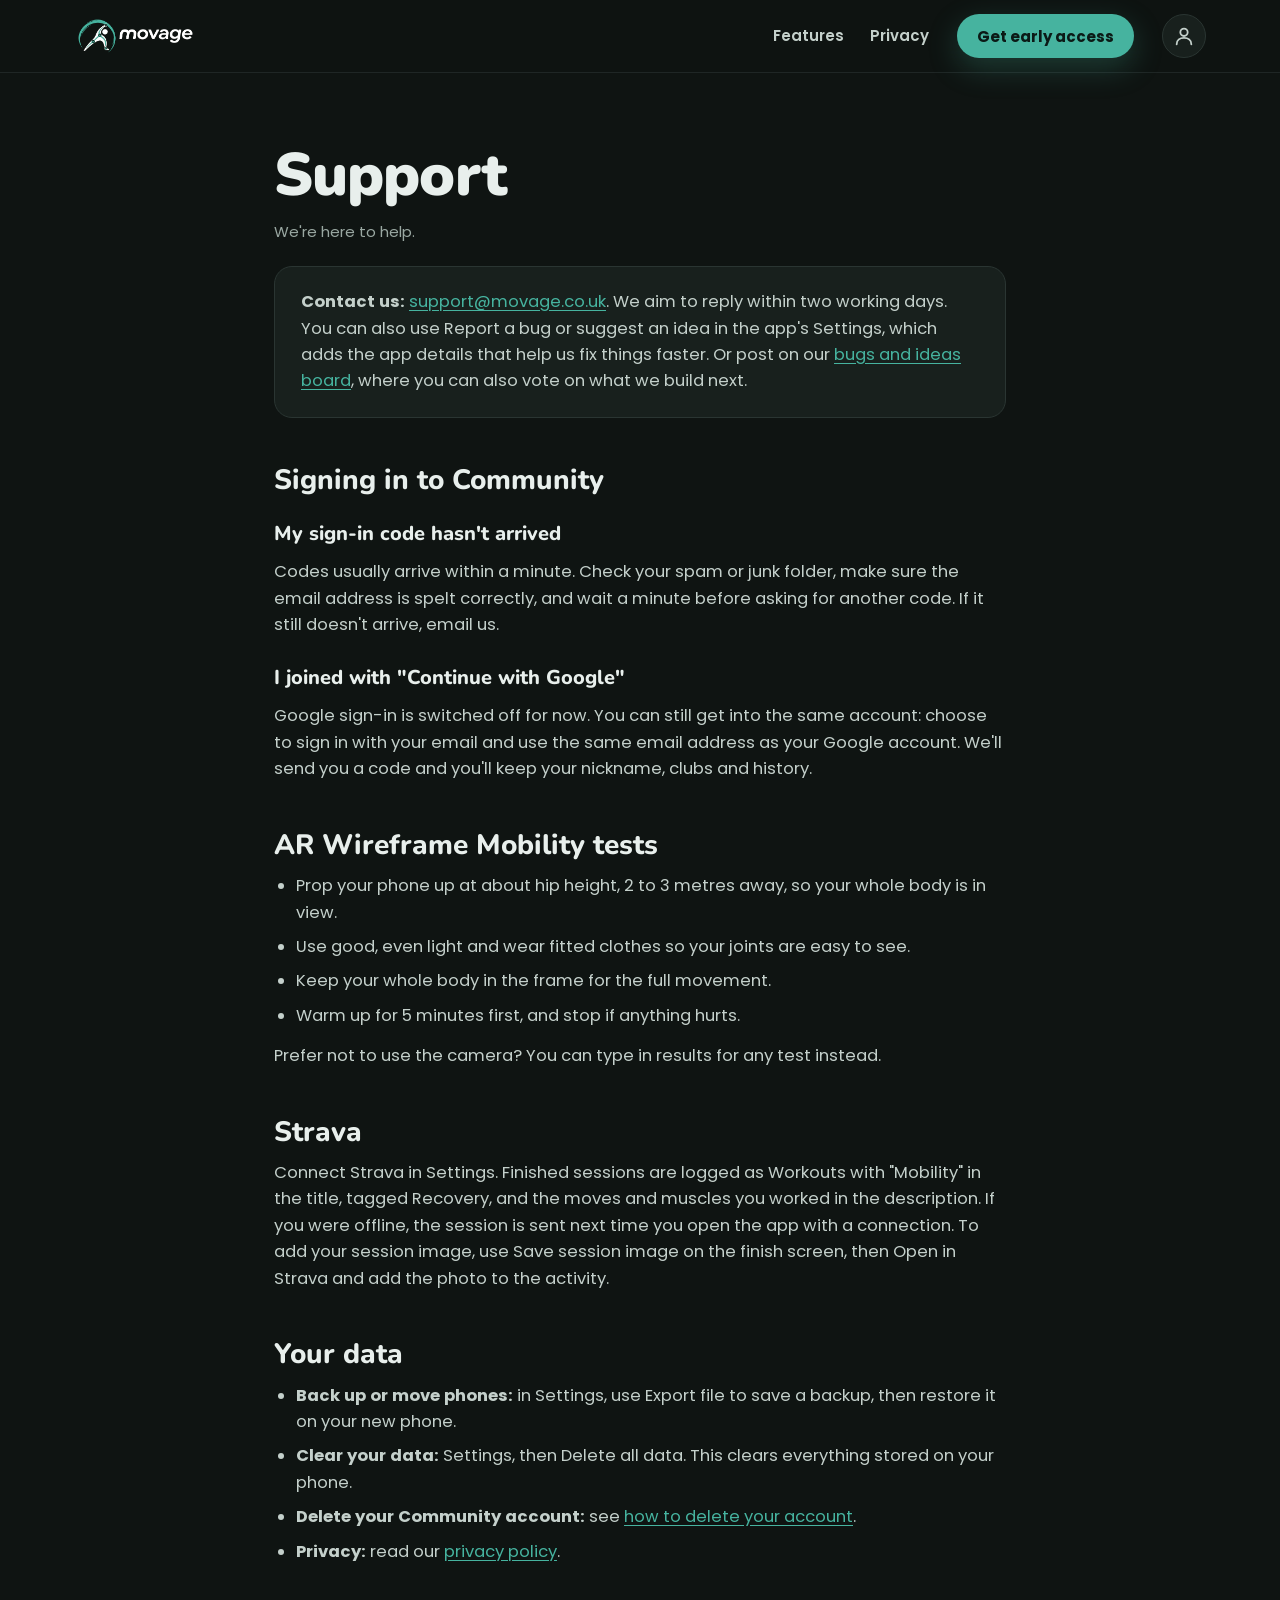
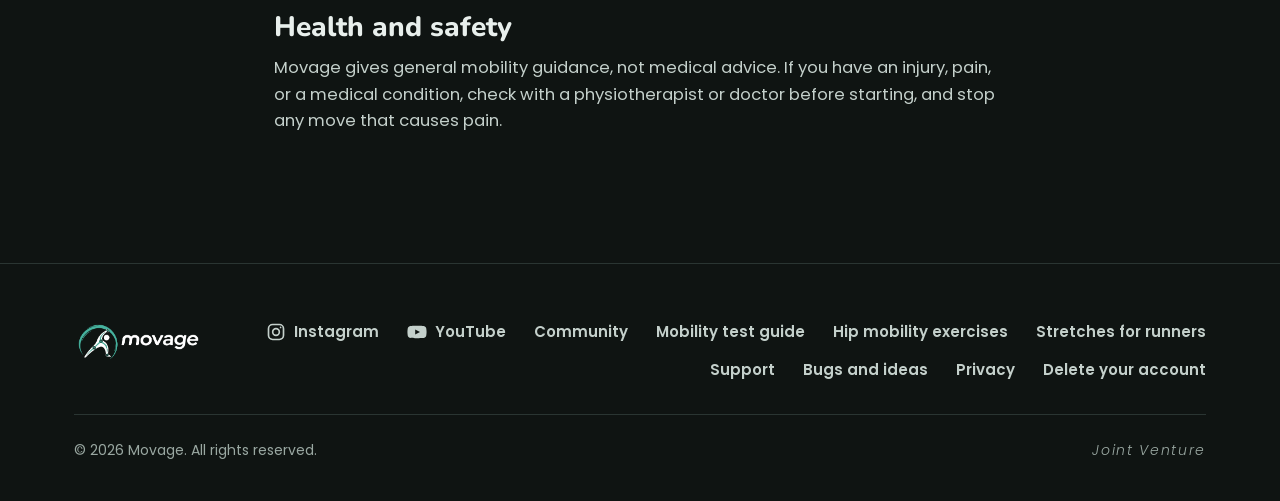
<file: support.html>
<!doctype html>
<html lang="en-GB">
<head>
<meta charset="utf-8">
<meta http-equiv="Content-Security-Policy" content="default-src 'self'; script-src 'self'; style-src 'self' 'unsafe-inline'; img-src 'self' data:; font-src 'self'; connect-src 'self' https://atmoejivzryboipwvwdv.supabase.co wss://atmoejivzryboipwvwdv.supabase.co; object-src 'none'; base-uri 'self'; form-action 'self'; frame-src 'none'; manifest-src 'self'; upgrade-insecure-requests">
<meta name="referrer" content="strict-origin-when-cross-origin">
<meta name="viewport" content="width=device-width, initial-scale=1, viewport-fit=cover">
<title>Support | Movage Mobility App</title>
<meta name="description" content="Help with the Movage mobility app: the camera mobility test, stretch routines, Community, your account and privacy.">
<meta name="theme-color" content="#0f1412">
<link rel="canonical" href="https://www.movage.co.uk/support.html">
<link rel="icon" href="favicon.ico" sizes="any">
<link rel="manifest" href="site.webmanifest">
<link rel="icon" type="image/png" sizes="32x32" href="assets/favicon-32.png">
<link rel="apple-touch-icon" href="assets/apple-touch-icon.png">
<link rel="stylesheet" href="assets/site.css?v=25">
</head>
<body>
<a class="skip" href="#main">Skip to content</a>
<header class="top"><div class="wrap"><a class="brand" href="./" aria-label="Movage mobility app home page"><img src="assets/logo-h-dark.png" alt="Movage mobility app logo" width="441" height="150"></a><nav class="nav" aria-label="Main"><a href="./#features">Features</a><a href="privacy.html">Privacy</a></nav><a class="btn btn-primary" href="./#join">Get early access</a></div></header>

<main id="main" class="doc">
<h1>Support</h1>
<p class="meta">We're here to help.</p>

<div class="box"><p><strong>Contact us:</strong> <a href="mailto:support@movage.co.uk">support@movage.co.uk</a>. We aim to reply within two working days. You can also use Report a bug or suggest an idea in the app's Settings, which adds the app details that help us fix things faster. Or post on our <a href="feedback.html">bugs and ideas board</a>, where you can also vote on what we build next.</p></div>

<h2>Signing in to Community</h2>
<h3>My sign-in code hasn't arrived</h3>
<p>Codes usually arrive within a minute. Check your spam or junk folder, make sure the email address is spelt correctly, and wait a minute before asking for another code. If it still doesn't arrive, email us.</p>
<h3>I joined with "Continue with Google"</h3>
<p>Google sign-in is switched off for now. You can still get into the same account: choose to sign in with your email and use the same email address as your Google account. We'll send you a code and you'll keep your nickname, clubs and history.</p>

<h2>AR Wireframe Mobility tests</h2>
<ul>
<li>Prop your phone up at about hip height, 2 to 3 metres away, so your whole body is in view.</li>
<li>Use good, even light and wear fitted clothes so your joints are easy to see.</li>
<li>Keep your whole body in the frame for the full movement.</li>
<li>Warm up for 5 minutes first, and stop if anything hurts.</li>
</ul>
<p>Prefer not to use the camera? You can type in results for any test instead.</p>

<h2>Strava</h2>
<p>Connect Strava in Settings. Finished sessions are logged as Workouts with "Mobility" in the title, tagged Recovery, and the moves and muscles you worked in the description. If you were offline, the session is sent next time you open the app with a connection. To add your session image, use Save session image on the finish screen, then Open in Strava and add the photo to the activity.</p>

<h2>Your data</h2>
<ul>
<li><strong>Back up or move phones:</strong> in Settings, use Export file to save a backup, then restore it on your new phone.</li>
<li><strong>Clear your data:</strong> Settings, then Delete all data. This clears everything stored on your phone.</li>
<li><strong>Delete your Community account:</strong> see <a href="delete-account.html">how to delete your account</a>.</li>
<li><strong>Privacy:</strong> read our <a href="privacy.html">privacy policy</a>.</li>
</ul>

<h2>Health and safety</h2>
<p>Movage gives general mobility guidance, not medical advice. If you have an injury, pain, or a medical condition, check with a physiotherapist or doctor before starting, and stop any move that causes pain.</p>
</main>

<footer class="foot"><div class="wrap"><img src="assets/logo-h-dark.png" alt="Movage, the mobility test and stretching app" width="441" height="150" loading="lazy"><nav aria-label="Footer"><a class="soc" href="https://www.instagram.com/movageapp/" rel="noopener" target="_blank" aria-label="Movage on Instagram"><svg viewBox="0 0 24 24" fill="none" stroke="currentColor" stroke-width="2" aria-hidden="true"><rect x="3" y="3" width="18" height="18" rx="5"/><circle cx="12" cy="12" r="4"/><circle cx="17.5" cy="6.5" r="1" fill="currentColor" stroke="none"/></svg><span>Instagram</span></a><a class="soc" href="https://www.youtube.com/@movageapp" rel="noopener" target="_blank" aria-label="Movage on YouTube"><svg viewBox="0 0 24 24" aria-hidden="true"><path fill="currentColor" d="M23 7.2a3 3 0 0 0-2.1-2.1C19 4.6 12 4.6 12 4.6s-7 0-8.9.5A3 3 0 0 0 1 7.2 31 31 0 0 0 .5 12 31 31 0 0 0 1 16.8a3 3 0 0 0 2.1 2.1c1.9.5 8.9.5 8.9.5s7 0 8.9-.5a3 3 0 0 0 2.1-2.1 31 31 0 0 0 .5-4.8 31 31 0 0 0-.5-4.8z"/><path fill="var(--bg, #0f1412)" d="M9.8 15.1 15.6 12 9.8 8.9z"/></svg><span>YouTube</span></a><a href="community.html">Community</a><a href="mobility-test.html">Mobility test guide</a><a href="hip-mobility-exercises.html">Hip mobility exercises</a><a href="stretching-routines-for-runners.html">Stretches for runners</a><a href="support.html" aria-current="page">Support</a><a href="feedback.html">Bugs and ideas</a><a href="privacy.html">Privacy</a><a href="delete-account.html">Delete your account</a></nav><div class="fine"><span>&copy; 2026 Movage. All rights reserved.</span><span class="tag">Joint Venture</span></div></div></footer>
<script src="assets/foot.js?v=2" defer></script>
<script src="assets/track.js?v=3" defer></script>
</body>
</html>
</file>
<file: assets/site.css>
/* Movage launch site. Brand: Movage design system (page-bg, brand-teal, brand-tint; Nunito display, Poppins text). */
@font-face { font-family: "Nunito"; font-weight: 800; font-style: normal; font-display: swap; src: url("fonts/nunito-latin-800-normal.woff2") format("woff2"); }
@font-face { font-family: "Nunito"; font-weight: 900; font-style: normal; font-display: swap; src: url("fonts/nunito-latin-900-normal.woff2") format("woff2"); }
@font-face { font-family: "Poppins"; font-weight: 300; font-style: italic; font-display: swap; src: url("fonts/poppins-latin-300-italic.woff2") format("woff2"); }
@font-face { font-family: "Poppins"; font-weight: 400; font-style: normal; font-display: swap; src: url("fonts/poppins-latin-400-normal.woff2") format("woff2"); }
@font-face { font-family: "Poppins"; font-weight: 600; font-style: normal; font-display: swap; src: url("fonts/poppins-latin-600-normal.woff2") format("woff2"); }
@font-face { font-family: "Poppins"; font-weight: 700; font-style: normal; font-display: swap; src: url("fonts/poppins-latin-700-normal.woff2") format("woff2"); }

:root {
  --bg: #0f1412; --card: #18201d; --tint: #173a33; --teal: #46b39f; --teal-deep: #0f6b5c;
  --text: #e8efec; --text-2: #9aa8a2; --text-3: #c4d0cb; --line: #2a3532;
  --z-sh: #6ea7e6; --z-oh: #ad8ae8; --z-th: #e889b1; --z-pc: #e3a24c; --z-hp: #4cc2a2; --z-an: #8fc25a;
  --display: "Nunito", "Varela Round", system-ui, sans-serif;
  --sans: "Poppins", system-ui, -apple-system, "Segoe UI", sans-serif;
  --wrap: 1180px; --r: 22px;
}
* { box-sizing: border-box; }
html { scroll-behavior: smooth; scroll-padding-top: 96px; -webkit-text-size-adjust: 100%; }
#join { scroll-margin-top: 24px; }
@media (prefers-reduced-motion: reduce) { html { scroll-behavior: auto; } *, *::before, *::after { animation: none !important; transition: none !important; } }
body { margin: 0; background: var(--bg); color: var(--text); font-family: var(--sans); font-size: 17px; line-height: 1.6; overflow-x: hidden; }
img { max-width: 100%; display: block; }
a { color: var(--teal); text-underline-offset: 3px; }
a:hover { color: var(--text); }
:focus-visible { outline: 3px solid var(--teal); outline-offset: 3px; border-radius: 6px; }
.wrap { width: 100%; max-width: var(--wrap); margin: 0 auto; padding: 0 24px; }
.skip { position: absolute; left: -999px; top: 8px; background: var(--teal); color: var(--bg); padding: 10px 16px; border-radius: 999px; font-weight: 700; z-index: 50; }
.skip:focus { left: 16px; }
h1, h2, h3 { font-family: var(--display); font-weight: 900; line-height: 1.02; letter-spacing: -0.015em; margin: 0; }
h2 { font-size: clamp(36px, 5vw, 58px); }
h3 { font-size: 24px; font-weight: 800; line-height: 1.15; letter-spacing: 0; }
p { margin: 0; }
.eyebrow { font-weight: 700; font-size: 14px; letter-spacing: .2em; text-transform: uppercase; color: var(--teal); }
.lede { color: var(--text-3); font-size: clamp(17px, 2vw, 20px); }
.accent { color: var(--teal); }

/* header */
.top { position: sticky; top: 0; z-index: 20; background: rgba(15,20,18,.82); backdrop-filter: blur(14px); -webkit-backdrop-filter: blur(14px); border-bottom: 1px solid rgba(42,53,50,.6); }
.top .wrap { display: flex; align-items: center; gap: 28px; height: 72px; }
.brand img { height: 42px; width: auto; }
.nav { display: flex; gap: 26px; margin-left: auto; }
.nav a { color: var(--text-3); text-decoration: none; font-weight: 600; font-size: 15px; }
.nav a:hover { color: var(--text); }
.btn { display: inline-flex; align-items: center; justify-content: center; gap: 10px; min-height: 48px; padding: 0 24px; border-radius: 999px; border: 0; font: 700 16px/1 var(--sans); text-decoration: none; cursor: pointer; transition: transform .15s, background .15s, box-shadow .15s; }
.btn-primary { background: var(--teal); color: #0b1a16; box-shadow: 0 10px 30px rgba(70,179,159,.25); }
.btn-primary:hover { color: #0b1a16; background: #5cc6b2; transform: translateY(-1px); }
.btn-ghost { background: transparent; color: var(--text); border: 2px solid rgba(232,239,236,.22); }
.btn-ghost:hover { border-color: var(--teal); color: var(--text); }
.top .btn { min-height: 44px; padding: 0 20px; font-size: 15px; }
@media (max-width: 860px) { .nav { display: none; } .top .btn { margin-left: auto; } .brand img { height: 36px; } }

/* hero */
.hero { position: relative; padding: 72px 0 96px; overflow: hidden; }
.glow { position: absolute; border-radius: 999px; pointer-events: none; }
.glow-a { width: 1100px; height: 1100px; right: -380px; top: -420px; background: radial-gradient(circle, rgba(70,179,159,.28) 0%, rgba(23,58,51,.5) 35%, rgba(15,20,18,0) 68%); }
.arc { position: absolute; border-radius: 999px; pointer-events: none; border: 28px solid rgba(70,179,159,.09); }
.arc-a { width: 900px; height: 900px; right: -320px; top: -300px; }
.arc-b { width: 760px; height: 760px; left: -460px; bottom: -520px; border-width: 20px; border-color: rgba(70,179,159,.07); }
.streaks { position: absolute; left: -10%; right: -10%; top: 58%; transform: rotate(-12deg); display: grid; gap: 22px; pointer-events: none; }
.streaks i { display: block; height: 8px; border-radius: 999px; background: linear-gradient(90deg, rgba(70,179,159,0), rgba(70,179,159,.45)); animation: dash 5.5s cubic-bezier(.6,0,.2,1) infinite; }
.streaks i:nth-child(1) { width: 55%; margin-left: 40%; }
.streaks i:nth-child(2) { width: 38%; margin-left: 55%; height: 3px; animation-delay: .6s; }
.streaks i:nth-child(3) { width: 64%; margin-left: 30%; height: 14px; opacity: .45; animation-delay: 1.1s; }
@keyframes dash { 0% { transform: translateX(-30%); opacity: 0; } 25% { opacity: 1; } 70% { opacity: 1; } 100% { transform: translateX(18%); opacity: 0; } }
.hero-grid > * { min-width: 0; }
.hero-grid { position: relative; display: grid; grid-template-columns: minmax(0, 1.08fr) minmax(0, .92fr); gap: 48px; align-items: center; }
.pill { display: inline-flex; align-items: center; gap: 12px; padding: 10px 20px; border-radius: 999px; border: 2px solid var(--teal); background: rgba(23,58,51,.6); font-weight: 700; font-size: 14px; letter-spacing: .18em; text-transform: uppercase; }
.node { width: 18px; height: 18px; border-radius: 999px; border: 3px solid var(--teal); display: inline-grid; place-items: center; flex: none; }
.node::after { content: ""; width: 7px; height: 7px; border-radius: 999px; background: var(--teal); }
.pill .node { animation: pulse 1.8s ease-in-out infinite; }
@keyframes pulse { 0%, 100% { box-shadow: 0 0 0 0 rgba(70,179,159,.55); } 60% { box-shadow: 0 0 0 10px rgba(70,179,159,0); } }
.hero h1 { font-size: clamp(56px, 9vw, 112px); margin: 26px 0 0; transform: skewX(-6deg); transform-origin: left bottom; }
.hero .lede { margin-top: 26px; max-width: 560px; }
.signup { margin-top: 34px; max-width: 560px; }
.field { display: flex; gap: 10px; padding: 8px; background: var(--card); border: 2px solid var(--line); border-radius: 999px; transition: border-color .15s; }
.field:focus-within { border-color: var(--teal); }
.field input { flex: 1; min-width: 0; background: none; border: 0; color: var(--text); font: 400 17px var(--sans); padding: 0 16px; }
.field input:focus { outline: none; }
.field input::placeholder { color: #7f8d88; }
.consent { display: flex; gap: 12px; align-items: flex-start; margin-top: 14px; font-size: 14px; color: var(--text-2); line-height: 1.5; }
.consent input { width: 20px; height: 20px; margin: 1px 0 0; accent-color: var(--teal); flex: none; }
.msg { margin-top: 12px; min-height: 24px; font-size: 15px; font-weight: 600; }
.msg.ok { color: var(--teal); } .msg.err { color: #f2867c; }
.hp { position: absolute; left: -9999px; width: 1px; height: 1px; overflow: hidden; }
.or { display: flex; align-items: center; gap: 16px; margin-top: 22px; color: var(--text-2); font-size: 15px; flex-wrap: wrap; }
.ig { display: inline-flex; align-items: center; gap: 10px; font-weight: 700; color: var(--text); text-decoration: none; }
.ig svg { width: 22px; height: 22px; }
.ig:hover { color: var(--teal); }
@media (max-width: 520px) { .field { flex-direction: column; border-radius: 22px; padding: 10px; } .field input { min-height: 48px; } .field .btn { width: 100%; } }

/* phones */
.phones { position: relative; height: 640px; }
.phone { position: absolute; width: 290px; border-radius: 46px; padding: 11px; background: linear-gradient(160deg, #2b3632, #121816); box-shadow: 0 40px 80px rgba(0,0,0,.55), inset 0 0 0 1px rgba(255,255,255,.08); }
.phone img { border-radius: 36px; width: 100%; height: auto; }
.phone-a { right: 150px; top: 0; z-index: 2; animation: float 7s ease-in-out infinite; }
.phone-b { right: -10px; top: 90px; transform: rotate(6deg); opacity: .96; animation: float2 8s ease-in-out infinite; }
@keyframes float { 0%, 100% { transform: translateY(0); } 50% { transform: translateY(-14px); } }
@keyframes float2 { 0%, 100% { transform: rotate(6deg) translateY(0); } 50% { transform: rotate(6deg) translateY(12px); } }
.badge { position: absolute; z-index: 3; display: flex; align-items: center; gap: 12px; padding: 14px 18px; background: rgba(24,32,29,.92); border: 1px solid var(--line); border-radius: 18px; box-shadow: 0 18px 40px rgba(0,0,0,.4); font-weight: 600; font-size: 14px; }
.badge b { font-family: var(--display); font-size: 26px; color: var(--teal); line-height: 1; }
.badge-a { left: 0; top: 120px; }
.badge-b { left: 30px; bottom: 60px; }
@media (max-width: 980px) {
  .hero-grid { grid-template-columns: minmax(0, 1fr); }
  .phones { height: 560px; max-width: 520px; margin: 10px auto 0; width: 100%; }
  .phone { width: 250px; } .phone-a { right: auto; left: 8%; } .phone-b { right: 4%; }
}
@media (max-width: 520px) { .phones { height: 470px; } .phone { width: 210px; border-radius: 36px; padding: 9px; } .phone img { border-radius: 28px; } .badge { display: none; } .phone-a { left: 0; } .phone-b { right: 0; top: 70px; } }

/* sections */
section { position: relative; }
.sec { padding: 104px 0; }
.sec-head { max-width: 760px; }
.sec-head h2 { margin-top: 14px; }
.sec-head .lede { margin-top: 18px; }
.center { text-align: center; margin-left: auto; margin-right: auto; }

.score { background: linear-gradient(180deg, rgba(23,58,51,.35), rgba(15,20,18,0)); border-top: 1px solid var(--line); }
.score-grid { display: grid; grid-template-columns: minmax(0, .9fr) minmax(0, 1.1fr); gap: 56px; align-items: center; margin-top: 8px; }
.ring { width: 260px; height: 260px; position: relative; margin: 0 auto; }
.ring svg { width: 100%; height: 100%; transform: rotate(-90deg); }
.ring .num { position: absolute; inset: 0; display: grid; place-items: center; text-align: center; }
.ring .num b { display: block; font-family: var(--display); font-size: 84px; line-height: .9; }
.ring .num span { color: var(--text-2); font-size: 15px; font-weight: 600; letter-spacing: .12em; text-transform: uppercase; }
.zones { display: grid; gap: 16px; }
.zone { display: grid; grid-template-columns: 150px 1fr 44px; gap: 16px; align-items: center; font-weight: 600; }
.bar { height: 12px; border-radius: 999px; background: rgba(255,255,255,.08); overflow: hidden; }
.bar i { display: block; height: 100%; border-radius: 999px; }
.zone em { font-style: normal; text-align: right; color: var(--text-2); font-variant-numeric: tabular-nums; }
@media (max-width: 860px) { .score-grid { grid-template-columns: 1fr; } .zone { grid-template-columns: 120px 1fr 40px; font-size: 15px; } }

.features { display: grid; grid-template-columns: repeat(3, minmax(0, 1fr)); gap: 20px; margin-top: 56px; }
.feat { background: var(--card); border: 1px solid var(--line); border-radius: var(--r); padding: 30px; transition: transform .2s, border-color .2s; }
.feat:hover { transform: translateY(-4px); border-color: rgba(70,179,159,.5); }
.ico { width: 56px; height: 56px; border-radius: 16px; background: var(--tint); display: grid; place-items: center; color: var(--teal); margin-bottom: 22px; }
.ico svg { width: 28px; height: 28px; }
.feat p { color: var(--text-3); margin-top: 10px; font-size: 16px; }
@media (max-width: 980px) { .features { grid-template-columns: repeat(2, minmax(0, 1fr)); } }
@media (max-width: 620px) { .features { grid-template-columns: 1fr; } }

.screens { display: grid; grid-template-columns: repeat(3, minmax(0, 1fr)); gap: 32px; margin-top: 60px; }
.screen { text-align: center; }
.screen .phone { position: relative; width: 100%; max-width: 280px; margin: 0 auto; }
.screen h3 { margin-top: 28px; }
.screen p { color: var(--text-3); margin-top: 8px; font-size: 16px; }
@media (max-width: 860px) { .screens { grid-template-columns: 1fr; gap: 56px; } }

.steps { display: grid; grid-template-columns: repeat(3, minmax(0, 1fr)); gap: 20px; margin-top: 56px; counter-reset: s; }
.step { position: relative; padding: 32px; border-radius: var(--r); background: var(--card); border: 1px solid var(--line); }
.step::before { counter-increment: s; content: counter(s); font-family: var(--display); font-weight: 900; font-size: 64px; line-height: 1; color: var(--teal); display: block; margin-bottom: 14px; }
.step p { color: var(--text-3); margin-top: 10px; font-size: 16px; }
@media (max-width: 860px) { .steps { grid-template-columns: 1fr; } }

.share { display: grid; grid-template-columns: minmax(0, 1fr) minmax(0, 1fr); gap: 64px; align-items: center; }
.share img { border-radius: 26px; box-shadow: 0 40px 80px rgba(0,0,0,.5); transform: rotate(-3deg); max-width: 440px; margin: 0 auto; width: 100%; }
.ticks { list-style: none; padding: 0; margin: 26px 0 0; display: grid; gap: 14px; }
.ticks li { display: flex; gap: 14px; align-items: flex-start; color: var(--text-3); }
.ticks li .node { margin-top: 4px; }
@media (max-width: 860px) { .share { grid-template-columns: 1fr; gap: 48px; } }

.cta { margin: 0 24px; border-radius: 36px; background: radial-gradient(circle at 80% 0%, rgba(70,179,159,.35), rgba(23,58,51,.9) 45%, #122a25 100%); border: 1px solid rgba(70,179,159,.35); overflow: hidden; }
.cta .inner { max-width: 760px; margin: 0 auto; padding: 88px 24px; text-align: center; }
.cta h2 { font-size: clamp(40px, 6vw, 72px); transform: skewX(-6deg); }
.cta .lede { margin: 20px auto 0; max-width: 560px; }
.cta .signup { margin: 34px auto 0; text-align: left; }
.cta .or { justify-content: center; }
@media (min-width: 1228px) { .cta { max-width: var(--wrap); margin: 0 auto; } }

.faq { max-width: 820px; margin: 48px auto 0; display: grid; gap: 14px; }
.faq details { background: var(--card); border: 1px solid var(--line); border-radius: 18px; padding: 0 26px; }
.faq summary { cursor: pointer; list-style: none; padding: 22px 36px 22px 0; font-weight: 700; font-size: 18px; position: relative; }
.faq summary::-webkit-details-marker { display: none; }
.faq summary::after { content: "+"; position: absolute; right: 0; top: 50%; transform: translateY(-50%); font-family: var(--display); font-size: 30px; color: var(--teal); transition: transform .2s; }
.faq details[open] summary::after { transform: translateY(-50%) rotate(45deg); }
.faq details p { color: var(--text-3); padding-bottom: 22px; font-size: 16px; }

/* footer */
.foot { border-top: 1px solid var(--line); padding: 56px 0 40px; margin-top: 104px; }
.foot .wrap { display: grid; grid-template-columns: auto 1fr; gap: 32px; align-items: start; }
.foot img { height: 44px; width: auto; }
.foot nav { display: flex; flex-wrap: wrap; gap: 14px 28px; justify-content: flex-end; }
.foot nav a { color: var(--text-3); text-decoration: none; font-weight: 600; font-size: 15px; }
.foot nav a:hover { color: var(--teal); }
.fine { grid-column: 1 / -1; color: var(--text-2); font-size: 14px; display: flex; flex-wrap: wrap; justify-content: space-between; gap: 10px; border-top: 1px solid var(--line); padding-top: 24px; }
.tag { font-family: var(--sans); font-style: italic; font-weight: 300; letter-spacing: .12em; }
@media (max-width: 700px) { .foot .wrap { grid-template-columns: 1fr; } .foot nav { justify-content: flex-start; } }

/* legal pages */
.doc { max-width: 780px; margin: 0 auto; padding: 72px 24px 24px; }
.doc h1 { font-size: clamp(40px, 6vw, 60px); }
.doc .meta { color: var(--text-2); margin-top: 14px; font-size: 15px; }
.doc h2 { font-size: 28px; font-weight: 800; margin-top: 48px; letter-spacing: 0; }
.doc h3 { font-size: 20px; margin-top: 28px; }
.doc p, .doc li { color: var(--text-3); font-size: 16.5px; }
.doc p { margin-top: 14px; }
.doc ul, .doc ol { margin: 14px 0 0; padding-left: 22px; display: grid; gap: 8px; }
.doc table { width: 100%; border-collapse: collapse; margin-top: 18px; font-size: 15px; }
.doc th, .doc td { text-align: left; vertical-align: top; padding: 12px 14px; border-bottom: 1px solid var(--line); color: var(--text-3); }
.doc th { color: var(--text); font-weight: 700; background: var(--card); }
.doc .box { background: var(--card); border: 1px solid var(--line); border-radius: 18px; padding: 22px 26px; margin-top: 22px; }
.doc .box p:first-child { margin-top: 0; }
.tablewrap { overflow-x: auto; }

/* Sign-up confirmation pop-up */
.pop { position: fixed; inset: 0; z-index: 100; display: grid; place-items: center; padding: 16px; background: rgba(5,9,8,.72); backdrop-filter: blur(6px); -webkit-backdrop-filter: blur(6px); opacity: 0; transition: opacity .2s; }
.pop[hidden] { display: none; }
.pop.open { opacity: 1; }
.pop-card { position: relative; width: 100%; max-width: 420px; padding: 36px 28px 24px; text-align: center; background: linear-gradient(180deg, var(--tint), var(--card) 60%); border: 1px solid rgba(70,179,159,.35); border-radius: var(--r); box-shadow: 0 30px 80px rgba(0,0,0,.5); transform: translateY(12px) scale(.97); transition: transform .2s; }
.pop.open .pop-card { transform: none; }
.pop-tick { width: 72px; height: 72px; margin: 0 auto 18px; border-radius: 50%; display: grid; place-items: center; background: var(--teal); color: #0b1a16; box-shadow: 0 0 0 10px rgba(70,179,159,.15), 0 12px 30px rgba(70,179,159,.35); }
.pop-tick svg { width: 38px; height: 38px; }
.pop-card h2 { margin: 0 0 10px; font: 900 28px/1.15 var(--display); color: var(--text); }
.pop-card p { margin: 0 0 8px; color: var(--text-3); font-size: 16px; line-height: 1.55; }
.pop-email { font-weight: 600; color: var(--teal) !important; overflow-wrap: anywhere; }
.pop-ig { width: 100%; margin-top: 18px; }
.pop-ig svg { width: 20px; height: 20px; }
.pop-done { width: 100%; min-height: 44px; margin-top: 8px; background: none; border: 0; color: var(--text-2); font: 600 15px var(--sans); cursor: pointer; }
.pop-done:hover { color: var(--text); }
.pop-x { position: absolute; top: 10px; right: 12px; width: 40px; height: 40px; border: 0; border-radius: 50%; background: none; color: var(--text-2); font-size: 28px; line-height: 1; cursor: pointer; }
.pop-x:hover { color: var(--text); background: rgba(255,255,255,.06); }
body.pop-lock { overflow: hidden; }

/* bugs and ideas board (feedback.html) */
.sr { position: absolute; width: 1px; height: 1px; padding: 0; margin: -1px; overflow: hidden; clip: rect(0 0 0 0); white-space: nowrap; border: 0; }
.fb { max-width: 860px; }
.fb .eyebrow { margin-bottom: 14px; }
.fb-h { font-size: 24px !important; margin: 0 0 6px !important; }
.fb-auth .field { margin-top: 18px; }
.fb-step p { margin-top: 14px; }
.fb-msg { min-height: 1.4em; margin-top: 12px !important; font-size: 15px !important; color: var(--teal) !important; }
.fb-msg.bad { color: #e3914f !important; }
.fb-msg:empty { min-height: 0; margin-top: 0 !important; }
.fb-fine { font-size: 13.5px !important; color: var(--text-2) !important; }
.fb-link { background: none; border: 0; padding: 6px 0; color: var(--teal); font: 600 15px var(--sans); cursor: pointer; text-decoration: underline; text-underline-offset: 3px; }
.fb-link:hover { color: var(--text); }
.fb-bar { display: flex; flex-wrap: wrap; align-items: center; justify-content: space-between; gap: 8px 16px; margin-top: 30px; padding: 12px 18px; background: var(--card); border: 1px solid var(--line); border-radius: 14px; font-size: 15px; color: var(--text-2); }
.fb-who strong { color: var(--text); font-weight: 600; overflow-wrap: anywhere; }
.fb-actions { display: flex; flex-wrap: wrap; gap: 12px; margin-top: 22px; }
.fb-new { display: grid; gap: 8px; }
.fb-new[hidden] { display: none; }
.fb-l { margin-top: 10px; font-weight: 600; font-size: 15px; color: var(--text); }
.fb-opt { font-weight: 400; color: var(--text-2); }
.fb-in { width: 100%; background: var(--bg); border: 2px solid var(--line); border-radius: 14px; color: var(--text); font: 400 16px/1.5 var(--sans); padding: 12px 14px; }
.fb-in:focus { outline: none; border-color: var(--teal); }
textarea.fb-in { resize: vertical; min-height: 64px; }
.fb-seg { display: inline-flex; gap: 6px; padding: 5px; background: var(--bg); border: 1px solid var(--line); border-radius: 999px; justify-self: start; margin-top: 8px; }
.fb-seg input { position: absolute; opacity: 0; }
.fb-seg span { display: block; padding: 8px 16px; border-radius: 999px; font-weight: 600; font-size: 15px; color: var(--text-2); cursor: pointer; }
.fb-seg input:checked + span { background: var(--teal); color: #0b1a16; }
.fb-seg input:focus-visible + span { outline: 3px solid var(--teal); outline-offset: 2px; }
.fb-row { display: flex; flex-wrap: wrap; gap: 12px; margin-top: 10px; }
.fb-filters { display: flex; flex-wrap: wrap; align-items: center; justify-content: space-between; gap: 12px; margin-top: 34px; }
.fb-chips { display: flex; gap: 8px; flex-wrap: wrap; }
.fb-chip { min-height: 40px; padding: 0 16px; border-radius: 999px; border: 1px solid var(--line); background: var(--card); color: var(--text-2); font: 600 15px var(--sans); cursor: pointer; }
.fb-chip.on { background: var(--tint); border-color: var(--teal); color: var(--text); }
.fb-sels { display: flex; gap: 8px; flex-wrap: wrap; }
.fb-sel { min-height: 40px; padding: 0 12px; border-radius: 12px; border: 1px solid var(--line); background: var(--card); color: var(--text); font: 500 15px var(--sans); }
.fb-list { list-style: none; padding: 0 !important; margin: 16px 0 0 !important; display: grid; gap: 12px !important; }
.fb-item { display: flex; gap: 16px; align-items: flex-start; padding: 18px 20px; background: var(--card); border: 1px solid var(--line); border-radius: 18px; }
.fb-item.open { border-color: rgba(70,179,159,.5); }
.fb-vote { flex: none; width: 58px; min-height: 64px; display: grid; place-items: center; align-content: center; gap: 2px; border-radius: 14px; border: 1px solid var(--line); background: var(--bg); color: var(--text-2); font: 700 16px var(--sans); cursor: pointer; }
.fb-vote svg { width: 20px; height: 20px; fill: currentColor; }
.fb-vote:hover { border-color: var(--teal); color: var(--text); }
.fb-vote.on { background: var(--teal); border-color: var(--teal); color: #0b1a16; }
.fb-main { flex: 1; min-width: 0; }
.fb-tags { display: flex; gap: 8px; flex-wrap: wrap; }
.fb-kind, .fb-status { font-size: 12.5px; font-weight: 700; letter-spacing: .04em; padding: 3px 10px; border-radius: 999px; }
.fb-kind.bug { background: rgba(227,145,79,.16); color: #f0a86c; }
.fb-kind.feature { background: rgba(173,138,232,.16); color: #c2a6f0; }
.fb-kind.test { background: rgba(110,167,230,.16); color: #8fbaf0; }
.fb-tick { cursor: default; }
.fb-tick svg { width: 24px; height: 24px; }
.fb-item.k-test { border-style: dashed; }
.fb-chip[hidden], .fb-seg label[hidden], .fb-actions .btn[hidden] { display: none; }
.fb-status { background: rgba(255,255,255,.06); color: var(--text-2); }
.fb-area { font-size: 12.5px; font-weight: 700; letter-spacing: .04em; padding: 3px 10px; border-radius: 999px; background: rgba(70,179,159,.12); color: #7fd0bf; }
select.fb-in { min-height: 50px; appearance: auto; }
.fb-status.s-planned, .fb-status.s-in_progress { background: rgba(110,167,230,.16); color: #8fbaf0; }
.fb-status.s-done { background: rgba(70,179,159,.18); color: var(--teal); }
.fb-title { margin: 8px 0 0 !important; font-size: 19px !important; line-height: 1.3 !important; }
.fb-open { background: none; border: 0; padding: 0; color: var(--text); font: inherit; text-align: left; cursor: pointer; }
.fb-open:hover { color: var(--teal); }
.fb-meta { margin-top: 4px !important; font-size: 14px !important; color: var(--text-2) !important; }
.fb-detail { margin-top: 12px; padding-top: 12px; border-top: 1px solid var(--line); }
.fb-body, .fb-ct { white-space: pre-wrap; overflow-wrap: anywhere; margin-top: 0 !important; }
.fb-dev { font-size: 14px !important; }
.fb-own { display: flex; flex-wrap: wrap; align-items: center; gap: 14px; margin-top: 12px; }
.fb-del { color: #e3914f; }
.fb-comments { list-style: none; padding: 0 !important; margin: 16px 0 0 !important; display: grid; gap: 10px !important; }
.fb-cm { padding: 10px 14px; border-radius: 12px; background: rgba(255,255,255,.03); border: 1px solid var(--line); }
.fb-cm.team { background: rgba(70,179,159,.08); border-color: rgba(70,179,159,.4); }
.fb-cm.muted { color: var(--text-2); font-size: 14px; }
.fb-cm .fb-meta { margin-top: 0 !important; }
.fb-ct { margin-top: 4px !important; }
.fb-reply { display: grid; gap: 8px; margin-top: 12px; }
.fb-reply .btn { justify-self: start; min-height: 42px; }
.fb-empty { padding: 28px 20px; text-align: center; color: var(--text-2); background: var(--card); border: 1px dashed var(--line); border-radius: 18px; }
@media (max-width: 520px) { .fb-item { padding: 14px; gap: 12px; } .fb-vote { width: 50px; min-height: 58px; } .fb-filters { flex-direction: column; align-items: stretch; } .fb-sels .fb-sel { flex: 1; } }

/* Bugs and ideas: live search */
.fb-search { position: relative; margin: 14px 0 4px; }
.fb-search svg { position: absolute; left: 14px; top: 50%; width: 18px; height: 18px; transform: translateY(-50%); fill: none; stroke: currentColor; stroke-width: 2; stroke-linecap: round; opacity: .6; pointer-events: none; }
.fb-search input { width: 100%; box-sizing: border-box; font: inherit; font-size: 16px; padding: 12px 42px 12px 42px; border-radius: 12px; border: 1px solid rgba(127,127,127,.35); background: rgba(127,127,127,.08); color: inherit; }
.fb-search input:focus { outline: 2px solid #46b39f; outline-offset: 1px; }
.fb-search input::-webkit-search-cancel-button { display: none; }
.fb-qx { position: absolute; right: 8px; top: 50%; transform: translateY(-50%); width: 30px; height: 30px; border: 0; border-radius: 50%; background: rgba(127,127,127,.2); color: inherit; font-size: 20px; line-height: 1; cursor: pointer; }
.fb-qmsg:empty { display: none; }
.fb-filters.dim { opacity: .45; }
.fb-snip { margin: 4px 0 2px; font-size: 14px; opacity: .8; }
.fb-list mark { background: rgba(70,179,159,.35); color: inherit; border-radius: 3px; padding: 0 1px; }

/* Community page */
.cm-scopes { margin: 18px 0 12px; }
.cm-scopes .fb-chips { flex-wrap: nowrap; overflow-x: auto; padding-bottom: 4px; scrollbar-width: none; }
.cm-scopes .fb-chips::-webkit-scrollbar { display: none; }
.cm-scopes .fb-chip { white-space: nowrap; }
.fb-chip.cm-add { border-style: dashed; color: var(--teal); }
.cm-boards { margin-bottom: 10px; }
.cm-sub .fb-chip { min-height: 36px; font-size: 14px; }
.cm-board { list-style: none; padding: 6px 0 !important; margin: 14px 0 0 !important; background: var(--card); border: 1px solid var(--line); border-radius: 18px; }
.cm-row { display: flex; align-items: center; gap: 14px; padding: 12px 18px; border-top: 1px solid var(--line); color: var(--text) !important; }
.cm-row:first-child { border-top: 0; }
.cm-row.me { background: var(--tint); }
.cm-rank { width: 28px; text-align: center; font-weight: 800; color: var(--text-2); font-variant-numeric: tabular-nums; }
.cm-row:nth-child(1) .cm-rank { color: #e8c35a; } .cm-row:nth-child(2) .cm-rank { color: #c9d1d6; } .cm-row:nth-child(3) .cm-rank { color: #d39a6a; }
.cm-name { flex: 1; min-width: 0; font-weight: 650; overflow-wrap: anywhere; }
.cm-you { color: var(--text-2); font-weight: 500; font-size: 14px; }
.cm-mem { display: block; color: var(--text-2); font-weight: 500; font-size: 13px; }
.cm-val { font-variant-numeric: tabular-nums; display: flex; align-items: center; gap: 6px; white-space: nowrap; }
.cm-val b { font-size: 18px; }
.cm-tick { width: 18px; height: 18px; display: inline-grid; place-items: center; }
.cm-tick svg { width: 16px; height: 16px; fill: transparent; }
.cm-tick.on svg { fill: var(--teal); }
.fb-chip .cm-tick { margin-right: 6px; vertical-align: -3px; }
.fb-chip .cm-tick svg { fill: var(--text-2); }
.fb-chip .cm-tick.on svg { fill: var(--teal); }
.cm-empty { padding: 18px; color: var(--text-2) !important; }
.cm-note { font-size: 14px !important; color: var(--text-2) !important; }
.cm-clubcard, .cm-joinbox, .cm-prof { margin-top: 18px; }
.cm-code { font-size: 20px; letter-spacing: .12em; color: var(--text); }
.cm-check { display: flex; gap: 10px; align-items: center; margin-top: 14px; color: var(--text-3); cursor: pointer; }
.cm-check input { width: 20px; height: 20px; accent-color: var(--teal); flex: none; }
.cm-joinbox h3 { margin-top: 22px !important; }
.cm-joinbox form + form { border-top: 1px solid var(--line); margin-top: 22px; }
.cm-danger { color: #e3914f !important; border-color: rgba(227,145,79,.5) !important; }

/* Post opened from an email link */
.fb-item.flash { box-shadow: 0 0 0 3px rgba(70,179,159,.6); transition: box-shadow .6s; }
.fb-item { scroll-margin-top: 90px; }

/* Community: my activity */
.cm-views { margin: 16px 0 4px; }
.cm-stats { display: grid; grid-template-columns: repeat(2, 1fr); gap: 10px; margin-top: 16px; }
@media (min-width: 640px) { .cm-stats { grid-template-columns: repeat(4, 1fr); } }
.cm-stat { background: var(--card); border: 1px solid var(--line); border-radius: 16px; padding: 14px 16px; }
.cm-stat b { display: block; font-size: 22px; color: var(--text); font-variant-numeric: tabular-nums; }
.cm-stat span { font-size: 13px; color: var(--text-2); }
.cm-chart, .cm-score { margin-top: 16px; }
.cm-bars { display: flex; align-items: flex-end; gap: 3px; height: 120px; margin-top: 12px; }
.cm-bar { flex: 1; background: rgba(127,127,127,.25); border-radius: 3px 3px 0 0; min-height: 2px; }
.cm-bar.on { background: var(--teal); }
.cm-big { display: flex; align-items: baseline; gap: 12px; margin-top: 8px; }
.cm-big > b { font-size: 56px; line-height: 1; color: var(--text); }
.cm-big > span { color: var(--text-2); display: flex; align-items: center; gap: 4px; }
.cm-zones { display: grid; gap: 10px; margin-top: 14px; }
.cm-zone { display: grid; grid-template-columns: 130px 1fr 34px; align-items: center; gap: 10px; color: var(--text-3); font-size: 15px; }
.cm-zone i { height: 8px; border-radius: 99px; background: rgba(127,127,127,.25); overflow: hidden; }
.cm-zone em { display: block; height: 100%; background: var(--teal); border-radius: 99px; }
.cm-zone b { text-align: right; color: var(--text); font-variant-numeric: tabular-nums; }
.cm-acct { display: grid; grid-template-columns: max-content 1fr; gap: 8px 18px; margin: 12px 0 0; }
.cm-acct dt { color: var(--text-2); }
.cm-acct dd { margin: 0; color: var(--text); overflow-wrap: anywhere; }

/* Social links in the footer */
.foot .soc { display: inline-flex; align-items: center; gap: 8px; }
.foot .soc svg { width: 20px; height: 20px; flex: none; }
.cm-ver { display: flex; align-items: center; gap: 4px; margin-top: 6px !important; color: var(--teal) !important; font-size: 15px !important; }

/* The hidden attribute always wins over display rules like .btn { display: inline-flex } */
[hidden] { display: none !important; }
.cm-who { background: var(--tint); border-radius: 12px; padding: 12px 14px; margin-bottom: 4px; }
.cm-who:empty { display: none; }

/* Community: monthly challenge (same medals as the app) */
.cm-chal { margin-top: 16px; }
.cm-chal:empty { display: none; }
.cm-chalhead { display: flex; align-items: center; gap: 14px; }
.cm-chalhead p { margin: 2px 0 0 !important; color: var(--text-2) !important; }
.cm-medal { flex: none; }
.cm-chbar { position: relative; height: 10px; background: rgba(127,127,127,.25); border-radius: 6px; margin: 22px 8px 0; }
.cm-chfill { height: 100%; border-radius: 6px; transition: width .4s; }
.cm-mark { position: absolute; top: -3px; transform: translateX(-50%); }
.cm-mark i { display: block; width: 16px; height: 16px; border-radius: 50%; background: var(--card); border: 3px solid var(--mc); box-sizing: border-box; }
.cm-mark.got i { background: var(--mc); }
.cm-mark em { position: absolute; top: 19px; left: 50%; transform: translateX(-50%); font-style: normal; font-size: 12px; font-weight: 700; color: var(--text-2); }
.cm-chline { margin-top: 30px !important; color: var(--text-3) !important; }
.cm-medals { display: grid; grid-template-columns: repeat(2, 1fr); gap: 10px; margin-top: 14px; }
@media (min-width: 640px) { .cm-medals { grid-template-columns: repeat(4, 1fr); } }
.cm-mlevel { display: flex; align-items: center; gap: 8px; opacity: .55; }
.cm-mlevel.got { opacity: 1; }
.cm-mlevel span { display: flex; flex-direction: column; font-size: 13px; color: var(--text-2); }
.cm-mlevel b { color: var(--text); font-size: 14px; }
.cm-zone > span { display: flex; align-items: center; gap: 8px; }
.cm-zdot { width: 9px; height: 9px; border-radius: 50%; flex: none; }

/* Front page: quick and full test */
.testopts { display: grid; grid-template-columns: repeat(2, minmax(0, 1fr)); gap: 20px; margin-top: 56px; }
.topt { background: var(--card); border: 1px solid var(--line); border-radius: var(--r); padding: 32px; }
.topt.full { border-color: rgba(70,179,159,.45); background: linear-gradient(180deg, var(--tint), var(--card) 60%); }
.topt-tag { display: inline-block; font-size: 13px; font-weight: 700; letter-spacing: .12em; text-transform: uppercase; color: var(--teal); }
.topt-big { margin-top: 10px; font-size: 20px; color: var(--text-2); }
.topt-big b { font-size: 40px; color: var(--text); font-weight: 800; }
.topt-big span { margin: 0 6px; }
.topt > p:not(.topt-tag):not(.topt-big):not(.topt-best) { color: var(--text-3); margin-top: 14px; font-size: 16px; }
.topt ul { margin: 16px 0 0; padding: 0; list-style: none; display: grid; gap: 8px; }
.topt li { position: relative; padding-left: 26px; color: var(--text-3); font-size: 15.5px; }
.topt li::before { content: ""; position: absolute; left: 2px; top: 6px; width: 12px; height: 7px; border-left: 2.5px solid var(--teal); border-bottom: 2.5px solid var(--teal); transform: rotate(-45deg); }
.topt-best { margin-top: 18px; font-weight: 700; color: var(--text); }
.testwhy { max-width: 760px; margin: 32px auto 0; text-align: center; color: var(--text-3); font-size: 16.5px; }
@media (max-width: 760px) { .testopts { grid-template-columns: 1fr; } .topt { padding: 26px; } }

/* Admin statistics */
.adm .fb-bar { flex-wrap: wrap; gap: 10px; }
.ad-sec { margin-top: 18px; }
.ad-sec h3 { font-size: 16px !important; margin-top: 22px !important; color: var(--text-2); }
.ad-sub { display: block; margin-top: 4px; font-size: 12.5px; color: var(--teal); }
.ad-bars { height: 110px; }
.ad-axis { display: flex; justify-content: space-between; font-size: 12px; color: var(--text-2); margin-top: 6px; }
.ad-table { width: 100%; border-collapse: collapse; margin-top: 10px; font-size: 15px; }
.ad-table th, .ad-table td { text-align: left; padding: 8px 4px; border-bottom: 1px solid var(--line); color: var(--text-3); }
.ad-table th { color: var(--text-2); font-weight: 600; font-size: 13px; }
.ad-table td:last-child, .ad-table th:last-child { text-align: right; font-variant-numeric: tabular-nums; color: var(--text); }
.foot .foot-admin { color: var(--teal); }
.ad-scroll { overflow-x: auto; }
.ad-scroll .ad-table { min-width: 560px; }
.ad-scroll .ad-table td:last-child { text-align: right; }

/* Account menu in the header */
.acct { position: relative; flex: none; }
.acct-btn { position: relative; width: 44px; height: 44px; border-radius: 50%; border: 1px solid var(--line); background: var(--card); color: var(--text-3); display: grid; place-items: center; cursor: pointer; }
.acct-btn:hover, .acct-btn[aria-expanded="true"] { color: var(--text); border-color: rgba(70,179,159,.6); }
.acct-btn.in { color: var(--teal); }
.acct-dot { position: absolute; right: 1px; bottom: 1px; width: 11px; height: 11px; border-radius: 50%; background: var(--teal); border: 2px solid var(--bg); display: none; }
.acct-btn.in .acct-dot { display: block; }
.acct-menu { position: absolute; right: 0; top: calc(100% + 10px); width: 270px; max-width: calc(100vw - 32px); background: var(--card); border: 1px solid var(--line); border-radius: 16px; box-shadow: 0 18px 48px rgba(0,0,0,.45); padding: 8px; z-index: 40; }
.acct-head { padding: 10px 12px 12px; border-bottom: 1px solid var(--line); margin-bottom: 6px; display: grid; gap: 2px; }
.acct-head b { color: var(--text); font-size: 15px; overflow-wrap: anywhere; }
.acct-head span { color: var(--text-2); font-size: 13px; }
.acct-menu a { display: flex; align-items: center; gap: 12px; padding: 10px 12px; border-radius: 10px; color: var(--text-3); text-decoration: none; font-weight: 600; font-size: 15px; }
.acct-menu a:hover, .acct-menu a:focus-visible { background: var(--tint); color: var(--text); outline: none; }
.acct-menu a svg { color: var(--teal); flex: none; }
.acct-sep { height: 1px; background: var(--line); margin: 6px 4px; }
@media (max-width: 860px) { .top .wrap { gap: 12px; } .top .wrap .acct { margin-left: auto; } .top .btn + .acct { margin-left: 0; } }
@media (max-width: 400px) { .top .btn { padding: 0 14px; font-size: 14px; } }
.cm-two { display: grid; grid-template-columns: 1fr 1fr; gap: 0 14px; }
@media (max-width: 520px) { .cm-two { grid-template-columns: 1fr; } }
select.fb-in { appearance: auto; }
.ad-flag { display: inline-block; width: 22px; height: 16px; border-radius: 3px; vertical-align: -3px; margin-right: 8px; box-shadow: 0 0 0 1px rgba(255,255,255,.12); object-fit: cover; }
.ad-flag.none { display: inline-block; background: rgba(127,127,127,.25); }
.ad-table td:nth-child(2) { white-space: nowrap; }

/* Guide pages */
.guide .lede { max-width: none; margin-top: 18px; }
.g-crumbs ol { list-style: none; padding: 0; margin: 0 0 18px; display: flex; flex-wrap: wrap; gap: 6px; font-size: 14px; }
.g-crumbs li { color: var(--text-2); font-size: 14px; }
.g-crumbs li + li::before { content: "/"; margin-right: 6px; opacity: .6; }
.g-crumbs a { color: var(--text-2); }
.g-zones { list-style: none; padding: 0 !important; display: flex !important; flex-wrap: wrap; gap: 10px 18px !important; }
.g-zones i { display: inline-block; width: 12px; height: 12px; border-radius: 4px; margin-right: 8px; vertical-align: -1px; }
.g-item { display: grid; grid-template-columns: 220px 1fr; gap: 22px; align-items: start; margin-top: 26px; padding-top: 26px; border-top: 1px solid var(--line); scroll-margin-top: 90px; }
.g-item h3 { margin-top: 0; }
.g-media { margin: 0; position: relative; border-radius: 16px; overflow: hidden; background: var(--card); aspect-ratio: 1; }
.g-media img, .g-media video { width: 100%; height: 100%; object-fit: cover; display: block; }
.g-vid { cursor: pointer; }
.g-play { position: absolute; left: 50%; top: 50%; width: 54px; height: 54px; margin: -27px 0 0 -27px; border-radius: 50%; background: rgba(0,0,0,.55); pointer-events: none; transition: opacity .2s; }
.g-play::after { content: ""; position: absolute; left: 21px; top: 16px; border-left: 18px solid #fff; border-top: 11px solid transparent; border-bottom: 11px solid transparent; }
.g-media.playing .g-play { opacity: 0; }
.g-tag { display: inline-block; font-size: 12px; font-weight: 700; padding: 3px 9px; border-radius: 99px; background: var(--card); border: 1px solid var(--line); color: var(--text-2); vertical-align: 3px; margin-left: 6px; }
.g-mins { font-size: 15px; font-weight: 600; color: var(--text-2); margin-left: 8px; }
.g-good b, .g-what b { color: var(--text); }
.g-cta { margin-top: 48px !important; }
.g-safe { margin-top: 18px; }
.g-rels { display: grid; grid-template-columns: repeat(auto-fit, minmax(220px, 1fr)); gap: 14px; margin-top: 16px; }
.g-rel { display: block; background: var(--card); border: 1px solid var(--line); border-radius: 16px; padding: 16px 18px; text-decoration: none; color: var(--text); }
.g-rel b { display: block; }
.g-rel span { display: block; color: var(--text-2); font-size: 14.5px; margin-top: 4px; }
.g-rel:hover { border-color: var(--text-2); }
@media (max-width: 620px) { .g-item { grid-template-columns: 1fr; } .g-media { max-width: 360px; } }

/* Admin: website visitors */
.ad-jump { margin: 14px 0 0; }
.ad-jump a { text-decoration: none; }
.ad-sec { scroll-margin-top: 90px; }
.ad-cols { display: grid; grid-template-columns: repeat(auto-fit, minmax(200px, 1fr)); gap: 0 24px; }
.ad-share { display: grid; gap: 8px; margin-top: 12px; }
.ad-shr { display: grid; grid-template-columns: minmax(80px, 1fr) 2fr 40px; gap: 10px; align-items: center; font-size: 14.5px; color: var(--text-3); }
.ad-shr i { height: 8px; border-radius: 4px; background: var(--line); overflow: hidden; }
.ad-shr em { display: block; height: 100%; background: var(--z-hp); border-radius: 4px; }
.ad-shr b { text-align: right; color: var(--text); font-size: 14px; }
.ad-mini { display: block; height: 4px; margin-top: 6px; border-radius: 2px; background: var(--line); overflow: hidden; min-width: 60px; }
.ad-mini em { display: block; height: 100%; background: var(--z-hp); }
/* Admin charts: vertical scale */
.ad-chart { display: flex; gap: 8px; margin-top: 12px; }
.ad-y { display: flex; flex-direction: column; justify-content: space-between; height: 110px; font-size: 11.5px; color: var(--text-2); text-align: right; min-width: 24px; font-variant-numeric: tabular-nums; }
.ad-y span { line-height: 1; transform: translateY(-1px); }
.ad-y span:last-child { transform: translateY(1px); }
.ad-plot { position: relative; flex: 1; min-width: 0; height: 110px; border-left: 1px solid var(--line); border-bottom: 1px solid var(--line); }
.ad-plot .ad-bars { margin-top: 0; height: 100%; position: relative; }
.ad-grid { position: absolute; left: 0; right: 0; border-top: 1px dashed var(--line); pointer-events: none; }
.ad-grid.g1 { top: 0; } .ad-grid.g2 { top: 50%; }
.ad-axis-x { padding-left: 32px; }
</file>
